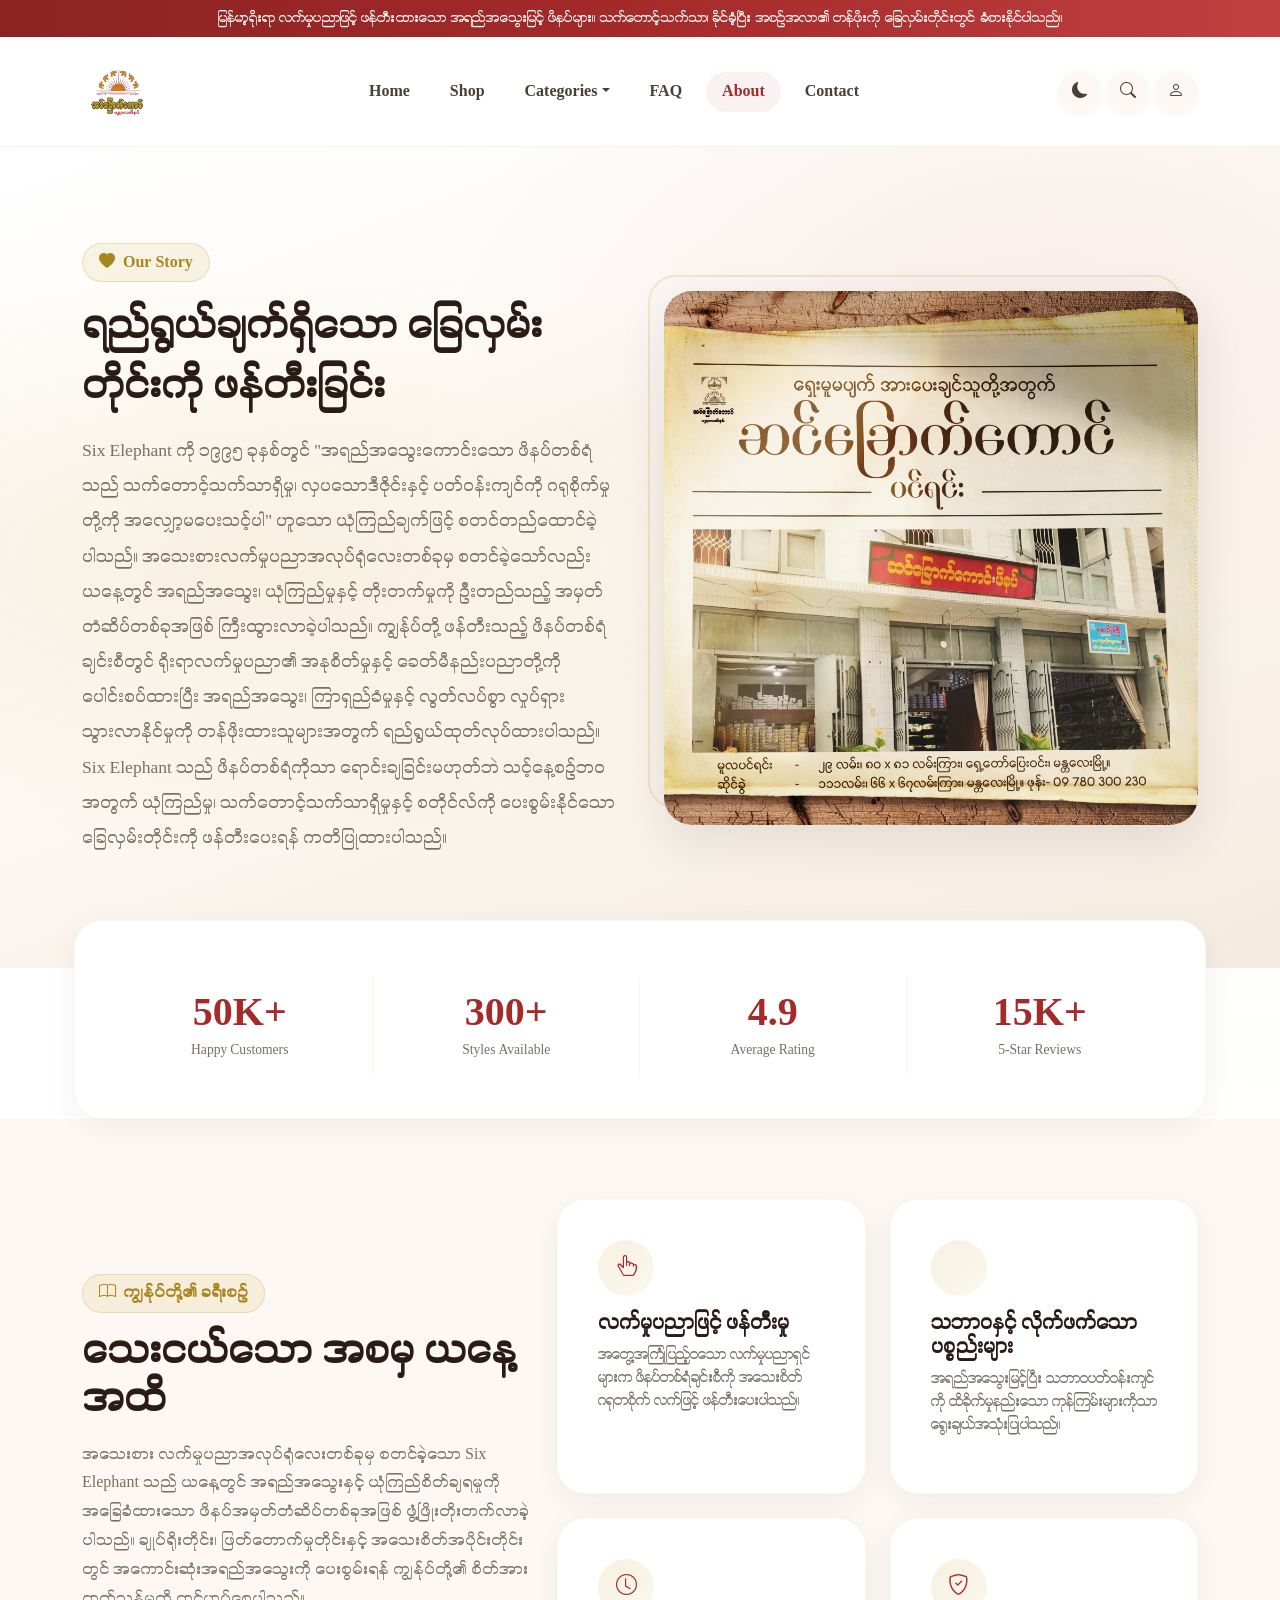
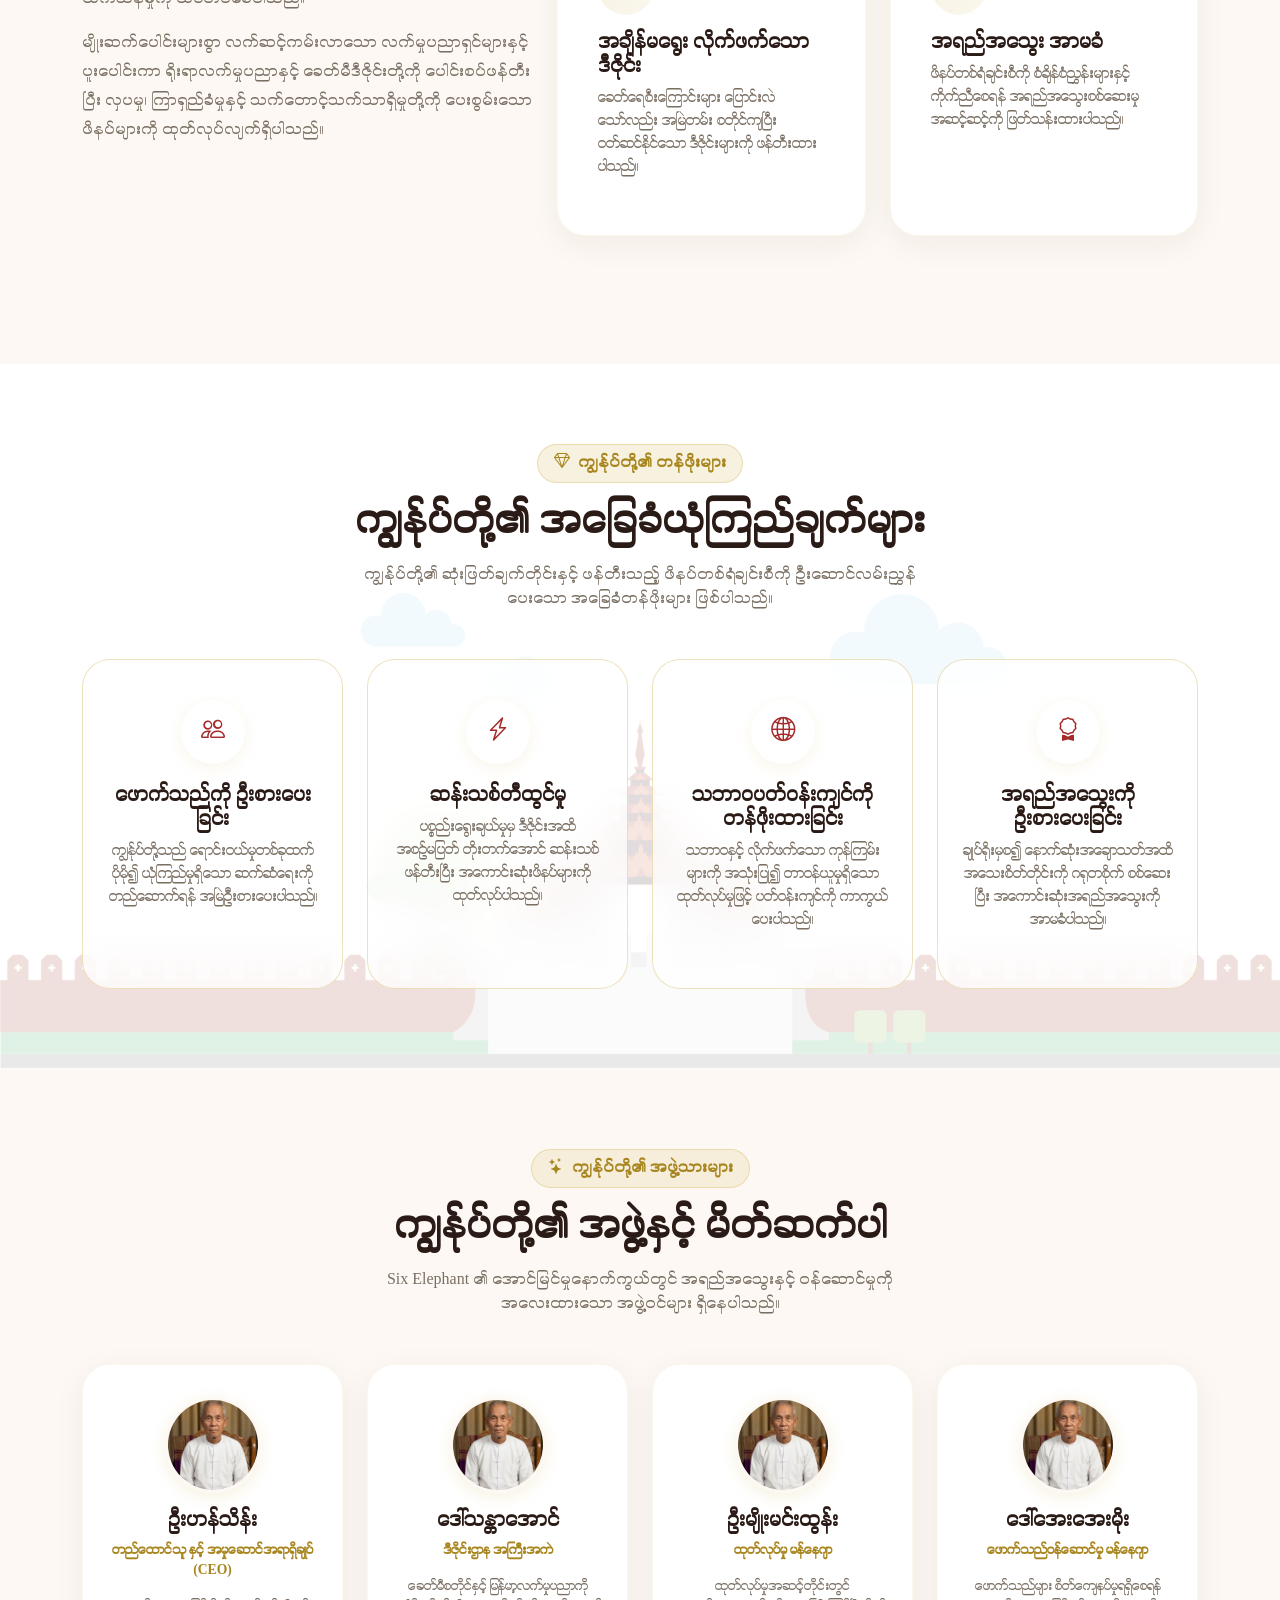
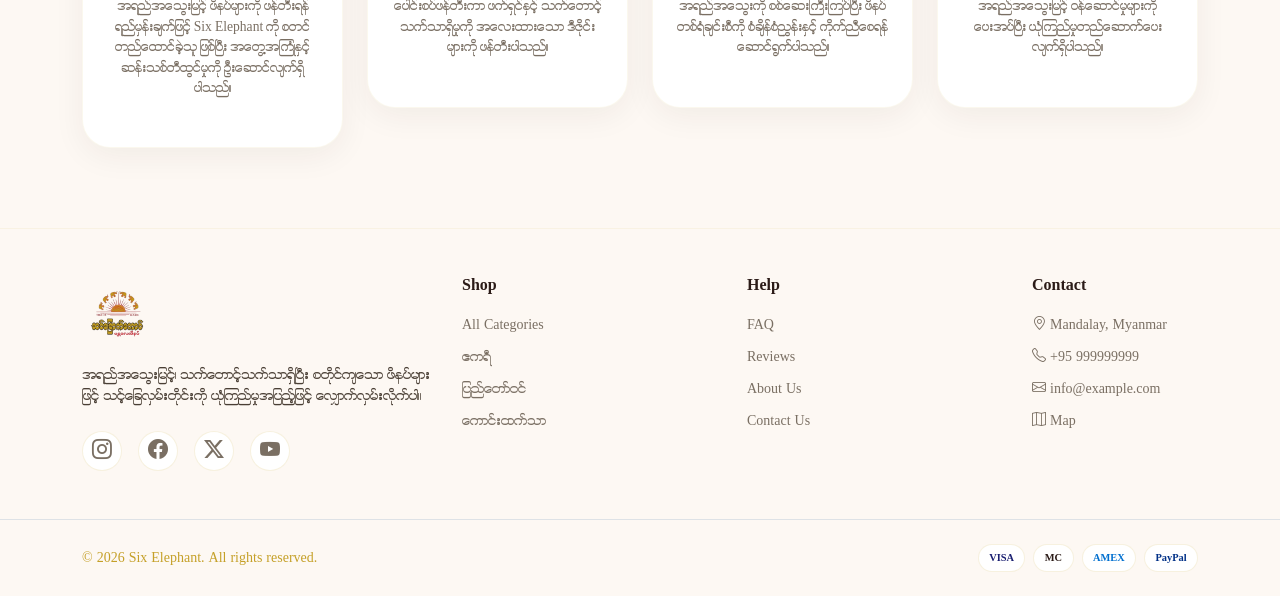
<file: about.html>
<!DOCTYPE html>
<html lang="en">
<head>
    <meta charset="UTF-8">
    <meta name="viewport" content="width=device-width, initial-scale=1.0">
    <meta name="description" content="Learn about Six Elephant - Premium Footwear. Our story, mission, values, and the team behind your favorite shoes.">
    <title>About Us - Six Elephant</title>
    <link rel="icon" href="images/logo.png" type="image/png">

    <link rel="preconnect" href="https://fonts.googleapis.com">
    <link rel="preconnect" href="https://fonts.gstatic.com" crossorigin>
    <link href="https://fonts.googleapis.com/css2?family=Inter:wght@400;500;600;700&family=Outfit:wght@400;500;600;700;800&display=swap" rel="stylesheet">

    <link href="https://cdn.jsdelivr.net/npm/bootstrap@5.3.3/dist/css/bootstrap.min.css" rel="stylesheet">
    <link href="https://cdn.jsdelivr.net/npm/bootstrap-icons@1.11.3/font/bootstrap-icons.min.css" rel="stylesheet">
    <link rel="stylesheet" href="css/style.css">

</head>
<body>

    <!-- Announcement Bar -->
    <div class="announcement-bar text-white py-2 text-center d-none d-md-block">
        မြန်မာ့ရိုးရာ လက်မှုပညာဖြင့် ဖန်တီးထားသော အရည်အသွေးမြင့် ဖိနပ်များ။ သက်တောင့်သက်သာ၊ ခိုင်ခံ့ပြီး အစဉ်အလာ၏ တန်ဖိုးကို ခြေလှမ်းတိုင်းတွင် ခံစားနိုင်ပါသည်။    
    </div>
    <div class="announcement-bar text-white py-2 text-center d-block d-md-none">
        အရည်အသွေးမြင့်၊ သက်တောင့်သက်သာရှိသော မြန်မာ့လက်မှုပညာ ဖိနပ်များ။
    </div>

    <!-- Navbar -->
    <nav class="navbar navbar-expand-lg bg-white sticky-top" id="mainNav">
        <div class="container">
            <a class="navbar-brand" href="index.html">
                <img src="images/logo.png" alt="Brand Logo">
            </a>

            <button class="navbar-toggler border-0" type="button" data-bs-toggle="collapse" data-bs-target="#navbarNav" aria-controls="navbarNav" aria-expanded="false" aria-label="Toggle navigation">
                <div class="hamburger">
                    <span></span>
                    <span></span>
                    <span></span>
                </div>
            </button>

            <div class="collapse navbar-collapse" id="navbarNav">
                <ul class="navbar-nav mx-auto gap-lg-2">
                    <li class="nav-item"><a class="nav-link" href="index.html">Home</a></li>
                    <li class="nav-item"><a class="nav-link" href="shop.html">Shop</a></li>
                    <li class="nav-item dropdown">
                        <a class="nav-link dropdown-toggle" href="#" id="categoriesDropdown" role="button" data-bs-toggle="dropdown" aria-expanded="false">Categories</a>
                        <ul class="dropdown-menu" aria-labelledby="categoriesDropdown">
                            <li><a class="dropdown-item" href="shop.html">All Categories</a></li>
                            <li><a class="dropdown-item" href="shop.html">ကောင်းထက်သာ</a></li>
                            <li><a class="dropdown-item" href="shop.html">ဧကရီ</a></li>
                            <li><a class="dropdown-item" href="shop.html">ပြည်တော်ဝင်</a></li>
                        </ul>
                    </li>
                    <li class="nav-item"><a class="nav-link" href="faq.html">FAQ</a></li>
                    <li class="nav-item"><a class="nav-link active" href="about.html">About</a></li>
                    <li class="nav-item"><a class="nav-link" href="contact.html">Contact</a></li>
                </ul>
                <div class="d-flex align-items-center gap-1">
                    <button class="nav-icon-btn" id="themeToggle" aria-label="Toggle theme"><i class="bi bi-moon-fill" id="themeIcon"></i></button>
                    <button class="nav-icon-btn" id="searchToggle" aria-label="Search"><i class="bi bi-search"></i></button>
                    <button class="nav-icon-btn" aria-label="Account"><i class="bi bi-person"></i></button>
                    
                </div>
            </div>
        </div>
    </nav>

    <!-- Search Overlay -->
    <div class="search-overlay" id="searchOverlay" role="dialog" aria-modal="true" aria-label="Search">
        <button class="search-close" id="searchClose" aria-label="Close search"><i class="bi bi-x-lg"></i></button>
        <div class="search-container">
            <form class="search-form" action="#" method="get" role="search">
                <i class="bi bi-search search-icon" id="searchInputIcon"></i>
                <input type="search" id="searchInput" placeholder="Search shoes, categories, styles..." autocomplete="off" spellcheck="false">
                <span class="search-underline"></span>
            </form>
            <div class="search-hints">
                <span>Press</span>
                <kbd><i class="bi bi-command"></i>K</kbd>
                <span>to search</span>
                <span class="mx-1 opacity-50">·</span>
                <kbd>ESC</kbd>
                <span>to close</span>
            </div>
        </div>
    </div>

    <main>
        <!-- About Hero -->
        <section class="about-hero">
            <div class="container">
                <div class="row align-items-center g-5">
                    <div class="col-lg-6">
                        <span class="about-hero-badge mb-3 d-inline-flex">
                            <i class="bi bi-heart-fill"></i> Our Story
                        </span>
                        <h1 class="display-font lh-base display-6 fw-bold mb-3">
                            ရည်ရွယ်ချက်ရှိသော ခြေလှမ်းတိုင်းကို ဖန်တီးခြင်း
                        </h1>
                        <p class="lh-lg text-justify">
                            Six Elephant ကို ၁၉၉၅ ခုနှစ်တွင် "အရည်အသွေးကောင်းသော ဖိနပ်တစ်ရံသည် သက်တောင့်သက်သာရှိမှု၊ လှပသောဒီဇိုင်းနှင့် ပတ်ဝန်းကျင်ကို ဂရုစိုက်မှုတို့ကို အလျှော့မပေးသင့်ပါ" ဟူသော ယုံကြည်ချက်ဖြင့် စတင်တည်ထောင်ခဲ့ပါသည်။

                            အသေးစားလက်မှုပညာအလုပ်ရုံလေးတစ်ခုမှ စတင်ခဲ့သော်လည်း ယနေ့တွင် အရည်အသွေး၊ ယုံကြည်မှုနှင့် တိုးတက်မှုကို ဦးတည်သည့် အမှတ်တံဆိပ်တစ်ခုအဖြစ် ကြီးထွားလာခဲ့ပါသည်။

                            ကျွန်ုပ်တို့ ဖန်တီးသည့် ဖိနပ်တစ်ရံချင်းစီတွင် ရိုးရာလက်မှုပညာ၏ အနုစိတ်မှုနှင့် ခေတ်မီနည်းပညာတို့ကို ပေါင်းစပ်ထားပြီး အရည်အသွေး၊ ကြာရှည်ခံမှုနှင့် လွတ်လပ်စွာ လှုပ်ရှားသွားလာနိုင်မှုကို တန်ဖိုးထားသူများအတွက် ရည်ရွယ်ထုတ်လုပ်ထားပါသည်။

                            Six Elephant သည် ဖိနပ်တစ်ရံကိုသာ ရောင်းချခြင်းမဟုတ်ဘဲ သင့်နေ့စဉ်ဘဝအတွက် ယုံကြည်မှု၊ သက်တောင့်သက်သာရှိမှုနှင့် စတိုင်လ်ကို ပေးစွမ်းနိုင်သော ခြေလှမ်းတိုင်းကို ဖန်တီးပေးရန် ကတိပြုထားပါသည်။
                        </p>
                    </div>
                    <div class="col-lg-6">
                        <div class="about-hero-image-wrap">
                            <img src="images/about.jpg" alt="Our craftsmanship" class="img-fluid about-hero-image">
                        </div>
                    </div>
                </div>
            </div>
        </section>

        <!-- Stats -->
        <div class="container">
            <div class="about-stats row g-3">
                <div class="col-6 col-md-3 about-stat-item">
                    <div class="about-stat-number">50K+</div>
                    <div class="about-stat-label">Happy Customers</div>
                </div>
                <div class="col-6 col-md-3 about-stat-item">
                    <div class="about-stat-number">300+</div>
                    <div class="about-stat-label">Styles Available</div>
                </div>
                <div class="col-6 col-md-3 about-stat-item">
                    <div class="about-stat-number">4.9</div>
                    <div class="about-stat-label">Average Rating</div>
                </div>
                <div class="col-6 col-md-3 about-stat-item">
                    <div class="about-stat-number">15K+</div>
                    <div class="about-stat-label">5-Star Reviews</div>
                </div>
            </div>
        </div>

        <!-- Story -->
        <!-- <section class="section-padding story-section">
            <div class="container">
                <div class="row align-items-center mb-5">
                    <div class="col-lg-5">
                        <span class="about-hero-badge mb-3 d-inline-flex">
                            <i class="bi bi-book"></i> Our Journey
                        </span>
                        <h2 class="display-font display-4 fw-bold mb-3">From Humble Beginnings</h2>
                        <p style="color:var(--text-muted);line-height:1.7;">
                            What began as a passion project in a small workshop has evolved into a brand trusted by thousands. Every stitch, every cut, every detail reflects our unwavering commitment to excellence.
                        </p>
                        <p style="color:var(--text-muted);line-height:1.7;">
                            We partner with skilled artisans who have perfected their craft over generations, combining time-honored techniques with contemporary design to create footwear that stands the test of time.
                        </p>
                    </div>
                    <div class="col-lg-7">
                        <div class="row g-4">
                            <div class="col-sm-6">
                                <div class="story-card">
                                    <div class="story-icon mb-3"><i class="bi bi-hand-index-thumb"></i></div>
                                    <h5 class="fw-bold mb-2">Artisan Crafted</h5>
                                    <p>Each pair is meticulously handcrafted by master artisans using techniques refined over decades.</p>
                                </div>
                            </div>
                            <div class="col-sm-6">
                                <div class="story-card">
                                    <div class="story-icon mb-3"><i class="bi bi-leaf"></i></div>
                                    <h5 class="fw-bold mb-2">Sustainable Materials</h5>
                                    <p>We source premium, eco-friendly materials that minimize our footprint without compromising quality.</p>
                                </div>
                            </div>
                            <div class="col-sm-6">
                                <div class="story-card">
                                    <div class="story-icon mb-3"><i class="bi bi-clock"></i></div>
                                    <h5 class="fw-bold mb-2">Timeless Design</h5>
                                    <p>Our designs transcend trends, creating footwear that remains stylish season after season.</p>
                                </div>
                            </div>
                            <div class="col-sm-6">
                                <div class="story-card">
                                    <div class="story-icon mb-3"><i class="bi bi-shield-check"></i></div>
                                    <h5 class="fw-bold mb-2">Quality Guaranteed</h5>
                                    <p>Every pair undergoes rigorous quality control to ensure it meets our exacting standards.</p>
                                </div>
                            </div>
                        </div>
                    </div>
                </div>
            </div>
        </section> -->

        <section class="section-padding story-section">
            <div class="container">
                <div class="row align-items-center mb-5">
                    <div class="col-lg-5">
                        <span class="about-hero-badge mb-3 d-inline-flex">
                            <i class="bi bi-book"></i> ကျွန်ုပ်တို့၏ ခရီးစဉ်
                        </span>

                        <h2 class="display-font display-6 fw-bold mb-3">
                            သေးငယ်သော အစမှ ယနေ့အထိ
                        </h2>

                        <p style="color:var(--text-muted);line-height:1.8;">
                            အသေးစား လက်မှုပညာအလုပ်ရုံလေးတစ်ခုမှ စတင်ခဲ့သော Six Elephant သည် ယနေ့တွင် အရည်အသွေးနှင့် ယုံကြည်စိတ်ချရမှုကို အခြေခံထားသော ဖိနပ်အမှတ်တံဆိပ်တစ်ခုအဖြစ် ဖွံ့ဖြိုးတိုးတက်လာခဲ့ပါသည်။ ချုပ်ရိုးတိုင်း၊ ဖြတ်တောက်မှုတိုင်းနှင့် အသေးစိတ်အပိုင်းတိုင်းတွင် အကောင်းဆုံးအရည်အသွေးကို ပေးစွမ်းရန် ကျွန်ုပ်တို့၏ စိတ်အားထက်သန်မှုကို ထင်ဟပ်စေပါသည်။
                        </p>

                        <p style="color:var(--text-muted);line-height:1.8;">
                            မျိုးဆက်ပေါင်းများစွာ လက်ဆင့်ကမ်းလာသော လက်မှုပညာရှင်များနှင့် ပူးပေါင်းကာ ရိုးရာလက်မှုပညာနှင့် ခေတ်မီဒီဇိုင်းတို့ကို ပေါင်းစပ်ဖန်တီးပြီး လှပမှု၊ ကြာရှည်ခံမှုနှင့် သက်တောင့်သက်သာရှိမှုတို့ကို ပေးစွမ်းသော ဖိနပ်များကို ထုတ်လုပ်လျက်ရှိပါသည်။
                        </p>
                    </div>

                    <div class="col-lg-7">
                        <div class="row g-4">

                            <div class="col-sm-6">
                                <div class="story-card">
                                    <div class="story-icon mb-3">
                                        <i class="bi bi-hand-index-thumb"></i>
                                    </div>
                                    <h5 class="fw-bold mb-2">လက်မှုပညာဖြင့် ဖန်တီးမှု</h5>
                                    <p>
                                        အတွေ့အကြုံပြည့်ဝသော လက်မှုပညာရှင်များက ဖိနပ်တစ်ရံချင်းစီကို အသေးစိတ်ဂရုတစိုက် လက်ဖြင့် ဖန်တီးပေးပါသည်။
                                    </p>
                                </div>
                            </div>

                            <div class="col-sm-6">
                                <div class="story-card">
                                    <div class="story-icon mb-3">
                                        <i class="bi bi-leaf"></i>
                                    </div>
                                    <h5 class="fw-bold mb-2">သဘာဝနှင့် လိုက်ဖက်သော ပစ္စည်းများ</h5>
                                    <p>
                                        အရည်အသွေးမြင့်ပြီး သဘာဝပတ်ဝန်းကျင်ကို ထိခိုက်မှုနည်းသော ကုန်ကြမ်းများကိုသာ ရွေးချယ်အသုံးပြုပါသည်။
                                    </p>
                                </div>
                            </div>

                            <div class="col-sm-6">
                                <div class="story-card">
                                    <div class="story-icon mb-3">
                                        <i class="bi bi-clock"></i>
                                    </div>
                                    <h5 class="fw-bold mb-2">အချိန်မရွေး လိုက်ဖက်သော ဒီဇိုင်း</h5>
                                    <p>
                                        ခေတ်ရေစီးကြောင်းများ ပြောင်းလဲသော်လည်း အမြဲတမ်း စတိုင်ကျပြီး ဝတ်ဆင်နိုင်သော ဒီဇိုင်းများကို ဖန်တီးထားပါသည်။
                                    </p>
                                </div>
                            </div>

                            <div class="col-sm-6">
                                <div class="story-card">
                                    <div class="story-icon mb-3">
                                        <i class="bi bi-shield-check"></i>
                                    </div>
                                    <h5 class="fw-bold mb-2">အရည်အသွေး အာမခံ</h5>
                                    <p>
                                        ဖိနပ်တစ်ရံချင်းစီကို စံချိန်စံညွှန်းများနှင့် ကိုက်ညီစေရန် အရည်အသွေးစစ်ဆေးမှု အဆင့်ဆင့်ကို ဖြတ်သန်းထားပါသည်။
                                    </p>
                                </div>
                            </div>

                        </div>
                    </div>
                </div>
            </div>
        </section>

        <!-- Values -->
        <!-- <section class="section-padding values-section">
            <div class="container">
                <div class="text-center mb-5">
                    <span class="about-hero-badge mb-3 d-inline-flex">
                        <i class="bi bi-gem"></i> What We Stand For
                    </span>
                    <h2 class="display-font display-4 fw-bold mb-3">Our Core Values</h2>
                    <p class="mx-auto" style="max-width:560px;color:var(--text-muted);">The principles that guide every decision we make and every shoe we create.</p>
                </div>
                <div class="row g-4">
                    <div class="col-sm-6 col-lg-3">
                        <div class="value-card">
                            <div class="value-icon"><i class="bi bi-people"></i></div>
                            <h5 class="fw-bold mb-2">Community First</h5>
                            <p>We build relationships, not just transactions. Our community is at the heart of everything we do.</p>
                        </div>
                    </div>
                    <div class="col-sm-6 col-lg-3">
                        <div class="value-card">
                            <div class="value-icon"><i class="bi bi-lightning-charge"></i></div>
                            <h5 class="fw-bold mb-2">Constant Innovation</h5>
                            <p>We never stop improving. From materials to design, we push boundaries to deliver the best.</p>
                        </div>
                    </div>
                    <div class="col-sm-6 col-lg-3">
                        <div class="value-card">
                            <div class="value-icon"><i class="bi bi-globe2"></i></div>
                            <h5 class="fw-bold mb-2">Sustainability</h5>
                            <p>Our commitment to the planet is woven into every pair. Eco-conscious choices, responsible production.</p>
                        </div>
                    </div>
                    <div class="col-sm-6 col-lg-3">
                        <div class="value-card">
                            <div class="value-icon"><i class="bi bi-award"></i></div>
                            <h5 class="fw-bold mb-2">Uncompromising Quality</h5>
                            <p>We refuse to cut corners. Every detail matters, from the first stitch to the final polish.</p>
                        </div>
                    </div>
                </div>
            </div>
        </section> -->


        <section class="section-padding values-section">
            <div class="container">
                <div class="text-center mb-5">
                    <span class="about-hero-badge mb-3 d-inline-flex">
                        <i class="bi bi-gem"></i> ကျွန်ုပ်တို့၏ တန်ဖိုးများ
                    </span>

                    <h2 class="display-font display-6 fw-bold mb-3">
                        ကျွန်ုပ်တို့၏ အခြေခံယုံကြည်ချက်များ
                    </h2>

                    <p class="mx-auto" style="max-width:560px;color:var(--text-muted);">
                        ကျွန်ုပ်တို့၏ ဆုံးဖြတ်ချက်တိုင်းနှင့် ဖန်တီးသည့် ဖိနပ်တစ်ရံချင်းစီကို ဦးဆောင်လမ်းညွှန်ပေးသော အခြေခံတန်ဖိုးများ ဖြစ်ပါသည်။
                    </p>
                </div>

                <div class="row g-4">

                    <div class="col-sm-6 col-lg-3">
                        <div class="value-card">
                            <div class="value-icon">
                                <i class="bi bi-people"></i>
                            </div>

                            <h5 class="fw-bold mb-2">
                                ဖောက်သည်ကို ဦးစားပေးခြင်း
                            </h5>

                            <p>
                                ကျွန်ုပ်တို့သည် ရောင်းဝယ်မှုတစ်ခုထက် ပိုမို၍ ယုံကြည်မှုရှိသော ဆက်ဆံရေးကို တည်ဆောက်ရန် အမြဲဦးစားပေးပါသည်။
                            </p>
                        </div>
                    </div>

                    <div class="col-sm-6 col-lg-3">
                        <div class="value-card">
                            <div class="value-icon">
                                <i class="bi bi-lightning-charge"></i>
                            </div>

                            <h5 class="fw-bold mb-2">
                                ဆန်းသစ်တီထွင်မှု
                            </h5>

                            <p>
                                ပစ္စည်းရွေးချယ်မှုမှ ဒီဇိုင်းအထိ အစဉ်မပြတ် တိုးတက်အောင် ဆန်းသစ်ဖန်တီးပြီး အကောင်းဆုံးဖိနပ်များကို ထုတ်လုပ်ပါသည်။
                            </p>
                        </div>
                    </div>

                    <div class="col-sm-6 col-lg-3">
                        <div class="value-card">
                            <div class="value-icon">
                                <i class="bi bi-globe2"></i>
                            </div>

                            <h5 class="fw-bold mb-2">
                                သဘာဝပတ်ဝန်းကျင်ကို တန်ဖိုးထားခြင်း
                            </h5>

                            <p>
                                သဘာဝနှင့် လိုက်ဖက်သော ကုန်ကြမ်းများကို အသုံးပြု၍ တာဝန်ယူမှုရှိသော ထုတ်လုပ်မှုဖြင့် ပတ်ဝန်းကျင်ကို ကာကွယ်ပေးပါသည်။
                            </p>
                        </div>
                    </div>

                    <div class="col-sm-6 col-lg-3">
                        <div class="value-card">
                            <div class="value-icon">
                                <i class="bi bi-award"></i>
                            </div>

                            <h5 class="fw-bold mb-2">
                                အရည်အသွေးကို ဦးစားပေးခြင်း
                            </h5>

                            <p>
                                ချုပ်ရိုးမှစ၍ နောက်ဆုံးအချောသတ်အထိ အသေးစိတ်တိုင်းကို ဂရုတစိုက် စစ်ဆေးပြီး အကောင်းဆုံးအရည်အသွေးကို အာမခံပါသည်။
                            </p>
                        </div>
                    </div>

                </div>
            </div>
        </section>


        <!-- Team -->
        <!-- <section class="section-padding bg-cream">
            <div class="container">
                <div class="text-center mb-5">
                    <span class="about-hero-badge mb-3 d-inline-flex">
                        <i class="bi bi-stars"></i> The People
                    </span>
                    <h2 class="display-font display-4 fw-bold mb-3">Meet Our Team</h2>
                    <p class="mx-auto" style="max-width:560px;color:var(--text-muted);">The passionate individuals who bring Six Elephant to life every day.</p>
                </div>
                <div class="row g-4">
                    <div class="col-sm-6 col-lg-3">
                        <div class="team-card">
                            <img src="images/ceo.png" alt="Marcus Chen">
                            <h5 class="fw-bold">U Han Thein</h5>
                            <p class="team-role">Founder & CEO</p>
                            <p>Visionary leader with 20 years in footwear design and a passion for sustainable innovation.</p>
                        </div>
                    </div>
                    <div class="col-sm-6 col-lg-3">
                        <div class="team-card">
                            <img src="images/ceo.png" alt="Emily Rodriguez">
                            <h5 class="fw-bold">Emily Rodriguez</h5>
                            <p class="team-role">Head of Design</p>
                            <p>Award-winning designer whose work blends contemporary aesthetics with timeless craftsmanship.</p>
                        </div>
                    </div>
                    <div class="col-sm-6 col-lg-3">
                        <div class="team-card">
                            <img src="images/ceo.png" alt="David Kim">
                            <h5 class="fw-bold">David Kim</h5>
                            <p class="team-role">Master Artisan</p>
                            <p>Third-generation shoemaker with an eye for detail and a commitment to traditional techniques.</p>
                        </div>
                    </div>
                    <div class="col-sm-6 col-lg-3">
                        <div class="team-card">
                            <img src="images/ceo.png" alt="Sarah Thompson">
                            <h5 class="fw-bold">Sarah Thompson</h5>
                            <p class="team-role">Sustainability Lead</p>
                            <p>Driving our eco-initiatives and ensuring every step we take is a step toward a greener future.</p>
                        </div>
                    </div>
                </div>
            </div>
        </section> -->

        <section class="section-padding bg-cream">
            <div class="container">

                <div class="text-center mb-5">
                    <span class="about-hero-badge mb-3 d-inline-flex">
                        <i class="bi bi-stars"></i> ကျွန်ုပ်တို့၏ အဖွဲ့သားများ
                    </span>

                    <h2 class="display-font display-6 fw-bold mb-3">
                        ကျွန်ုပ်တို့၏ အဖွဲ့နှင့် မိတ်ဆက်ပါ
                    </h2>

                    <p class="mx-auto" style="max-width:560px;color:var(--text-muted);">
                        Six Elephant ၏ အောင်မြင်မှုနောက်ကွယ်တွင် အရည်အသွေးနှင့် ဝန်ဆောင်မှုကို အလေးထားသော အဖွဲ့ဝင်များ ရှိနေပါသည်။
                    </p>
                </div>

                <div class="row g-4">

                    <div class="col-sm-6 col-lg-3">
                        <div class="team-card">
                            <img src="images/ceo.png" alt="Founder & CEO">

                            <h5 class="fw-bold">ဦးဟန်သိန်း</h5>

                            <p class="team-role">
                                တည်ထောင်သူ နှင့် အမှုဆောင်အရာရှိချုပ် (CEO)
                            </p>

                            <p>
                                အရည်အသွေးမြင့် ဖိနပ်များကို ဖန်တီးရန် ရည်မှန်းချက်ဖြင့် Six Elephant ကို စတင်တည်ထောင်ခဲ့သူ ဖြစ်ပြီး အတွေ့အကြုံနှင့် ဆန်းသစ်တီထွင်မှုကို ဦးဆောင်လျက်ရှိပါသည်။
                            </p>
                        </div>
                    </div>

                    <div class="col-sm-6 col-lg-3">
                        <div class="team-card">
                            <img src="images/ceo.png" alt="Design Director">

                            <h5 class="fw-bold">ဒေါ်သန္တာအောင်</h5>

                            <p class="team-role">
                                ဒီဇိုင်းဌာန အကြီးအကဲ
                            </p>

                            <p>
                                ခေတ်မီစတိုင်နှင့် မြန်မာ့လက်မှုပညာကို ပေါင်းစပ်ဖန်တီးကာ ဖက်ရှင်နှင့် သက်တောင့်သက်သာရှိမှုကို အလေးထားသော ဒီဇိုင်းများကို ဖန်တီးပါသည်။
                            </p>
                        </div>
                    </div>

                    <div class="col-sm-6 col-lg-3">
                        <div class="team-card">
                            <img src="images/ceo.png" alt="Production Manager">

                            <h5 class="fw-bold">ဦးမျိုးမင်းထွန်း</h5>

                            <p class="team-role">
                                ထုတ်လုပ်မှု မန်နေဂျာ
                            </p>

                            <p>
                                ထုတ်လုပ်မှုအဆင့်တိုင်းတွင် အရည်အသွေးကို စစ်ဆေးကြီးကြပ်ပြီး ဖိနပ်တစ်ရံချင်းစီကို စံချိန်စံညွှန်းနှင့် ကိုက်ညီစေရန် ဆောင်ရွက်ပါသည်။
                            </p>
                        </div>
                    </div>

                    <div class="col-sm-6 col-lg-3">
                        <div class="team-card">
                            <img src="images/ceo.png" alt="Customer Service Manager">

                            <h5 class="fw-bold">ဒေါ်အေးအေးမိုး</h5>

                            <p class="team-role">
                                ဖောက်သည်ဝန်ဆောင်မှု မန်နေဂျာ
                            </p>

                            <p>
                                ဖောက်သည်များ စိတ်ကျေနပ်မှုရရှိစေရန် အရည်အသွေးမြင့် ဝန်ဆောင်မှုများကို ပေးအပ်ပြီး ယုံကြည်မှုတည်ဆောက်ပေးလျက်ရှိပါသည်။
                            </p>
                        </div>
                    </div>

                </div>

            </div>
        </section>


        <!-- Newsletter CTA -->
        <!-- <section class="section-padding">
            <div class="container">
                <div class="newsletter-cta text-center position-relative">
                    <div class="position-relative" style="z-index:1;">
                        <span class="badge rounded-pill px-3 py-2 mb-3" style="background:rgba(255,255,255,0.15);color:#fff;border:1px solid rgba(255,255,255,0.2);">Stay Connected</span>
                        <h2 class="display-font display-5 fw-bold mb-3">Join the Six Elephant Family</h2>
                        <p class="mx-auto mb-4" style="max-width:520px;">Be the first to know about new drops, exclusive offers, and behind-the-scenes stories.</p>
                        <form class="newsletter-form" onsubmit="event.preventDefault();alert('Thanks for subscribing!');">
                            <input type="email" placeholder="Enter your email" required>
                            <button type="submit" class="btn btn-gold btn-rounded">Subscribe</button>
                        </form>
                    </div>
                </div>
            </div>
        </section> -->
    </main>

    <!-- Footer -->
    <footer id="footer" class="footer-section">
        <div class="container py-5">
            <div class="row">
                <div class="col-sm-6 col-md-4">
                    <a href="#" class="footer-brand d-inline-block mb-3">
                        <img src="images/logo.png" alt="Brand Logo" class="img-fluid">
                    </a>
                    <p class="small">
                        အရည်အသွေးမြင့်၊ သက်တောင့်သက်သာရှိပြီး စတိုင်ကျသော ဖိနပ်များဖြင့် သင့်ခြေလှမ်းတိုင်းကို ယုံကြည်မှုအပြည့်ဖြင့် လျှောက်လှမ်းလိုက်ပါ။
                    </p>
                    <div class="d-flex gap-3 mt-4">
                        <a href="#" class="social-link" aria-label="Instagram"><i class="bi bi-instagram fs-5"></i></a>
                        <a href="#" class="social-link" aria-label="Facebook"><i class="bi bi-facebook fs-5"></i></a>
                        <a href="#" class="social-link" aria-label="Twitter"><i class="bi bi-twitter-x fs-5"></i></a>
                        <a href="#" class="social-link" aria-label="YouTube"><i class="bi bi-youtube fs-5"></i></a>
                    </div>
                </div>
                <div class="col-6 col-sm-3 col-md-3">
                    <h6 class="fw-semibold mb-3">Shop</h6>
                    <ul class="list-unstyled d-flex flex-column gap-2">
                        <li><a href="#" class="footer-link">All Categories</a></li>
                        <li><a href="#" class="footer-link">ဧကရီ</a></li>
                        <li><a href="#" class="footer-link">ပြည်တော်ဝင်</a></li>
                        <li><a href="#" class="footer-link">ကောင်းထက်သာ</a></li>
                    </ul>
                </div>
                <div class="col-6 col-sm-3 col-md-3">
                    <h6 class="fw-semibold mb-3">Help</h6>
                    <ul class="list-unstyled d-flex flex-column gap-2">
                        <li><a href="#" class="footer-link">FAQ</a></li>
                        <li><a href="#" class="footer-link">Reviews</a></li>
                        <li><a href="#" class="footer-link">About Us</a></li>
                        <li><a href="#" class="footer-link">Contact Us</a></li>
                    </ul>
                </div>
                <div class="col-sm-6 col-md-2">
                    <h6 class="fw-semibold mb-3">Contact</h6>
                    <ul class="list-unstyled d-flex flex-column gap-2">
                        <li><a href="#" class="footer-link"><i class="bi bi-geo-alt"></i> Mandalay, Myanmar</a></li>
                        <li><a href="#" class="footer-link"><i class="bi bi-telephone"></i> +95 999999999</a></li>
                        <li><a href="#" class="footer-link"><i class="bi bi-envelope"></i> info@example.com</a></li>
                        <li><a href="#" class="footer-link"><i class="bi bi-map"></i> Map</a></li>
                        
                    </ul>
                </div>
            </div>
        </div>
        <div class="border-top">
            <div class="container py-4">
                <div class="d-flex flex-column flex-md-row justify-content-between align-items-center gap-3">
                    <p class="text-secondary small mb-0">&copy; 2026 Six Elephant. All rights reserved.</p>
                    <div class="d-flex gap-2">
                        <span class="payment-icon" style="color:#1A1F71;">VISA</span>
                        <span class="payment-icon">MC</span>
                        <span class="payment-icon" style="color:#006FCF;">AMEX</span>
                        <span class="payment-icon" style="color:#003087;">PayPal</span>
                    </div>
                </div>
            </div>
        </div>
    </footer>

    <script src="https://cdn.jsdelivr.net/npm/bootstrap@5.3.3/dist/js/bootstrap.bundle.min.js"></script>
    <script>
        const nav = document.getElementById('mainNav');
        window.addEventListener('scroll', () => {
            nav.classList.toggle('scrolled', window.scrollY > 10);
        });

        const navbarCollapse = document.getElementById('navbarNav');
        const hamburger = document.querySelector('.hamburger');
        if (navbarCollapse && hamburger) {
            navbarCollapse.addEventListener('shown.bs.collapse', () => hamburger.classList.add('active'));
            navbarCollapse.addEventListener('hidden.bs.collapse', () => hamburger.classList.remove('active'));
        }
    </script>
    <script>
        (function() {
            const themeToggle = document.getElementById('themeToggle');
            const themeIcon = document.getElementById('themeIcon');

            function setIcon(theme) {
                if (!themeIcon) return;
                themeIcon.className = theme === 'dark' ? 'bi bi-sun-fill' : 'bi bi-moon-fill';
            }

            function applyTheme(theme) {
                if (theme === 'dark') {
                    document.body.classList.add('dark');
                } else {
                    document.body.classList.remove('dark');
                }
                setIcon(theme);
                try { localStorage.setItem('theme', theme); } catch (e) {}
            }

            const stored = (function() {
                try { return localStorage.getItem('theme'); } catch(e){ return null; }
            })();

            const initial = stored || 'light';
            applyTheme(initial);

            if (themeToggle) {
                themeToggle.addEventListener('click', () => {
                    const newTheme = document.body.classList.contains('dark') ? 'light' : 'dark';
                    applyTheme(newTheme);
                });
            }
        })();
    </script>
    <script>
        (function() {
            const overlay = document.getElementById('searchOverlay');
            const toggle = document.getElementById('searchToggle');
            const close = document.getElementById('searchClose');
            const input = document.getElementById('searchInput');
            const icon = document.getElementById('searchInputIcon');

            function openSearch() {
                overlay.classList.add('active');
                document.body.style.overflow = 'hidden';
                setTimeout(() => input && input.focus(), 100);
                if (icon) icon.classList.add('focused');
            }

            function closeSearch() {
                overlay.classList.remove('active');
                document.body.style.overflow = '';
                if (input) input.value = '';
                if (icon) icon.classList.remove('focused');
            }

            if (toggle) toggle.addEventListener('click', openSearch);
            if (close) close.addEventListener('click', closeSearch);

            overlay.addEventListener('click', function(e) {
                if (e.target === overlay) closeSearch();
            });

            document.addEventListener('keydown', function(e) {
                if ((e.metaKey || e.ctrlKey) && e.key === 'k') {
                    e.preventDefault();
                    overlay.classList.contains('active') ? closeSearch() : openSearch();
                }
                if (e.key === 'Escape' && overlay.classList.contains('active')) {
                    closeSearch();
                }
            });

            if (input) {
                input.addEventListener('focus', function() {
                    if (icon) icon.classList.add('focused');
                });
                input.addEventListener('blur', function() {
                    if (!input.value) icon.classList.remove('focused');
                });
            }
        })();
    </script>
</body>
</html>
</file>
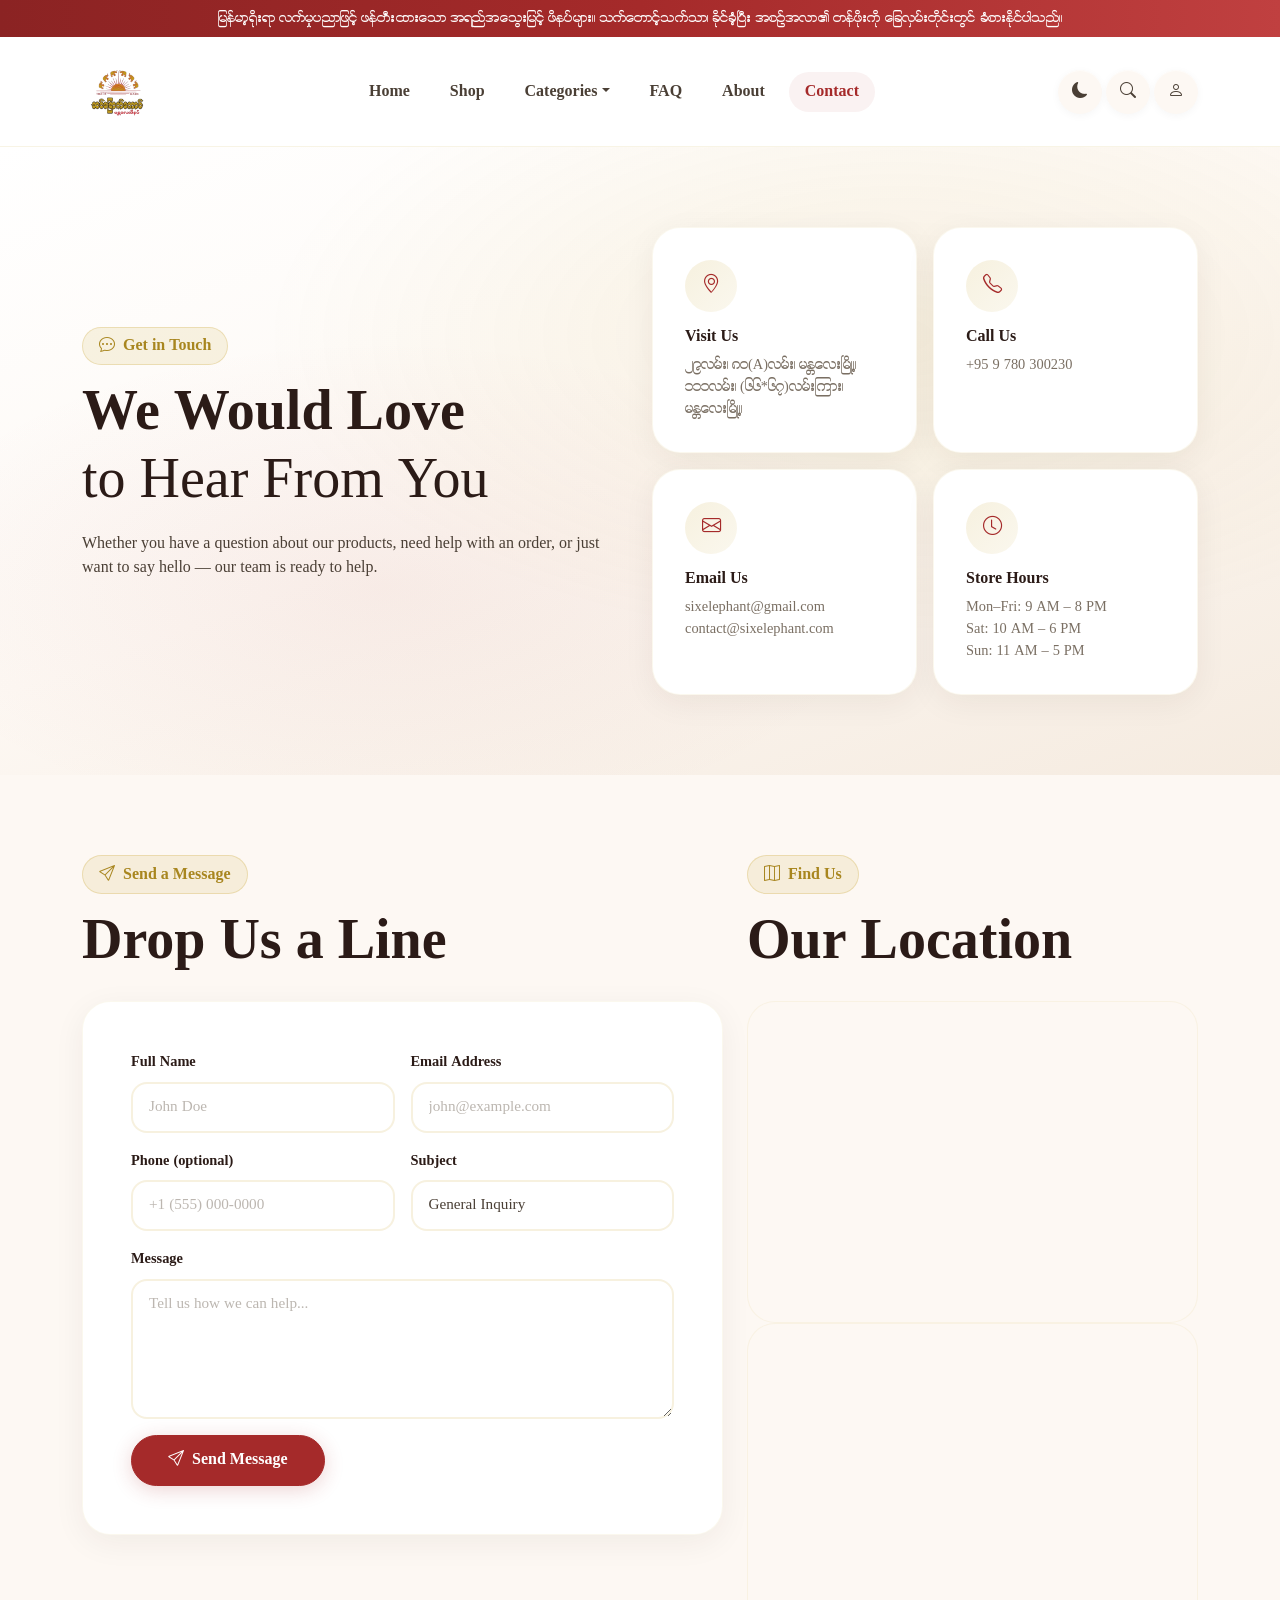
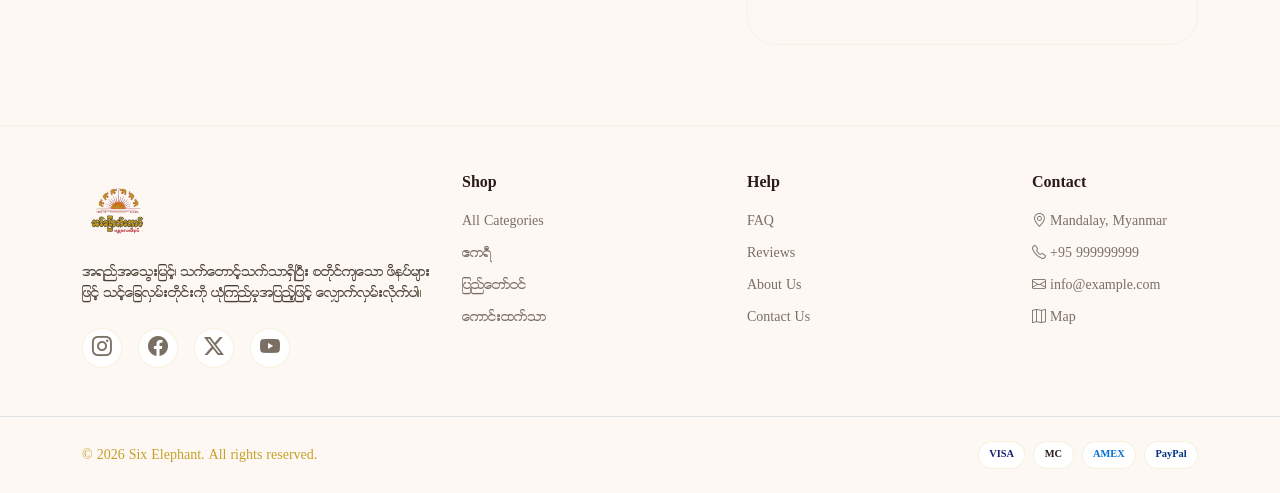
<file: contact.html>
<!DOCTYPE html>
<html lang="en">
<head>
    <meta charset="UTF-8">
    <meta name="viewport" content="width=device-width, initial-scale=1.0">
    <meta name="description" content="Get in touch with Six Elephant. Visit our store, call us, or send a message. We are here to help with any questions or inquiries.">
    <title>Contact Us - Six Elephant</title>
    <link rel="icon" href="images/logo.png" type="image/png">

    <link rel="preconnect" href="https://fonts.googleapis.com">
    <link rel="preconnect" href="https://fonts.gstatic.com" crossorigin>
    <link href="https://fonts.googleapis.com/css2?family=Inter:wght@400;500;600;700&family=Outfit:wght@400;500;600;700;800&display=swap" rel="stylesheet">

    <link href="https://cdn.jsdelivr.net/npm/bootstrap@5.3.3/dist/css/bootstrap.min.css" rel="stylesheet">
    <link href="https://cdn.jsdelivr.net/npm/bootstrap-icons@1.11.3/font/bootstrap-icons.min.css" rel="stylesheet">
    <link rel="stylesheet" href="css/style.css">

</head>
<body>

    <!-- Announcement Bar -->
    <div class="announcement-bar text-white py-2 text-center d-none d-md-block">
        မြန်မာ့ရိုးရာ လက်မှုပညာဖြင့် ဖန်တီးထားသော အရည်အသွေးမြင့် ဖိနပ်များ။ သက်တောင့်သက်သာ၊ ခိုင်ခံ့ပြီး အစဉ်အလာ၏ တန်ဖိုးကို ခြေလှမ်းတိုင်းတွင် ခံစားနိုင်ပါသည်။    
    </div>
    <div class="announcement-bar text-white py-2 text-center d-block d-md-none">
        အရည်အသွေးမြင့်၊ သက်တောင့်သက်သာရှိသော မြန်မာ့လက်မှုပညာ ဖိနပ်များ။
    </div>

    <!-- Navbar -->
    <nav class="navbar navbar-expand-lg bg-white sticky-top" id="mainNav">
        <div class="container">
            <a class="navbar-brand" href="index.html">
                <img src="images/logo.png" alt="Brand Logo">
            </a>

            <button class="navbar-toggler border-0" type="button" data-bs-toggle="collapse" data-bs-target="#navbarNav" aria-controls="navbarNav" aria-expanded="false" aria-label="Toggle navigation">
                <div class="hamburger">
                    <span></span>
                    <span></span>
                    <span></span>
                </div>
            </button>

            <div class="collapse navbar-collapse" id="navbarNav">
                <ul class="navbar-nav mx-auto gap-lg-2">
                    <li class="nav-item"><a class="nav-link" href="index.html">Home</a></li>
                    <li class="nav-item"><a class="nav-link" href="shop.html">Shop</a></li>
                    <li class="nav-item dropdown">
                        <a class="nav-link dropdown-toggle" href="#" id="categoriesDropdown" role="button" data-bs-toggle="dropdown" aria-expanded="false">Categories</a>
                        <ul class="dropdown-menu" aria-labelledby="categoriesDropdown">
                            <li><a class="dropdown-item" href="shop.html">All Categories</a></li>
                            <li><a class="dropdown-item" href="shop.html">ကောင်းထက်သာ</a></li>
                            <li><a class="dropdown-item" href="shop.html">ဧကရီ</a></li>
                            <li><a class="dropdown-item" href="shop.html">ပြည်တော်ဝင်</a></li>
                        </ul>
                    </li>
                    <li class="nav-item"><a class="nav-link" href="faq.html">FAQ</a></li>
                    <li class="nav-item"><a class="nav-link" href="about.html">About</a></li>
                    <li class="nav-item"><a class="nav-link active" href="contact.html">Contact</a></li>
                </ul>
                <div class="d-flex align-items-center gap-1">
                    <button class="nav-icon-btn" id="themeToggle" aria-label="Toggle theme"><i class="bi bi-moon-fill" id="themeIcon"></i></button>
                    <button class="nav-icon-btn" id="searchToggle" aria-label="Search"><i class="bi bi-search"></i></button>
                    <button class="nav-icon-btn" aria-label="Account"><i class="bi bi-person"></i></button>
                    
                </div>
            </div>
        </div>
    </nav>

    <!-- Search Overlay -->
    <div class="search-overlay" id="searchOverlay" role="dialog" aria-modal="true" aria-label="Search">
        <button class="search-close" id="searchClose" aria-label="Close search"><i class="bi bi-x-lg"></i></button>
        <div class="search-container">
            <form class="search-form" action="#" method="get" role="search">
                <i class="bi bi-search search-icon" id="searchInputIcon"></i>
                <input type="search" id="searchInput" placeholder="Search shoes, categories, styles..." autocomplete="off" spellcheck="false">
                <span class="search-underline"></span>
            </form>
            <div class="search-hints">
                <span>Press</span>
                <kbd><i class="bi bi-command"></i>K</kbd>
                <span>to search</span>
                <span class="mx-1 opacity-50">·</span>
                <kbd>ESC</kbd>
                <span>to close</span>
            </div>
        </div>
    </div>

    <main>
        <!-- Contact Hero -->
        <section class="contact-hero">
            <div class="container">
                <div class="row align-items-center g-4">
                    <div class="col-lg-6">
                        <span class="about-hero-badge mb-3 d-inline-flex">
                            <i class="bi bi-chat-dots"></i> Get in Touch
                        </span>
                        <h1 class="display-font display-4 fw-bold mb-3">
                            We Would Love<br>
                            <span class="highlight">to Hear From You</span>
                        </h1>
                        <p>
                            Whether you have a question about our products, need help with an order, or just want to say hello — our team is ready to help.
                        </p>
                    </div>
                    <div class="col-lg-6">
                        <div class="row g-3">
                            <div class="col-sm-6">
                                <div class="contact-info-card d-flex flex-column gap-3">
                                    <div class="contact-icon"><i class="bi bi-geo-alt"></i></div>
                                    <div>
                                        <h6 class="fw-bold">Visit Us</h6>
                                        <p>၂၉လမ်း၊ ၈၀(A)လမ်း၊ မန္တလေးမြို့။ ၁၁၁လမ်း၊ (၆၆*၆၇)လမ်းကြား၊ မန္တလေးမြို့။</p>
                                    </div>
                                </div>
                            </div>
                            <div class="col-sm-6">
                                <div class="contact-info-card d-flex flex-column gap-3">
                                    <div class="contact-icon"><i class="bi bi-telephone"></i></div>
                                    <div>
                                        <h6 class="fw-bold">Call Us</h6>
                                        <p>+95 9 780 300230</p>
                                    </div>
                                </div>
                            </div>
                            <div class="col-sm-6">
                                <div class="contact-info-card d-flex flex-column gap-3">
                                    <div class="contact-icon"><i class="bi bi-envelope"></i></div>
                                    <div>
                                        <h6 class="fw-bold">Email Us</h6>
                                        <p><a href="mailto:sixelephant@gmail.com">sixelephant@gmail.com</a><br><a href="mailto:contact@sixelephant.com">contact@sixelephant.com</a></p>
                                    </div>
                                </div>
                            </div>
                            <div class="col-sm-6">
                                <div class="contact-info-card d-flex flex-column gap-3">
                                    <div class="contact-icon"><i class="bi bi-clock"></i></div>
                                    <div>
                                        <h6 class="fw-bold">Store Hours</h6>
                                        <p>Mon–Fri: 9 AM – 8 PM<br>Sat: 10 AM – 6 PM<br>Sun: 11 AM – 5 PM</p>
                                    </div>
                                </div>
                            </div>
                        </div>
                    </div>
                </div>
            </div>
        </section>

        <!-- Contact Form + Map -->
        <section class="section-padding bg-cream">
            <div class="container">
                <div class="row">
                    <div class="col-lg-7">
                        <span class="about-hero-badge mb-3 d-inline-flex">
                            <i class="bi bi-send"></i> Send a Message
                        </span>
                        <h2 class="display-font display-4 fw-bold mb-4">Drop Us a Line</h2>
                        <div class="contact-form-wrap">
                            <form onsubmit="event.preventDefault();alert('Message sent! We will get back to you soon.');">
                                <div class="row g-3">
                                    <div class="col-sm-6">
                                        <label class="form-label">Full Name</label>
                                        <input type="text" class="form-control" placeholder="John Doe" required>
                                    </div>
                                    <div class="col-sm-6">
                                        <label class="form-label">Email Address</label>
                                        <input type="email" class="form-control" placeholder="john@example.com" required>
                                    </div>
                                    <div class="col-sm-6">
                                        <label class="form-label">Phone (optional)</label>
                                        <input type="tel" class="form-control" placeholder="+1 (555) 000-0000">
                                    </div>
                                    <div class="col-sm-6">
                                        <label class="form-label">Subject</label>
                                        <select class="form-select">
                                            <option>General Inquiry</option>
                                            <option>Order Support</option>
                                            <option>Returns & Exchanges</option>
                                            <option>Wholesale</option>
                                            <option>Partnerships</option>
                                            <option>Other</option>
                                        </select>
                                    </div>
                                    <div class="col-12">
                                        <label class="form-label">Message</label>
                                        <textarea class="form-control" placeholder="Tell us how we can help..." required></textarea>
                                    </div>
                                    <div class="col-12">
                                        <button type="submit" class="btn btn-primary btn-rounded">
                                            <i class="bi bi-send me-2"></i>Send Message
                                        </button>
                                    </div>
                                </div>
                            </form>
                        </div>
                    </div>
                    <div class="col-lg-5">
                        <span class="about-hero-badge mb-3 d-inline-flex">
                            <i class="bi bi-map"></i> Find Us
                        </span>
                        <h2 class="display-font display-4 fw-bold mb-4">Our Location</h2>
                        <div class="map-placeholder">
                            <iframe src="https://www.google.com/maps/embed?pb=!1m18!1m12!1m3!1d3699.955123618037!2d96.08562347553523!3d21.974685354618497!2m3!1f0!2f0!3f0!3m2!1i1024!2i768!4f13.1!3m3!1m2!1s0x30cb6d226ee748cd%3A0xe4ddb471e184c76b!2z4YCG4YCE4YC64oCL4YCB4YC84YCx4YCs4YCA4YC64oCL4YCA4YCx4YCs4YCE4YC6!5e0!3m2!1sen!2ssg!4v1783186895565!5m2!1sen!2ssg" width="600" height="400" style="border:0;" allowfullscreen="" loading="lazy" referrerpolicy="strict-origin-when-cross-origin"></iframe>
                        </div>

                        <div class="map-placeholder">
                            <iframe src="https://www.google.com/maps/embed?pb=!1m18!1m12!1m3!1d3699.8404446206755!2d96.08094507553535!3d21.979085954461123!2m3!1f0!2f0!3f0!3m2!1i1024!2i768!4f13.1!3m3!1m2!1s0x30cb6d26d2071759%3A0xd4bffebfaf783f55!2sSix%20Elephant%20Slipper%20(Established%201955)!5e0!3m2!1sen!2ssg!4v1783186960888!5m2!1sen!2ssg" width="600" height="400" style="border:0;" allowfullscreen="" loading="lazy" referrerpolicy="strict-origin-when-cross-origin"></iframe>
                        </div>
                    </div>
                </div>
            </div>
        </section>

        
    </main>

    <!-- Footer -->
    <footer id="footer" class="footer-section">
        <div class="container py-5">
            <div class="row">
                <div class="col-sm-6 col-md-4">
                    <a href="#" class="footer-brand d-inline-block mb-3">
                        <img src="images/logo.png" alt="Brand Logo" class="img-fluid">
                    </a>
                    <p class="small">
                        အရည်အသွေးမြင့်၊ သက်တောင့်သက်သာရှိပြီး စတိုင်ကျသော ဖိနပ်များဖြင့် သင့်ခြေလှမ်းတိုင်းကို ယုံကြည်မှုအပြည့်ဖြင့် လျှောက်လှမ်းလိုက်ပါ။
                    </p>
                    <div class="d-flex gap-3 mt-4">
                        <a href="#" class="social-link" aria-label="Instagram"><i class="bi bi-instagram fs-5"></i></a>
                        <a href="#" class="social-link" aria-label="Facebook"><i class="bi bi-facebook fs-5"></i></a>
                        <a href="#" class="social-link" aria-label="Twitter"><i class="bi bi-twitter-x fs-5"></i></a>
                        <a href="#" class="social-link" aria-label="YouTube"><i class="bi bi-youtube fs-5"></i></a>
                    </div>
                </div>
                <div class="col-6 col-sm-3 col-md-3">
                    <h6 class="fw-semibold mb-3">Shop</h6>
                    <ul class="list-unstyled d-flex flex-column gap-2">
                        <li><a href="#" class="footer-link">All Categories</a></li>
                        <li><a href="#" class="footer-link">ဧကရီ</a></li>
                        <li><a href="#" class="footer-link">ပြည်တော်ဝင်</a></li>
                        <li><a href="#" class="footer-link">ကောင်းထက်သာ</a></li>
                    </ul>
                </div>
                <div class="col-6 col-sm-3 col-md-3">
                    <h6 class="fw-semibold mb-3">Help</h6>
                    <ul class="list-unstyled d-flex flex-column gap-2">
                        <li><a href="#" class="footer-link">FAQ</a></li>
                        <li><a href="#" class="footer-link">Reviews</a></li>
                        <li><a href="#" class="footer-link">About Us</a></li>
                        <li><a href="#" class="footer-link">Contact Us</a></li>
                    </ul>
                </div>
                <div class="col-sm-6 col-md-2">
                    <h6 class="fw-semibold mb-3">Contact</h6>
                    <ul class="list-unstyled d-flex flex-column gap-2">
                        <li><a href="#" class="footer-link"><i class="bi bi-geo-alt"></i> Mandalay, Myanmar</a></li>
                        <li><a href="#" class="footer-link"><i class="bi bi-telephone"></i> +95 999999999</a></li>
                        <li><a href="#" class="footer-link"><i class="bi bi-envelope"></i> info@example.com</a></li>
                        <li><a href="#" class="footer-link"><i class="bi bi-map"></i> Map</a></li>
                        
                    </ul>
                </div>
            </div>
        </div>
        <div class="border-top">
            <div class="container py-4">
                <div class="d-flex flex-column flex-md-row justify-content-between align-items-center gap-3">
                    <p class="text-secondary small mb-0">&copy; 2026 Six Elephant. All rights reserved.</p>
                    <div class="d-flex gap-2">
                        <span class="payment-icon" style="color:#1A1F71;">VISA</span>
                        <span class="payment-icon">MC</span>
                        <span class="payment-icon" style="color:#006FCF;">AMEX</span>
                        <span class="payment-icon" style="color:#003087;">PayPal</span>
                    </div>
                </div>
            </div>
        </div>
    </footer>

    <script src="https://cdn.jsdelivr.net/npm/bootstrap@5.3.3/dist/js/bootstrap.bundle.min.js"></script>
    <script>
        const nav = document.getElementById('mainNav');
        window.addEventListener('scroll', () => {
            nav.classList.toggle('scrolled', window.scrollY > 10);
        });

        const navbarCollapse = document.getElementById('navbarNav');
        const hamburger = document.querySelector('.hamburger');
        if (navbarCollapse && hamburger) {
            navbarCollapse.addEventListener('shown.bs.collapse', () => hamburger.classList.add('active'));
            navbarCollapse.addEventListener('hidden.bs.collapse', () => hamburger.classList.remove('active'));
        }
    </script>
    <script>
        (function() {
            const themeToggle = document.getElementById('themeToggle');
            const themeIcon = document.getElementById('themeIcon');

            function setIcon(theme) {
                if (!themeIcon) return;
                themeIcon.className = theme === 'dark' ? 'bi bi-sun-fill' : 'bi bi-moon-fill';
            }

            function applyTheme(theme) {
                if (theme === 'dark') {
                    document.body.classList.add('dark');
                } else {
                    document.body.classList.remove('dark');
                }
                setIcon(theme);
                try { localStorage.setItem('theme', theme); } catch (e) {}
            }

            const stored = (function() {
                try { return localStorage.getItem('theme'); } catch(e){ return null; }
            })();

            const initial = stored || 'light';
            applyTheme(initial);

            if (themeToggle) {
                themeToggle.addEventListener('click', () => {
                    const newTheme = document.body.classList.contains('dark') ? 'light' : 'dark';
                    applyTheme(newTheme);
                });
            }
        })();
    </script>
    <script>
        (function() {
            const overlay = document.getElementById('searchOverlay');
            const toggle = document.getElementById('searchToggle');
            const close = document.getElementById('searchClose');
            const input = document.getElementById('searchInput');
            const icon = document.getElementById('searchInputIcon');

            function openSearch() {
                overlay.classList.add('active');
                document.body.style.overflow = 'hidden';
                setTimeout(() => input && input.focus(), 100);
                if (icon) icon.classList.add('focused');
            }

            function closeSearch() {
                overlay.classList.remove('active');
                document.body.style.overflow = '';
                if (input) input.value = '';
                if (icon) icon.classList.remove('focused');
            }

            if (toggle) toggle.addEventListener('click', openSearch);
            if (close) close.addEventListener('click', closeSearch);

            overlay.addEventListener('click', function(e) {
                if (e.target === overlay) closeSearch();
            });

            document.addEventListener('keydown', function(e) {
                if ((e.metaKey || e.ctrlKey) && e.key === 'k') {
                    e.preventDefault();
                    overlay.classList.contains('active') ? closeSearch() : openSearch();
                }
                if (e.key === 'Escape' && overlay.classList.contains('active')) {
                    closeSearch();
                }
            });

            if (input) {
                input.addEventListener('focus', function() {
                    if (icon) icon.classList.add('focused');
                });
                input.addEventListener('blur', function() {
                    if (!input.value) icon.classList.remove('focused');
                });
            }
        })();
    </script>
</body>
</html>
</file>
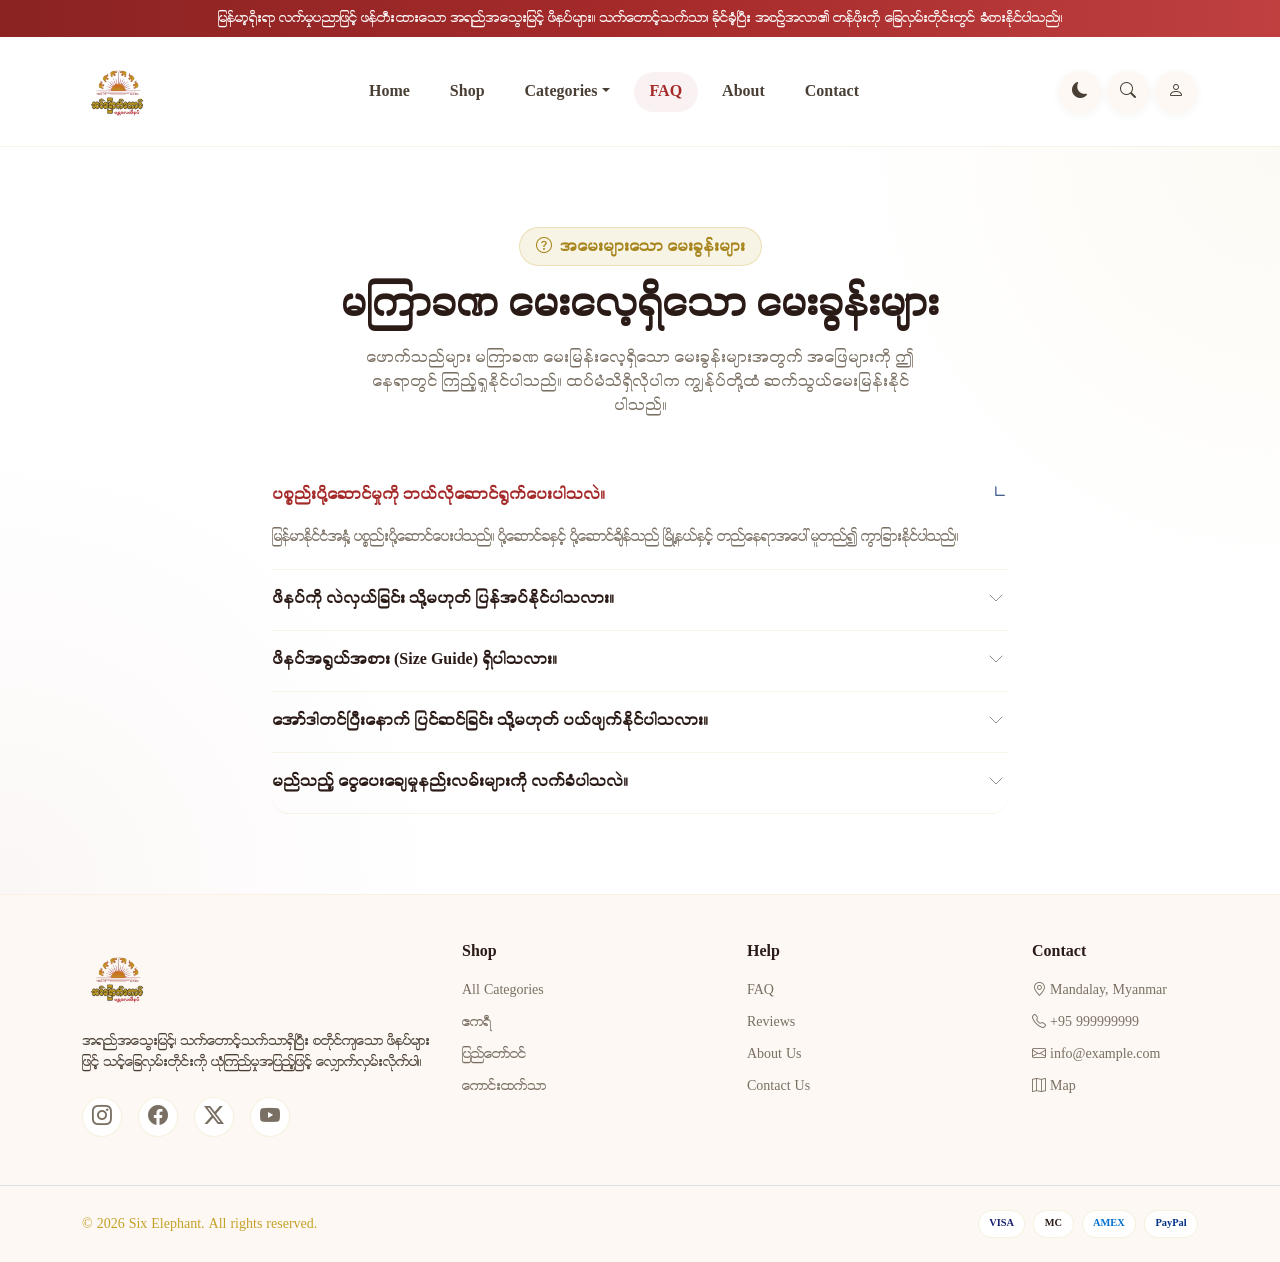
<file: faq.html>
<!DOCTYPE html>
<html lang="en">
<head>
    <meta charset="UTF-8">
    <meta name="viewport" content="width=device-width, initial-scale=1.0">
    <meta name="description" content="Premium footwear for every step of your journey. From athletic performance to everyday comfort.">
    <title>SixElephant - Myanmar Traditional Footwear</title>
    <link rel="icon" href="images/logo.png" type="image/png">

    <!-- Google Fonts -->
    <link rel="preconnect" href="https://fonts.googleapis.com">
    <link rel="preconnect" href="https://fonts.gstatic.com" crossorigin>
    <link href="https://fonts.googleapis.com/css2?family=Inter:wght@400;500;600;700&family=Outfit:wght@400;500;600;700;800&display=swap" rel="stylesheet">

    <!-- Bootstrap 5.3 -->
    <link rel="stylesheet" href="bootstrap/css/bootstrap.min.css">
    <!-- <link rel="stylesheet" href="bootstrap/css/bootstrap-icons.min.css"> -->
    <link href="https://cdn.jsdelivr.net/npm/bootstrap-icons@1.11.3/font/bootstrap-icons.min.css" rel="stylesheet">
    <link rel="stylesheet" href="css/style.css">

    
</head>
<body>

    <!-- Announcement Bar -->
    <div class="announcement-bar text-white py-2 text-center d-none d-md-block">
        မြန်မာ့ရိုးရာ လက်မှုပညာဖြင့် ဖန်တီးထားသော အရည်အသွေးမြင့် ဖိနပ်များ။ သက်တောင့်သက်သာ၊ ခိုင်ခံ့ပြီး အစဉ်အလာ၏ တန်ဖိုးကို ခြေလှမ်းတိုင်းတွင် ခံစားနိုင်ပါသည်။    
    </div>
    <div class="announcement-bar text-white py-2 text-center d-block d-md-none">
        အရည်အသွေးမြင့်၊ သက်တောင့်သက်သာရှိသော မြန်မာ့လက်မှုပညာ ဖိနပ်များ။
    </div>

    <!-- Navbar -->
    <nav class="navbar navbar-expand-lg bg-white sticky-top" id="mainNav">
        <div class="container">
            <a class="navbar-brand" href="index.html">
                <img src="images/logo.png" alt="Brand Logo">
            </a>

            <button class="navbar-toggler border-0" type="button" data-bs-toggle="collapse" data-bs-target="#navbarNav" aria-controls="navbarNav" aria-expanded="false" aria-label="Toggle navigation">
                <div class="hamburger">
                    <span></span>
                    <span></span>
                    <span></span>
                </div>
            </button>

            <div class="collapse navbar-collapse" id="navbarNav">
                <ul class="navbar-nav mx-auto gap-lg-2">
                    <li class="nav-item"><a class="nav-link" href="index.html">Home</a></li>
                    <li class="nav-item"><a class="nav-link" href="shop.html">Shop</a></li>
                    <li class="nav-item dropdown">
                        <a class="nav-link dropdown-toggle" href="#" id="categoriesDropdown" role="button" data-bs-toggle="dropdown" aria-expanded="false">Categories</a>
                        <ul class="dropdown-menu" aria-labelledby="categoriesDropdown">
                            <li><a class="dropdown-item" href="shop.html">All Categories</a></li>
                            <li><a class="dropdown-item" href="shop.html">ကောင်းထက်သာ</a></li>
                            <li><a class="dropdown-item" href="shop.html">ဧကရီ</a></li>
                            <li><a class="dropdown-item" href="shop.html">ပြည်တော်ဝင်</a></li>
                        </ul>
                    </li>
                    <li class="nav-item"><a class="nav-link active" href="faq.html">FAQ</a></li>
                    <li class="nav-item"><a class="nav-link" href="about.html">About</a></li>
                    <li class="nav-item"><a class="nav-link" href="contact.html">Contact</a></li>
                </ul>
                <div class="d-flex align-items-center gap-1">
                    <button class="nav-icon-btn" id="themeToggle" aria-label="Toggle theme"><i class="bi bi-moon-fill" id="themeIcon"></i></button>
                    <button class="nav-icon-btn" id="searchToggle" aria-label="Search"><i class="bi bi-search"></i></button>
                    <button class="nav-icon-btn" aria-label="Account"><i class="bi bi-person"></i></button>
                    
                </div>
            </div>
        </div>
    </nav>

    <!-- Search Overlay -->
    <div class="search-overlay" id="searchOverlay" role="dialog" aria-modal="true" aria-label="Search">
        <button class="search-close" id="searchClose" aria-label="Close search"><i class="bi bi-x-lg"></i></button>
        <div class="search-container">
            <form class="search-form" action="#" method="get" role="search">
                <i class="bi bi-search search-icon" id="searchInputIcon"></i>
                <input type="search" id="searchInput" placeholder="Search shoes, categories, styles..." autocomplete="off" spellcheck="false">
                <span class="search-underline"></span>
            </form>
            <div class="search-hints">
                <span>Press</span>
                <kbd><i class="bi bi-command"></i>K</kbd>
                <span>to search</span>
                <span class="mx-1 opacity-50">·</span>
                <kbd>ESC</kbd>
                <span>to close</span>
            </div>
        </div>
    </div>

    <main>
        
        <!-- FAQ -->
        <section class="section-padding">
            <div class="container">

                <div class="text-center mb-5">
                    <span class="about-hero-badge mb-3 d-inline-flex">
                        <i class="bi bi-question-circle"></i> အမေးများသော မေးခွန်းများ
                    </span>

                    <h2 class="display-font display-6 fw-bold mb-3">
                        မကြာခဏ မေးလေ့ရှိသော မေးခွန်းများ
                    </h2>

                    <p class="mx-auto" style="max-width:560px;color:var(--text-muted);">
                        ဖောက်သည်များ မကြာခဏ မေးမြန်းလေ့ရှိသော မေးခွန်းများအတွက် အဖြေများကို ဤနေရာတွင် ကြည့်ရှုနိုင်ပါသည်။ ထပ်မံသိရှိလိုပါက ကျွန်ုပ်တို့ထံ ဆက်သွယ်မေးမြန်းနိုင်ပါသည်။
                    </p>
                </div>

                <div class="row justify-content-center">
                    <div class="col-lg-8">

                        <div class="accordion faq-accordion" id="faqAccordion">

                            <div class="accordion-item">
                                <h3 class="accordion-header">
                                    <button class="accordion-button" type="button"
                                        data-bs-toggle="collapse"
                                        data-bs-target="#faq1">
                                        ပစ္စည်းပို့ဆောင်မှုကို ဘယ်လိုဆောင်ရွက်ပေးပါသလဲ။
                                    </button>
                                </h3>

                                <div id="faq1" class="accordion-collapse collapse show"
                                    data-bs-parent="#faqAccordion">
                                    <div class="accordion-body">
                                        မြန်မာနိုင်ငံအနှံ့ ပစ္စည်းပို့ဆောင်ပေးပါသည်။ ပို့ဆောင်ခနှင့် ပို့ဆောင်ချိန်သည် မြို့နယ်နှင့် တည်နေရာအပေါ် မူတည်၍ ကွာခြားနိုင်ပါသည်။
                                    </div>
                                </div>
                            </div>

                            <div class="accordion-item">
                                <h3 class="accordion-header">
                                    <button class="accordion-button collapsed"
                                        type="button"
                                        data-bs-toggle="collapse"
                                        data-bs-target="#faq2">
                                        ဖိနပ်ကို လဲလှယ်ခြင်း သို့မဟုတ် ပြန်အပ်နိုင်ပါသလား။
                                    </button>
                                </h3>

                                <div id="faq2" class="accordion-collapse collapse"
                                    data-bs-parent="#faqAccordion">
                                    <div class="accordion-body">
                                        ဝယ်ယူပြီး သတ်မှတ်ထားသော ရက်အတွင်း မအသုံးပြုရသေးသော ဖိနပ်များကို အရွယ်အစား လဲလှယ်နိုင်ပါသည်။ အသေးစိတ်အချက်အလက်များအတွက် ကျွန်ုပ်တို့၏ ဖောက်သည်ဝန်ဆောင်မှုကို ဆက်သွယ်နိုင်ပါသည်။
                                    </div>
                                </div>
                            </div>

                            <div class="accordion-item">
                                <h3 class="accordion-header">
                                    <button class="accordion-button collapsed"
                                        type="button"
                                        data-bs-toggle="collapse"
                                        data-bs-target="#faq3">
                                        ဖိနပ်အရွယ်အစား (Size Guide) ရှိပါသလား။
                                    </button>
                                </h3>

                                <div id="faq3" class="accordion-collapse collapse"
                                    data-bs-parent="#faqAccordion">
                                    <div class="accordion-body">
                                        ရှိပါသည်။ ထုတ်ကုန်စာမျက်နှာတိုင်းတွင် Size Guide ကို ဖော်ပြထားပြီး မိမိခြေထောက်အရှည်ကို တိုင်းတာ၍ သင့်တော်သော အရွယ်အစားကို ရွေးချယ်နိုင်ပါသည်။
                                    </div>
                                </div>
                            </div>

                            <div class="accordion-item">
                                <h3 class="accordion-header">
                                    <button class="accordion-button collapsed"
                                        type="button"
                                        data-bs-toggle="collapse"
                                        data-bs-target="#faq4">
                                        အော်ဒါတင်ပြီးနောက် ပြင်ဆင်ခြင်း သို့မဟုတ် ပယ်ဖျက်နိုင်ပါသလား။
                                    </button>
                                </h3>

                                <div id="faq4" class="accordion-collapse collapse"
                                    data-bs-parent="#faqAccordion">
                                    <div class="accordion-body">
                                        အော်ဒါတင်ပြီး မကြာမီအချိန်အတွင်း ပြင်ဆင်ခြင်း သို့မဟုတ် ပယ်ဖျက်နိုင်ပါသည်။ ပစ္စည်းပို့ဆောင်ရန် စတင်ဆောင်ရွက်ပြီးနောက် ပြင်ဆင်ရန် မဖြစ်နိုင်တော့ပါ။
                                    </div>
                                </div>
                            </div>

                            <div class="accordion-item">
                                <h3 class="accordion-header">
                                    <button class="accordion-button collapsed"
                                        type="button"
                                        data-bs-toggle="collapse"
                                        data-bs-target="#faq5">
                                        မည်သည့် ငွေပေးချေမှုနည်းလမ်းများကို လက်ခံပါသလဲ။
                                    </button>
                                </h3>

                                <div id="faq5" class="accordion-collapse collapse"
                                    data-bs-parent="#faqAccordion">
                                    <div class="accordion-body">
                                        KBZPay၊ Wave Pay၊ AYA Pay၊ CB Pay၊ ဘဏ်ငွေလွှဲနှင့် ငွေသားဖြင့် ပေးချေမှု (Cash on Delivery) တို့ကို လက်ခံပေးပါသည်။
                                    </div>
                                </div>
                            </div>

                        </div>

                    </div>
                </div>

            </div>
        </section>

    </main>

    <!-- Footer -->
    <footer id="footer" class="footer-section">
        <div class="container py-5">
            <div class="row">
                <div class="col-sm-6 col-md-4">
                    <a href="#" class="footer-brand d-inline-block mb-3">
                        <img src="images/logo.png" alt="Brand Logo" class="img-fluid">
                    </a>
                    <p class="small">
                        အရည်အသွေးမြင့်၊ သက်တောင့်သက်သာရှိပြီး စတိုင်ကျသော ဖိနပ်များဖြင့် သင့်ခြေလှမ်းတိုင်းကို ယုံကြည်မှုအပြည့်ဖြင့် လျှောက်လှမ်းလိုက်ပါ။
                    </p>
                    <div class="d-flex gap-3 mt-4">
                        <a href="#" class="social-link" aria-label="Instagram"><i class="bi bi-instagram fs-5"></i></a>
                        <a href="#" class="social-link" aria-label="Facebook"><i class="bi bi-facebook fs-5"></i></a>
                        <a href="#" class="social-link" aria-label="Twitter"><i class="bi bi-twitter-x fs-5"></i></a>
                        <a href="#" class="social-link" aria-label="YouTube"><i class="bi bi-youtube fs-5"></i></a>
                    </div>
                </div>
                <div class="col-6 col-sm-3 col-md-3">
                    <h6 class="fw-semibold mb-3">Shop</h6>
                    <ul class="list-unstyled d-flex flex-column gap-2">
                        <li><a href="#" class="footer-link">All Categories</a></li>
                        <li><a href="#" class="footer-link">ဧကရီ</a></li>
                        <li><a href="#" class="footer-link">ပြည်တော်ဝင်</a></li>
                        <li><a href="#" class="footer-link">ကောင်းထက်သာ</a></li>
                    </ul>
                </div>
                <div class="col-6 col-sm-3 col-md-3">
                    <h6 class="fw-semibold mb-3">Help</h6>
                    <ul class="list-unstyled d-flex flex-column gap-2">
                        <li><a href="#" class="footer-link">FAQ</a></li>
                        <li><a href="#" class="footer-link">Reviews</a></li>
                        <li><a href="#" class="footer-link">About Us</a></li>
                        <li><a href="#" class="footer-link">Contact Us</a></li>
                    </ul>
                </div>
                <div class="col-sm-6 col-md-2">
                    <h6 class="fw-semibold mb-3">Contact</h6>
                    <ul class="list-unstyled d-flex flex-column gap-2">
                        <li><a href="#" class="footer-link"><i class="bi bi-geo-alt"></i> Mandalay, Myanmar</a></li>
                        <li><a href="#" class="footer-link"><i class="bi bi-telephone"></i> +95 999999999</a></li>
                        <li><a href="#" class="footer-link"><i class="bi bi-envelope"></i> info@example.com</a></li>
                        <li><a href="#" class="footer-link"><i class="bi bi-map"></i> Map</a></li>
                        
                    </ul>
                </div>
            </div>
        </div>
        <div class="border-top">
            <div class="container py-4">
                <div class="d-flex flex-column flex-md-row justify-content-between align-items-center gap-3">
                    <p class="text-secondary small mb-0">&copy; 2026 Six Elephant. All rights reserved.</p>
                    <div class="d-flex gap-2">
                        <span class="payment-icon" style="color:#1A1F71;">VISA</span>
                        <span class="payment-icon">MC</span>
                        <span class="payment-icon" style="color:#006FCF;">AMEX</span>
                        <span class="payment-icon" style="color:#003087;">PayPal</span>
                    </div>
                </div>
            </div>
        </div>
    </footer>

    <script src="https://cdn.jsdelivr.net/npm/bootstrap@5.3.3/dist/js/bootstrap.bundle.min.js"></script>
    <script>
        const nav = document.getElementById('mainNav');
        window.addEventListener('scroll', () => {
            nav.classList.toggle('scrolled', window.scrollY > 10);
        });

        const navbarCollapse = document.getElementById('navbarNav');
        const hamburger = document.querySelector('.hamburger');
        if (navbarCollapse && hamburger) {
            navbarCollapse.addEventListener('shown.bs.collapse', () => hamburger.classList.add('active'));
            navbarCollapse.addEventListener('hidden.bs.collapse', () => hamburger.classList.remove('active'));
        }
    </script>
    <script>
        // Testimonials Auto Slider - Responsive: 3 cards on desktop, 1 card on mobile
        (function() {
            const slider = document.querySelector('.testimonials-slider');
            const slides = document.querySelectorAll('.testimonial-slide');
            const dots = document.querySelectorAll('.slider-dot');
            const prevBtn = document.querySelector('.slider-prev');
            const nextBtn = document.querySelector('.slider-next');
            const sliderContainer = document.querySelector('.testimonials-slider-container');
            
            if (!slider || slides.length === 0) return;
            
            let currentSlide = 0;
            let slideInterval;
            const slideDuration = 4000; // 4 seconds
            
            // Drag/swipe variables
            let isDragging = false;
            let startPos = 0;
            let currentTranslate = 0;
            let prevTranslate = 0;
            let animationID = null;
            
            function getVisibleCards() {
                const width = window.innerWidth;
                if (width >= 992) return 3; // Desktop: 3 cards
                if (width >= 768) return 2; // Tablet: 2 cards
                return 1; // Mobile: 1 card
            }
            
            function updateSlider() {
                const visibleCards = getVisibleCards();
                const totalSlides = slides.length;
                
                // Update active classes for dots
                dots.forEach((dot, index) => {
                    dot.classList.toggle('active', index === currentSlide);
                });
                
                // Calculate transform based on visible cards
                const slideWidth = 100 / visibleCards;
                const transformValue = -currentSlide * slideWidth;
                
                // Apply smooth transition for normal updates
                slider.style.transition = 'transform 0.6s var(--ease-smooth)';
                slider.style.transform = `translateX(${transformValue}%)`;
                
                // Adjust current slide if it goes beyond available slides for current view
                const maxSlide = Math.max(0, totalSlides - visibleCards);
                if (currentSlide > maxSlide) {
                    currentSlide = maxSlide;
                }
            }
            
            function goToSlide(index) {
                const visibleCards = getVisibleCards();
                const totalSlides = slides.length;
                const maxSlide = Math.max(0, totalSlides - visibleCards);
                
                currentSlide = Math.min(index, maxSlide);
                updateSlider();
                resetInterval();
            }
            
            function nextSlide() {
                const visibleCards = getVisibleCards();
                const totalSlides = slides.length;
                const maxSlide = Math.max(0, totalSlides - visibleCards);
                
                if (currentSlide >= maxSlide) {
                    currentSlide = 0; // Loop back to start
                } else {
                    currentSlide++;
                }
                updateSlider();
            }
            
            function prevSlide() {
                const visibleCards = getVisibleCards();
                const totalSlides = slides.length;
                const maxSlide = Math.max(0, totalSlides - visibleCards);
                
                if (currentSlide <= 0) {
                    currentSlide = maxSlide; // Go to last possible slide
                } else {
                    currentSlide--;
                }
                updateSlider();
            }
            
            function startInterval() {
                slideInterval = setInterval(nextSlide, slideDuration);
            }
            
            function resetInterval() {
                clearInterval(slideInterval);
                startInterval();
            }
            
            function stopInterval() {
                clearInterval(slideInterval);
            }
            
            // Drag/Swipe functionality
            function getPositionX(event) {
                return event.type.includes('mouse') ? event.pageX : event.touches[0].clientX;
            }
            
            function setSliderPosition() {
                const visibleCards = getVisibleCards();
                const slideWidth = 100 / visibleCards;
                const dragTranslate = (currentTranslate / slider.offsetWidth) * 100;
                
                // Remove transition during drag
                slider.style.transition = 'none';
                slider.style.transform = `translateX(${dragTranslate}%)`;
            }
            
            function animation() {
                setSliderPosition();
                if (isDragging) {
                    requestAnimationFrame(animation);
                }
            }
            
            function startDrag(event) {
                isDragging = true;
                startPos = getPositionX(event);
                animationID = requestAnimationFrame(animation);
                
                // Stop auto-sliding during drag
                stopInterval();
                
                // Prevent default behavior
                event.preventDefault();
            }
            
            function drag(event) {
                if (isDragging) {
                    const currentPosition = getPositionX(event);
                    currentTranslate = prevTranslate + currentPosition - startPos;
                }
            }
            
            function endDrag() {
                if (!isDragging) return;
                
                isDragging = false;
                cancelAnimationFrame(animationID);
                
                const visibleCards = getVisibleCards();
                const slideWidth = 100 / visibleCards;
                const movedBy = currentTranslate - prevTranslate;
                
                // Determine if drag was significant enough to change slide
                if (Math.abs(movedBy) > slider.offsetWidth * 0.1) { // 10% threshold
                    if (movedBy < 0) {
                        nextSlide();
                    } else {
                        prevSlide();
                    }
                } else {
                    // Return to original position
                    updateSlider();
                }
                
                // Reset drag variables
                currentTranslate = 0;
                prevTranslate = 0;
                
                // Restart auto-sliding after a delay
                setTimeout(() => {
                    if (!isDragging) {
                        resetInterval();
                    }
                }, 1000);
            }
            
            // Event listeners for buttons and dots
            if (prevBtn) {
                prevBtn.addEventListener('click', () => {
                    prevSlide();
                    resetInterval();
                });
            }
            
            if (nextBtn) {
                nextBtn.addEventListener('click', () => {
                    nextSlide();
                    resetInterval();
                });
            }
            
            dots.forEach((dot, index) => {
                dot.addEventListener('click', () => {
                    goToSlide(index);
                });
            });
            
            // Hover auto-stop
            if (sliderContainer) {
                sliderContainer.addEventListener('mouseenter', () => {
                    stopInterval();
                });
                
                sliderContainer.addEventListener('mouseleave', () => {
                    if (!isDragging) {
                        resetInterval();
                    }
                });
            }
            
            // Touch events for mobile drag/swipe
            slider.addEventListener('touchstart', startDrag);
            slider.addEventListener('touchmove', drag);
            slider.addEventListener('touchend', endDrag);
            
            // Mouse events for desktop drag
            slider.addEventListener('mousedown', startDrag);
            slider.addEventListener('mousemove', drag);
            slider.addEventListener('mouseup', endDrag);
            slider.addEventListener('mouseleave', endDrag);
            
            // Prevent image drag
            slider.querySelectorAll('img').forEach(img => {
                img.addEventListener('dragstart', (e) => e.preventDefault());
            });
            
            // Handle window resize
            window.addEventListener('resize', updateSlider);
            
            // Initialize
            updateSlider();
            startInterval();
        })();
    </script>
    <script>
        (function() {
            const themeToggle = document.getElementById('themeToggle');
            const themeIcon = document.getElementById('themeIcon');

            function setIcon(theme) {
                if (!themeIcon) return;
                themeIcon.className = theme === 'dark' ? 'bi bi-sun-fill' : 'bi bi-moon-fill';
            }

            function applyTheme(theme) {
                if (theme === 'dark') {
                    document.body.classList.add('dark');
                } else {
                    document.body.classList.remove('dark');
                }
                setIcon(theme);
                try { localStorage.setItem('theme', theme); } catch (e) {}
            }

            const stored = (function() {
                try { return localStorage.getItem('theme'); } catch(e){ return null; }
            })();

            const initial = stored || 'light';
            applyTheme(initial);

            if (themeToggle) {
                themeToggle.addEventListener('click', () => {
                    const newTheme = document.body.classList.contains('dark') ? 'light' : 'dark';
                    applyTheme(newTheme);
                });
            }
        })();
    </script>
    <script>
        (function() {
            const overlay = document.getElementById('searchOverlay');
            const toggle = document.getElementById('searchToggle');
            const close = document.getElementById('searchClose');
            const input = document.getElementById('searchInput');
            const icon = document.getElementById('searchInputIcon');

            function openSearch() {
                overlay.classList.add('active');
                document.body.style.overflow = 'hidden';
                setTimeout(() => input && input.focus(), 100);
                if (icon) icon.classList.add('focused');
            }

            function closeSearch() {
                overlay.classList.remove('active');
                document.body.style.overflow = '';
                if (input) input.value = '';
                if (icon) icon.classList.remove('focused');
            }

            if (toggle) toggle.addEventListener('click', openSearch);
            if (close) close.addEventListener('click', closeSearch);

            overlay.addEventListener('click', function(e) {
                if (e.target === overlay) closeSearch();
            });

            document.addEventListener('keydown', function(e) {
                if ((e.metaKey || e.ctrlKey) && e.key === 'k') {
                    e.preventDefault();
                    overlay.classList.contains('active') ? closeSearch() : openSearch();
                }
                if (e.key === 'Escape' && overlay.classList.contains('active')) {
                    closeSearch();
                }
            });

            if (input) {
                input.addEventListener('focus', function() {
                    if (icon) icon.classList.add('focused');
                });
                input.addEventListener('blur', function() {
                    if (!input.value) icon.classList.remove('focused');
                });
            }
        })();
    </script>
</body>
</html>
</file>
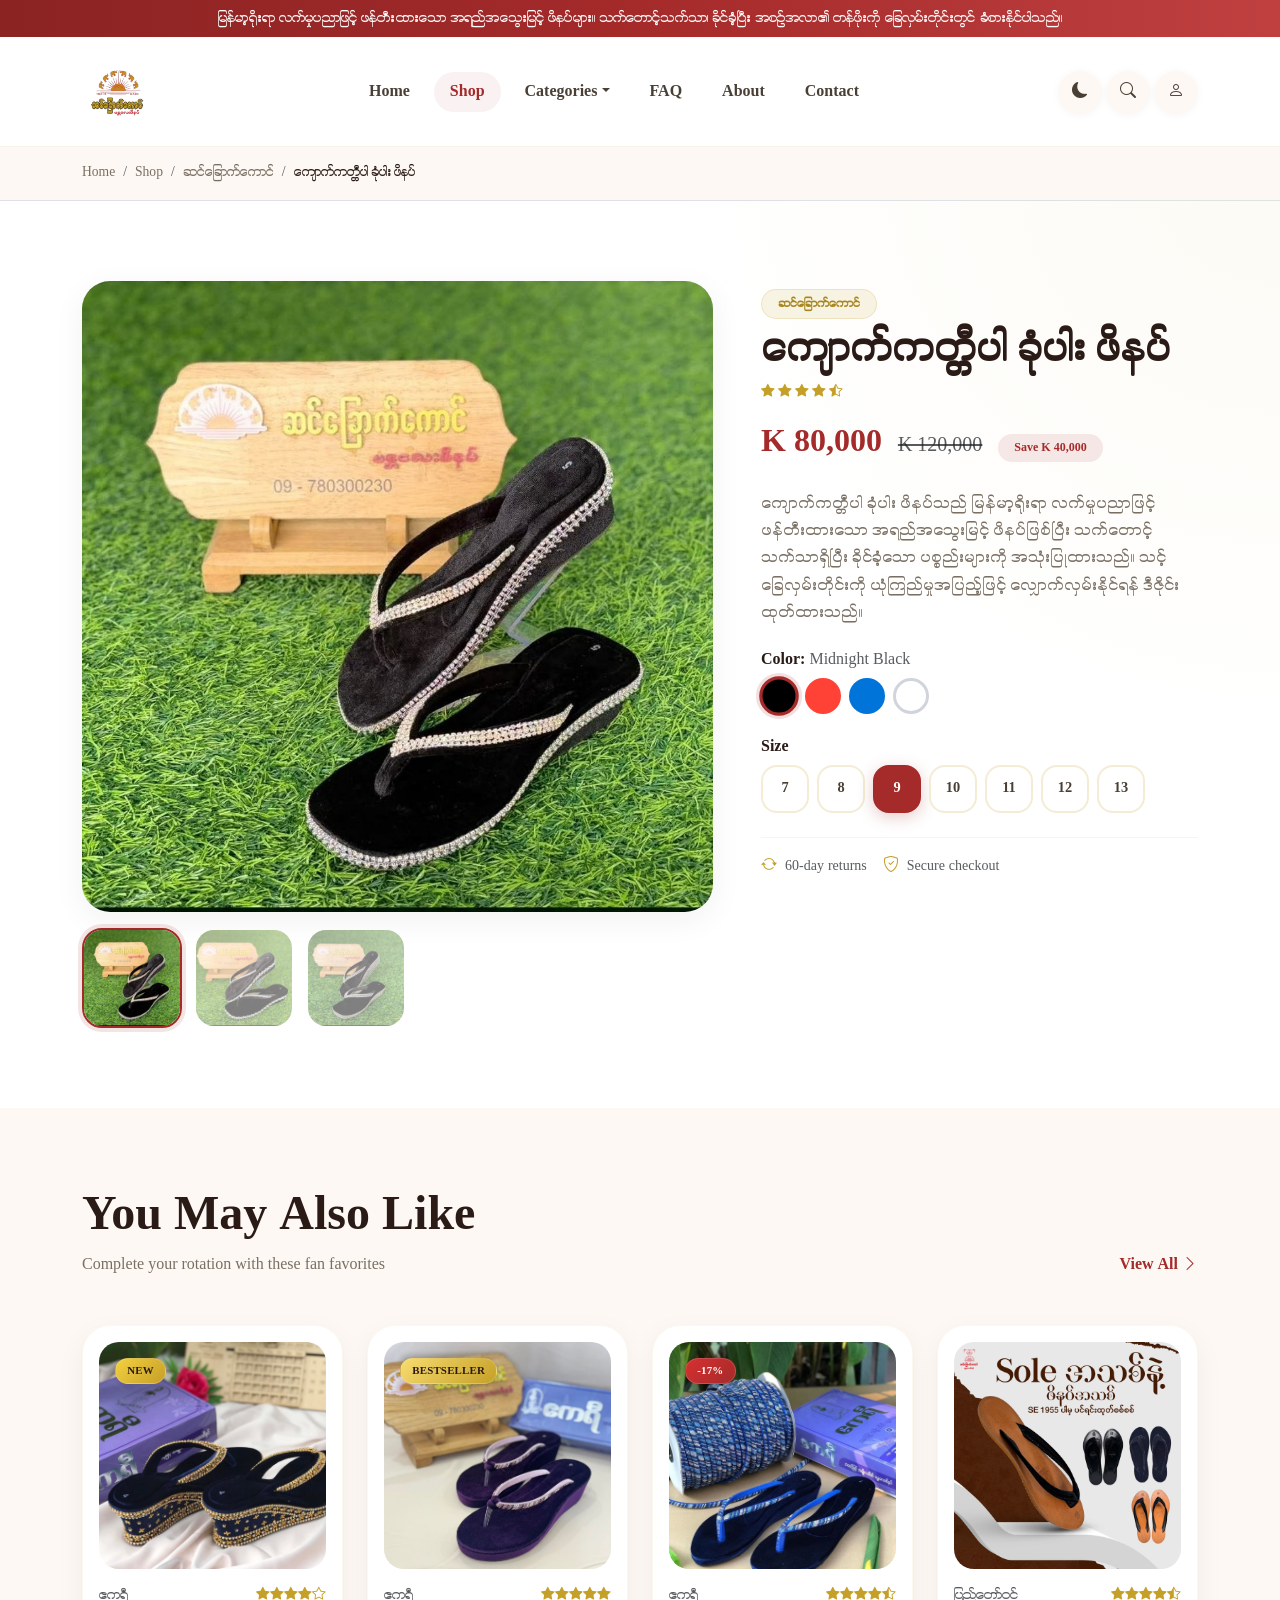
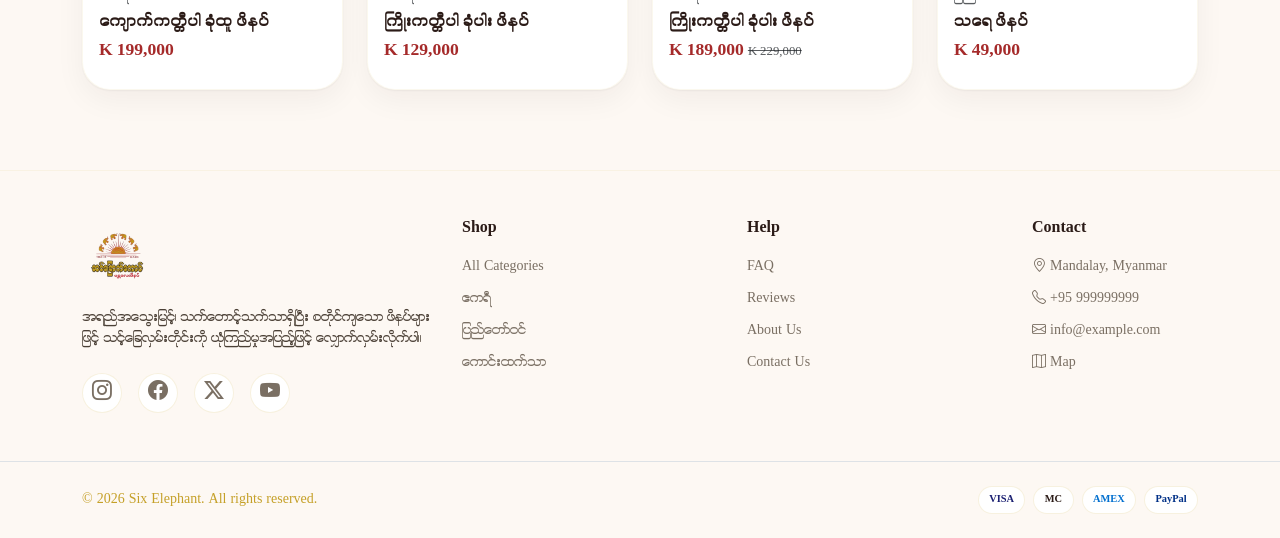
<file: shop-detail.html>
<!DOCTYPE html>
<html lang="en">
<head>
    <meta charset="UTF-8">
    <meta name="viewport" content="width=device-width, initial-scale=1.0">
    <meta name="description" content="Premium footwear for every step of your journey. From athletic performance to everyday comfort.">
    <title>SixElephant - Myanmar Traditional Footwear</title>
    <link rel="icon" href="images/logo.png" type="image/png">

    <!-- Google Fonts -->
    <link rel="preconnect" href="https://fonts.googleapis.com">
    <link rel="preconnect" href="https://fonts.gstatic.com" crossorigin>
    <link href="https://fonts.googleapis.com/css2?family=Inter:wght@400;500;600;700&family=Outfit:wght@400;500;600;700;800&display=swap" rel="stylesheet">

    <!-- Bootstrap 5.3 -->
    <link href="https://cdn.jsdelivr.net/npm/bootstrap@5.3.3/dist/css/bootstrap.min.css" rel="stylesheet">
    <link href="https://cdn.jsdelivr.net/npm/bootstrap-icons@1.11.3/font/bootstrap-icons.min.css" rel="stylesheet">
    <link rel="stylesheet" href="css/style.css">

</head>
<body>

    <!-- Announcement Bar -->
    <div class="announcement-bar text-white py-2 text-center d-none d-md-block">
        မြန်မာ့ရိုးရာ လက်မှုပညာဖြင့် ဖန်တီးထားသော အရည်အသွေးမြင့် ဖိနပ်များ။ သက်တောင့်သက်သာ၊ ခိုင်ခံ့ပြီး အစဉ်အလာ၏ တန်ဖိုးကို ခြေလှမ်းတိုင်းတွင် ခံစားနိုင်ပါသည်။    
    </div>
    <div class="announcement-bar text-white py-2 text-center d-block d-md-none">
        အရည်အသွေးမြင့်၊ သက်တောင့်သက်သာရှိသော မြန်မာ့လက်မှုပညာ ဖိနပ်များ။
    </div>

    <!-- Navbar -->
    <nav class="navbar navbar-expand-lg bg-white sticky-top" id="mainNav">
        <div class="container">
            <a class="navbar-brand" href="index.html">
                <img src="images/logo.png" alt="Brand Logo">
            </a>

            <button class="navbar-toggler border-0" type="button" data-bs-toggle="collapse" data-bs-target="#navbarNav" aria-controls="navbarNav" aria-expanded="false" aria-label="Toggle navigation">
                <div class="hamburger">
                    <span></span>
                    <span></span>
                    <span></span>
                </div>
            </button>

            <div class="collapse navbar-collapse" id="navbarNav">
                <ul class="navbar-nav mx-auto gap-lg-2">
                    <li class="nav-item"><a class="nav-link" href="index.html">Home</a></li>
                    <li class="nav-item"><a class="nav-link active" href="shop.html">Shop</a></li>
                    <li class="nav-item dropdown">
                        <a class="nav-link dropdown-toggle" href="#" id="categoriesDropdown" role="button" data-bs-toggle="dropdown" aria-expanded="false">Categories</a>
                        <ul class="dropdown-menu" aria-labelledby="categoriesDropdown">
                            <li><a class="dropdown-item" href="shop.html">All Categories</a></li>
                            <li><a class="dropdown-item" href="shop.html">ကောင်းထက်သာ</a></li>
                            <li><a class="dropdown-item" href="shop.html">ဧကရီ</a></li>
                            <li><a class="dropdown-item" href="shop.html">ပြည်တော်ဝင်</a></li>
                        </ul>
                    </li>
                    <li class="nav-item"><a class="nav-link" href="faq.html">FAQ</a></li>
                    <li class="nav-item"><a class="nav-link" href="about.html">About</a></li>
                    <li class="nav-item"><a class="nav-link" href="contact.html">Contact</a></li>
                </ul>
                <div class="d-flex align-items-center gap-1">
                    <button class="nav-icon-btn" id="themeToggle" aria-label="Toggle theme"><i class="bi bi-moon-fill" id="themeIcon"></i></button>
                    <button class="nav-icon-btn" id="searchToggle" aria-label="Search"><i class="bi bi-search"></i></button>
                    <button class="nav-icon-btn" aria-label="Account"><i class="bi bi-person"></i></button>
                    
                </div>
            </div>
        </div>
    </nav>

    <!-- Search Overlay -->
    <div class="search-overlay" id="searchOverlay" role="dialog" aria-modal="true" aria-label="Search">
        <button class="search-close" id="searchClose" aria-label="Close search"><i class="bi bi-x-lg"></i></button>
        <div class="search-container">
            <form class="search-form" action="#" method="get" role="search">
                <i class="bi bi-search search-icon" id="searchInputIcon"></i>
                <input type="search" id="searchInput" placeholder="Search shoes, categories, styles..." autocomplete="off" spellcheck="false">
                <span class="search-underline"></span>
            </form>
            <div class="search-hints">
                <span>Press</span>
                <kbd><i class="bi bi-command"></i>K</kbd>
                <span>to search</span>
                <span class="mx-1 opacity-50">·</span>
                <kbd>ESC</kbd>
                <span>to close</span>
            </div>
        </div>
    </div>

    <main>
        <!-- Breadcrumb -->
        <div class="bg-cream border-bottom">
            <div class="container py-3">
                <nav aria-label="breadcrumb">
                    <ol class="breadcrumb mb-0">
                        <li class="breadcrumb-item"><a href="index.html" class="text-decoration-none">Home</a></li>
                        <li class="breadcrumb-item"><a href="shop.html" class="text-decoration-none">Shop</a></li>
                        <li class="breadcrumb-item"><a href="#" class="text-decoration-none">ဆင်ခြောက်ကောင်</a></li>
                        <li class="breadcrumb-item active" aria-current="page">ကျောက်ကတ္တီပါ ခုံပါး ဖိနပ်</li>
                    </ol>
                </nav>
            </div>
        </div>

        <!-- Product Detail -->
        <section class="section-padding">
            <div class="container">
                <div class="row g-5">
                    <!-- Left: Gallery -->
                    <div class="col-lg-7">
                        <div class="product-gallery">
                            <div class="main-image-wrap">
                                <img src="images/p1-1.jpeg" alt="ကျောက်ကတ္တီပါ ခုံပါး ဖိနပ်" id="mainImage" class="img-fluid">
                                <!-- <div class="position-absolute top-0 start-0 m-3 d-flex flex-column gap-1">
                                    <span class="product-badge badge-sale">-18%</span>
                                    <span class="product-badge badge-bestseller">BESTSELLER</span>
                                </div> -->
                            </div>
                            <div class="thumbnails-row" id="thumbnails">
                                <div class="thumb-item active" data-img="images/p1-1.jpeg">
                                    <img src="images/p1-1.jpeg" alt="ကျောက်ကတ္တီပါ ခုံပါး ဖိနပ် - Front">
                                </div>
                                <div class="thumb-item" data-img="images/p1-2.jpeg">
                                    <img src="images/p1-2.jpeg" alt="ကျောက်ကတ္တီပါ ခုံပါး ဖိနပ် - Side">
                                </div>
                                <div class="thumb-item" data-img="images/p1-3.jpeg">
                                    <img src="images/p1-3.jpeg" alt="ကျောက်ကတ္တီပါ ခုံပါး ဖိနပ် - Back">
                                </div>
                            </div>
                        </div>
                    </div>

                    <!-- Right: Product Info -->
                    <div class="col-lg-5">
                        <div class="product-info">
                            <div class="d-flex align-items-center gap-2 mb-2">
                                <span class="badge rounded-pill px-3 py-2" style="background:rgba(197,160,40,0.12);color:var(--brand-gold-dark);border:1px solid rgba(197,160,40,0.2);font-weight:600;">ဆင်ခြောက်ကောင်</span>
                                <!-- <span class="badge rounded-pill px-3 py-2" style="background:rgba(165,42,42,0.08);color:var(--brand-red);font-weight:600;">Free Shipping</span> -->
                            </div>

                            <h1 class="display-font display-6 fw-bold mb-2">ကျောက်ကတ္တီပါ ခုံပါး ဖိနပ်</h1>

                            <div class="d-flex align-items-center gap-3 mb-3">
                                <div class="star-rating">
                                    <i class="bi bi-star-fill"></i>
                                    <i class="bi bi-star-fill"></i>
                                    <i class="bi bi-star-fill"></i>
                                    <i class="bi bi-star-fill"></i>
                                    <i class="bi bi-star-half"></i>
                                </div>
                            </div>

                            <div class="d-flex align-items-baseline gap-3 mb-4">
                                <span class="display-font fs-2 fw-bold" style="color:var(--brand-red);">K 80,000</span>
                                <span class="text-decoration-line-through fs-5 text-muted">K 120,000</span>
                                <span class="badge rounded-pill px-3 py-2" style="background:rgba(165,42,42,0.1);color:var(--brand-red);font-weight:600;">Save K 40,000</span>
                            </div>

                            <p class="mb-4" style="color:var(--text-muted);line-height:1.7;">
                                ကျောက်ကတ္တီပါ ခုံပါး ဖိနပ်သည် မြန်မာ့ရိုးရာ လက်မှုပညာဖြင့် ဖန်တီးထားသော အရည်အသွေးမြင့် ဖိနပ်ဖြစ်ပြီး သက်တောင့်သက်သာရှိပြီး ခိုင်ခံ့သော ပစ္စည်းများကို အသုံးပြုထားသည်။ သင့်ခြေလှမ်းတိုင်းကို ယုံကြည်မှုအပြည့်ဖြင့် လျှောက်လှမ်းနိုင်ရန် ဒီဇိုင်းထုတ်ထားသည်။
                            </p>

                            <!-- Color -->
                            <div class="mb-4">
                                <h6 class="fw-semibold mb-2">Color: <span class="fw-normal text-muted" id="colorLabel">Midnight Black</span></h6>
                                <div class="d-flex gap-2">
                                    <button class="color-swatch-btn active" data-color="Midnight Black" style="background:#000;" aria-label="Midnight Black"></button>
                                    <button class="color-swatch-btn" data-color="Crimson Red" style="background:#ff4136;" aria-label="Crimson Red"></button>
                                    <button class="color-swatch-btn" data-color="Ocean Blue" style="background:#0074d9;" aria-label="Ocean Blue"></button>
                                    <button class="color-swatch-btn" data-color="Cloud White" style="background:#fff;border-color:#d1d5db;" aria-label="Cloud White"></button>
                                </div>
                            </div>

                            <!-- Size -->
                            <div class="mb-4">
                                <div class="d-flex align-items-center justify-content-between mb-2">
                                    <h6 class="fw-semibold mb-0">Size</h6>
                                </div>
                                <div class="d-flex flex-wrap gap-2" id="sizeOptions">
                                    <button class="size-btn" data-size="7">7</button>
                                    <button class="size-btn" data-size="8">8</button>
                                    <button class="size-btn active" data-size="9">9</button>
                                    <button class="size-btn" data-size="10">10</button>
                                    <button class="size-btn" data-size="11">11</button>
                                    <button class="size-btn" data-size="12">12</button>
                                    <button class="size-btn" data-size="13">13</button>
                                </div>
                            </div>

                            <!-- Quantity + CTA -->
                            <!-- <div class="d-flex flex-column flex-sm-row gap-3 mb-4">
                                <div class="qty-selector d-flex align-items-center">
                                    <button class="qty-btn" id="qtyMinus" aria-label="Decrease quantity"><i class="bi bi-dash"></i></button>
                                    <span class="qty-value" id="qtyValue">1</span>
                                    <button class="qty-btn" id="qtyPlus" aria-label="Increase quantity"><i class="bi bi-plus"></i></button>
                                </div>
                                <button class="btn btn-primary btn-rounded flex-grow-1">
                                    <i class="bi bi-bag me-2"></i>Add to Cart
                                </button>
                                <button class="btn btn-outline-gold btn-rounded px-3" aria-label="Add to wishlist">
                                    <i class="bi bi-heart"></i>
                                </button>
                            </div> -->

                            <!-- Features -->
                            <div class="d-flex flex-wrap gap-3 pt-3 border-top" style="border-color:rgba(197,160,40,0.1)!important;">
                                <!-- <div class="d-flex align-items-center gap-2">
                                    <i class="bi bi-truck" style="color:var(--brand-gold);"></i>
                                    <span class="small text-muted">Free shipping over $75</span>
                                </div> -->
                                <div class="d-flex align-items-center gap-2">
                                    <i class="bi bi-arrow-repeat" style="color:var(--brand-gold);"></i>
                                    <span class="small text-muted">60-day returns</span>
                                </div>
                                <div class="d-flex align-items-center gap-2">
                                    <i class="bi bi-shield-check" style="color:var(--brand-gold);"></i>
                                    <span class="small text-muted">Secure checkout</span>
                                </div>
                            </div>
                        </div>
                    </div>
                </div>
            </div>
        </section>

        <!-- Related Products -->
        <section class="section-padding bg-cream">
            <div class="container">
                <div class="section-header d-flex flex-column flex-sm-row justify-content-between align-items-sm-end gap-3 mb-5">
                    <div>
                        <h2 class="display-font display-5 fw-bold mb-2">You May Also Like</h2>
                        <p class="mb-0">Complete your rotation with these fan favorites</p>
                    </div>
                    <a href="shop.html" class="section-link">View All <i class="bi bi-chevron-right"></i></a>
                </div>
                <div class="row g-4">
                    <div class="col-sm-6 col-lg-3">
                        <div class="product-card p-3">
                            <a href="#" class="text-decoration-none">
                                <div class="product-image-wrap mb-3 position-relative">
                                    <img src="images/p2-2.jpeg" alt="ကျောက်ကတ္တီပါ ခုံထူ ဖိနပ်" class="img-fluid">
                                    <div class="position-absolute top-0 start-0 m-3">
                                        <span class="product-badge badge-new">NEW</span>
                                    </div>
                                </div>
                                <div class="product-meta d-flex align-items-center mb-1">
                                    <small class="text-muted">ဧကရီ</small>
                                    <div class="ms-auto d-flex align-items-center gap-1">
                                        <div class="star-rating text-brand-gold"><i class="bi bi-star-fill"></i><i class="bi bi-star-fill"></i><i class="bi bi-star-fill"></i><i class="bi bi-star-fill"></i><i class="bi bi-star"></i></div>
                                    </div>
                                </div>
                                <h6 class="product-title fw-semibold mb-1">ကျောက်ကတ္တီပါ ခုံထူ ဖိနပ်</h6>
                                <div class="d-flex align-items-center justify-content-between mb-2">
                                    <div class="product-price fw-semibold">K 199,000</div>
                                </div>
                            </a>
                        </div>
                    </div>
                    <div class="col-sm-6 col-lg-3">
                        <div class="product-card p-3">
                            <a href="#" class="text-decoration-none">
                                <div class="product-image-wrap mb-3 position-relative">
                                    <img src="images/p3-2.jpeg" alt="Streetwise Classic" class="img-fluid">
                                    <div class="position-absolute top-0 start-0 m-3">
                                        <span class="product-badge badge-bestseller">BESTSELLER</span>
                                    </div>
                                </div>
                                <div class="product-meta d-flex align-items-center mb-1">
                                    <small class="text-muted">ဧကရီ</small>
                                    <div class="ms-auto d-flex align-items-center gap-1">
                                        <div class="star-rating text-brand-gold"><i class="bi bi-star-fill"></i><i class="bi bi-star-fill"></i><i class="bi bi-star-fill"></i><i class="bi bi-star-fill"></i><i class="bi bi-star-fill"></i></div>
                                    </div>
                                </div>
                                <h6 class="product-title fw-semibold mb-1">ကြိုးကတ္တီပါ ခုံပါး ဖိနပ်</h6>
                                <div class="d-flex align-items-center justify-content-between mb-2">
                                    <div class="product-price fw-semibold">K 129,000</div>
                                </div>
                            </a>
                        </div>
                    </div>
                    <div class="col-sm-6 col-lg-3">
                        <div class="product-card p-3">
                            <a href="#" class="text-decoration-none">
                                <div class="product-image-wrap mb-3 position-relative">
                                    <img src="images/p4-2.jpeg" alt="Trail Blazer GTX" class="img-fluid">
                                    <div class="position-absolute top-0 start-0 m-3">
                                        <span class="product-badge badge-sale">-17%</span>
                                    </div>
                                </div>
                                <div class="product-meta d-flex align-items-center mb-1">
                                    <small class="text-muted">ဧကရီ</small>
                                    <div class="ms-auto d-flex align-items-center gap-1">
                                        <div class="star-rating text-brand-gold"><i class="bi bi-star-fill"></i><i class="bi bi-star-fill"></i><i class="bi bi-star-fill"></i><i class="bi bi-star-fill"></i><i class="bi bi-star-half"></i></div>
                                    </div>
                                </div>
                                <h6 class="product-title fw-semibold mb-1">ကြိုးကတ္တီပါ ခုံပါး ဖိနပ်</h6>
                                <div class="d-flex align-items-center justify-content-between mb-2">
                                    <div class="product-price fw-semibold">K 189,000 <small class="text-decoration-line-through text-muted">K 229,000</small></div>
                                </div>
                            </a>
                        </div>
                    </div>
                    <div class="col-sm-6 col-lg-3">
                        <div class="product-card p-3">
                            <a href="#" class="text-decoration-none">
                                <div class="product-image-wrap mb-3 position-relative">
                                    <img src="images/p5-2.jpeg" alt="" class="img-fluid">
                                </div>
                                <div class="product-meta d-flex align-items-center mb-1">
                                    <small class="text-muted">ပြည်တော်ဝင်</small>
                                    <div class="ms-auto d-flex align-items-center gap-1">
                                        <div class="star-rating text-brand-gold"><i class="bi bi-star-fill"></i><i class="bi bi-star-fill"></i><i class="bi bi-star-fill"></i><i class="bi bi-star-fill"></i><i class="bi bi-star-half"></i></div>
                                    </div>
                                </div>
                                <h6 class="product-title fw-semibold mb-1">သရေ ဖိနပ်</h6>
                                <div class="d-flex align-items-center justify-content-between mb-2">
                                    <div class="product-price fw-semibold">K 49,000</div>
                                </div>
                            </a>
                        </div>
                    </div>
                </div>
            </div>
        </section>
    </main>

   <!-- Footer -->
    <footer id="footer" class="footer-section">
        <div class="container py-5">
            <div class="row">
                <div class="col-sm-6 col-md-4">
                    <a href="#" class="footer-brand d-inline-block mb-3">
                        <img src="images/logo.png" alt="Brand Logo" class="img-fluid">
                    </a>
                    <p class="small">
                        အရည်အသွေးမြင့်၊ သက်တောင့်သက်သာရှိပြီး စတိုင်ကျသော ဖိနပ်များဖြင့် သင့်ခြေလှမ်းတိုင်းကို ယုံကြည်မှုအပြည့်ဖြင့် လျှောက်လှမ်းလိုက်ပါ။
                    </p>
                    <div class="d-flex gap-3 mt-4">
                        <a href="#" class="social-link" aria-label="Instagram"><i class="bi bi-instagram fs-5"></i></a>
                        <a href="#" class="social-link" aria-label="Facebook"><i class="bi bi-facebook fs-5"></i></a>
                        <a href="#" class="social-link" aria-label="Twitter"><i class="bi bi-twitter-x fs-5"></i></a>
                        <a href="#" class="social-link" aria-label="YouTube"><i class="bi bi-youtube fs-5"></i></a>
                    </div>
                </div>
                <div class="col-6 col-sm-3 col-md-3">
                    <h6 class="fw-semibold mb-3">Shop</h6>
                    <ul class="list-unstyled d-flex flex-column gap-2">
                        <li><a href="#" class="footer-link">All Categories</a></li>
                        <li><a href="#" class="footer-link">ဧကရီ</a></li>
                        <li><a href="#" class="footer-link">ပြည်တော်ဝင်</a></li>
                        <li><a href="#" class="footer-link">ကောင်းထက်သာ</a></li>
                    </ul>
                </div>
                <div class="col-6 col-sm-3 col-md-3">
                    <h6 class="fw-semibold mb-3">Help</h6>
                    <ul class="list-unstyled d-flex flex-column gap-2">
                        <li><a href="#" class="footer-link">FAQ</a></li>
                        <li><a href="#" class="footer-link">Reviews</a></li>
                        <li><a href="#" class="footer-link">About Us</a></li>
                        <li><a href="#" class="footer-link">Contact Us</a></li>
                    </ul>
                </div>
                <div class="col-sm-6 col-md-2">
                    <h6 class="fw-semibold mb-3">Contact</h6>
                    <ul class="list-unstyled d-flex flex-column gap-2">
                        <li><a href="#" class="footer-link"><i class="bi bi-geo-alt"></i> Mandalay, Myanmar</a></li>
                        <li><a href="#" class="footer-link"><i class="bi bi-telephone"></i> +95 999999999</a></li>
                        <li><a href="#" class="footer-link"><i class="bi bi-envelope"></i> info@example.com</a></li>
                        <li><a href="#" class="footer-link"><i class="bi bi-map"></i> Map</a></li>
                        
                    </ul>
                </div>
            </div>
        </div>
        <div class="border-top">
            <div class="container py-4">
                <div class="d-flex flex-column flex-md-row justify-content-between align-items-center gap-3">
                    <p class="text-secondary small mb-0">&copy; 2026 Six Elephant. All rights reserved.</p>
                    <div class="d-flex gap-2">
                        <span class="payment-icon" style="color:#1A1F71;">VISA</span>
                        <span class="payment-icon">MC</span>
                        <span class="payment-icon" style="color:#006FCF;">AMEX</span>
                        <span class="payment-icon" style="color:#003087;">PayPal</span>
                    </div>
                </div>
            </div>
        </div>
    </footer>

    <script src="https://cdn.jsdelivr.net/npm/bootstrap@5.3.3/dist/js/bootstrap.bundle.min.js"></script>
    <script>
        const nav = document.getElementById('mainNav');
        window.addEventListener('scroll', () => {
            nav.classList.toggle('scrolled', window.scrollY > 10);
        });

        const navbarCollapse = document.getElementById('navbarNav');
        const hamburger = document.querySelector('.hamburger');
        if (navbarCollapse && hamburger) {
            navbarCollapse.addEventListener('shown.bs.collapse', () => hamburger.classList.add('active'));
            navbarCollapse.addEventListener('hidden.bs.collapse', () => hamburger.classList.remove('active'));
        }
    </script>
    <script>
        (function() {
            const themeToggle = document.getElementById('themeToggle');
            const themeIcon = document.getElementById('themeIcon');

            function setIcon(theme) {
                if (!themeIcon) return;
                themeIcon.className = theme === 'dark' ? 'bi bi-sun-fill' : 'bi bi-moon-fill';
            }

            function applyTheme(theme) {
                if (theme === 'dark') {
                    document.body.classList.add('dark');
                } else {
                    document.body.classList.remove('dark');
                }
                setIcon(theme);
                try { localStorage.setItem('theme', theme); } catch (e) {}
            }

            const stored = (function() {
                try { return localStorage.getItem('theme'); } catch(e){ return null; }
            })();

            const initial = stored || 'light';
            applyTheme(initial);

            if (themeToggle) {
                themeToggle.addEventListener('click', () => {
                    const newTheme = document.body.classList.contains('dark') ? 'light' : 'dark';
                    applyTheme(newTheme);
                });
            }
        })();
    </script>
    <script>
        (function() {
            const overlay = document.getElementById('searchOverlay');
            const toggle = document.getElementById('searchToggle');
            const close = document.getElementById('searchClose');
            const input = document.getElementById('searchInput');
            const icon = document.getElementById('searchInputIcon');

            function openSearch() {
                overlay.classList.add('active');
                document.body.style.overflow = 'hidden';
                setTimeout(() => input && input.focus(), 100);
                if (icon) icon.classList.add('focused');
            }

            function closeSearch() {
                overlay.classList.remove('active');
                document.body.style.overflow = '';
                if (input) input.value = '';
                if (icon) icon.classList.remove('focused');
            }

            if (toggle) toggle.addEventListener('click', openSearch);
            if (close) close.addEventListener('click', closeSearch);

            overlay.addEventListener('click', function(e) {
                if (e.target === overlay) closeSearch();
            });

            document.addEventListener('keydown', function(e) {
                if ((e.metaKey || e.ctrlKey) && e.key === 'k') {
                    e.preventDefault();
                    overlay.classList.contains('active') ? closeSearch() : openSearch();
                }
                if (e.key === 'Escape' && overlay.classList.contains('active')) {
                    closeSearch();
                }
            });

            if (input) {
                input.addEventListener('focus', function() {
                    if (icon) icon.classList.add('focused');
                });
                input.addEventListener('blur', function() {
                    if (!input.value) icon.classList.remove('focused');
                });
            }
        })();
    </script>
    <script>
        // Thumbnail hover - change main image
        (function() {
            const mainImage = document.getElementById('mainImage');
            const thumbItems = document.querySelectorAll('.thumb-item');

            thumbItems.forEach(function(item) {
                item.addEventListener('mouseenter', function() {
                    thumbItems.forEach(function(t) { t.classList.remove('active'); });
                    this.classList.add('active');
                    mainImage.style.opacity = '0';
                    setTimeout(function() {
                        mainImage.src = this.getAttribute('data-img');
                        mainImage.style.opacity = '1';
                    }.bind(this), 120);
                });
            });
        })();

        // Quantity selector
        (function() {
            const minus = document.getElementById('qtyMinus');
            const plus = document.getElementById('qtyPlus');
            const value = document.getElementById('qtyValue');
            let qty = 1;

            if (minus) {
                minus.addEventListener('click', function() {
                    if (qty > 1) { qty--; value.textContent = qty; }
                });
            }
            if (plus) {
                plus.addEventListener('click', function() {
                    if (qty < 99) { qty++; value.textContent = qty; }
                });
            }
        })();

        // Size selection
        (function() {
            const sizeBtns = document.querySelectorAll('.size-btn');
            sizeBtns.forEach(function(btn) {
                btn.addEventListener('click', function() {
                    sizeBtns.forEach(function(b) { b.classList.remove('active'); });
                    this.classList.add('active');
                });
            });
        })();

        // Color swatch selection
        (function() {
            const swatches = document.querySelectorAll('.color-swatch-btn');
            const label = document.getElementById('colorLabel');
            swatches.forEach(function(swatch) {
                swatch.addEventListener('click', function() {
                    swatches.forEach(function(s) { s.classList.remove('active'); });
                    this.classList.add('active');
                    if (label) label.textContent = this.getAttribute('data-color');
                });
            });
        })();
    </script>
</body>
</html>
</file>
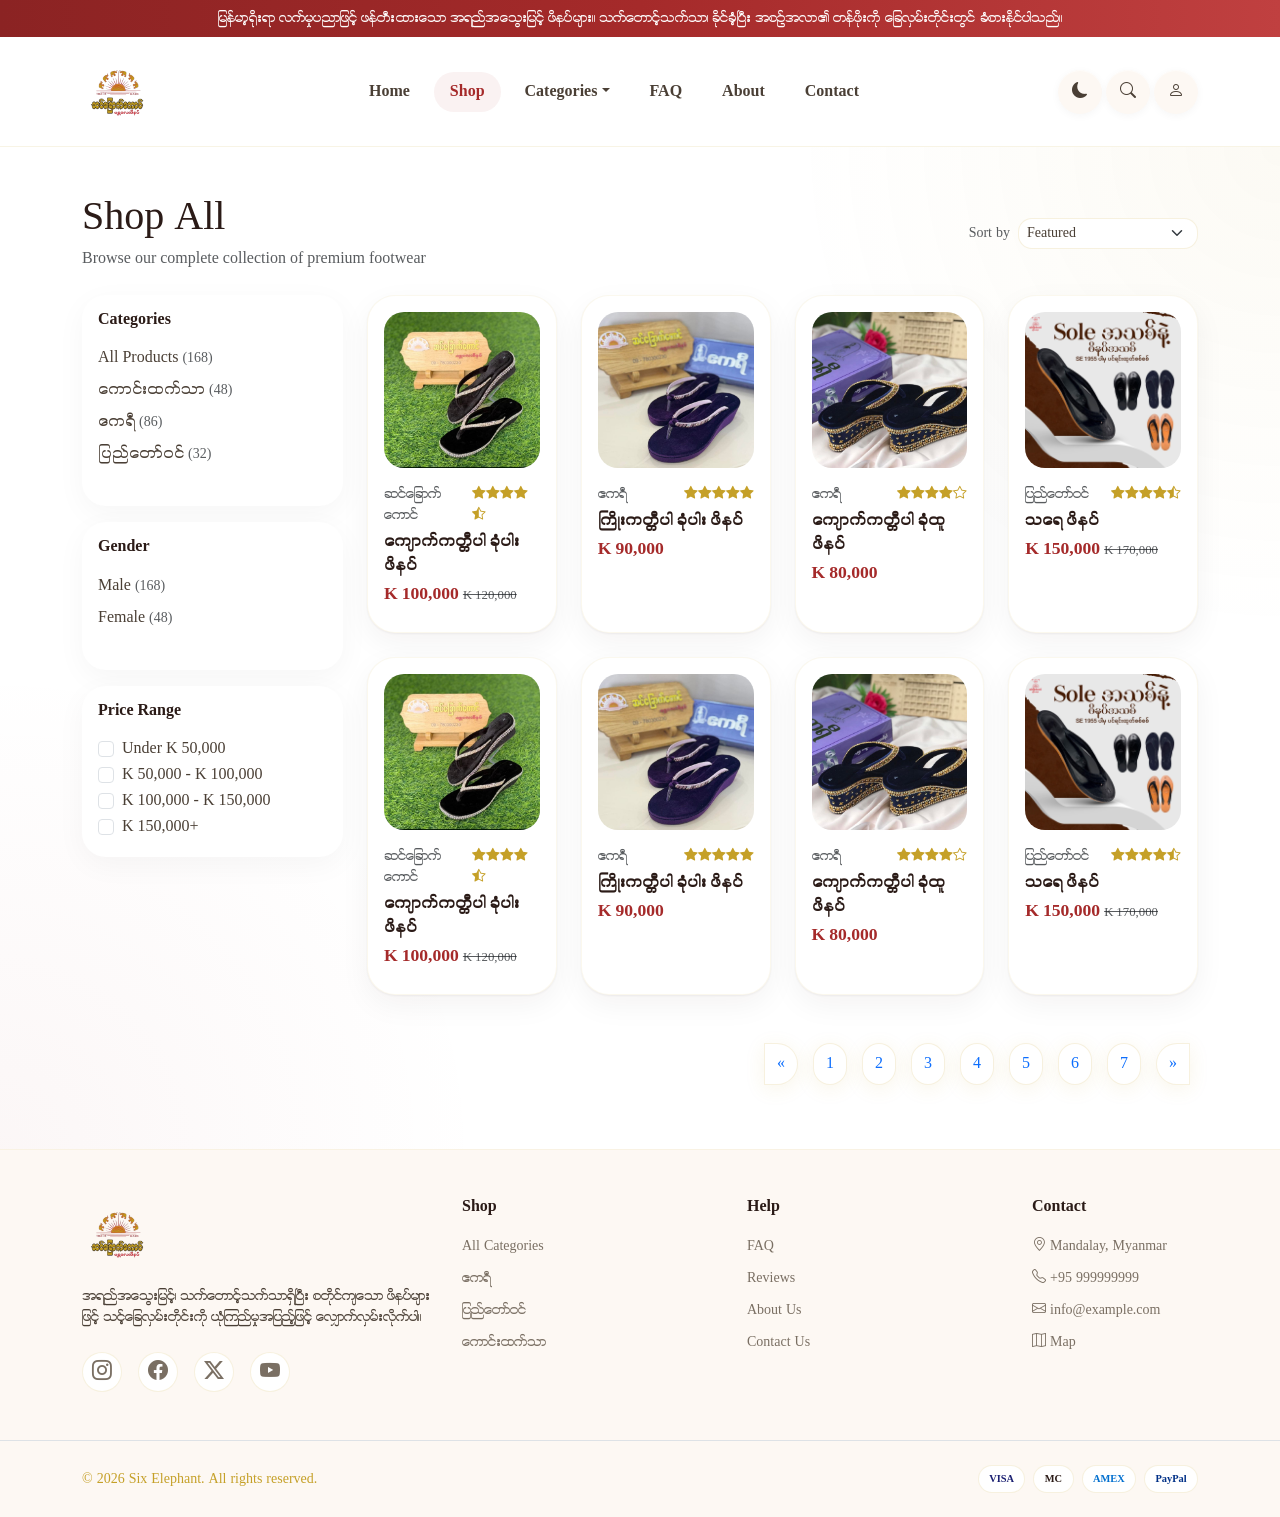
<file: shop.html>
<!DOCTYPE html>
<html lang="en">
<head>
    <meta charset="UTF-8">
    <meta name="viewport" content="width=device-width, initial-scale=1.0">
    <meta name="description" content="Premium footwear for every step of your journey. From athletic performance to everyday comfort.">
    <title>SixElephant - Myanmar Traditional Footwear</title>
    <link rel="icon" href="images/logo.png" type="image/png">

    <!-- Google Fonts -->
    <link rel="preconnect" href="https://fonts.googleapis.com">
    <link rel="preconnect" href="https://fonts.gstatic.com" crossorigin>
    <link href="https://fonts.googleapis.com/css2?family=Inter:wght@400;500;600;700&family=Outfit:wght@400;500;600;700;800&display=swap" rel="stylesheet">

    <!-- Bootstrap 5.3 -->
    <link href="https://cdn.jsdelivr.net/npm/bootstrap@5.3.3/dist/css/bootstrap.min.css" rel="stylesheet">
    <link href="https://cdn.jsdelivr.net/npm/bootstrap-icons@1.11.3/font/bootstrap-icons.min.css" rel="stylesheet">
    <link rel="stylesheet" href="css/style.css">

    
</head>
<body>

    <!-- Announcement Bar -->
    <div class="announcement-bar text-white py-2 text-center d-none d-md-block">
        မြန်မာ့ရိုးရာ လက်မှုပညာဖြင့် ဖန်တီးထားသော အရည်အသွေးမြင့် ဖိနပ်များ။ သက်တောင့်သက်သာ၊ ခိုင်ခံ့ပြီး အစဉ်အလာ၏ တန်ဖိုးကို ခြေလှမ်းတိုင်းတွင် ခံစားနိုင်ပါသည်။    
    </div>
    <div class="announcement-bar text-white py-2 text-center d-block d-md-none">
        အရည်အသွေးမြင့်၊ သက်တောင့်သက်သာရှိသော မြန်မာ့လက်မှုပညာ ဖိနပ်များ။
    </div>

    <!-- Navbar -->
    <nav class="navbar navbar-expand-lg bg-white sticky-top" id="mainNav">
        <div class="container">
            <a class="navbar-brand" href="index.html">
                <img src="images/logo.png" alt="Brand Logo">
            </a>

            <button class="navbar-toggler border-0" type="button" data-bs-toggle="collapse" data-bs-target="#navbarNav" aria-controls="navbarNav" aria-expanded="false" aria-label="Toggle navigation">
                <div class="hamburger">
                    <span></span>
                    <span></span>
                    <span></span>
                </div>
            </button>

            <div class="collapse navbar-collapse" id="navbarNav">
                <ul class="navbar-nav mx-auto gap-lg-2">
                    <li class="nav-item"><a class="nav-link" href="index.html">Home</a></li>
                    <li class="nav-item"><a class="nav-link active" href="shop.html">Shop</a></li>
                    <li class="nav-item dropdown">
                        <a class="nav-link dropdown-toggle" href="#" id="categoriesDropdown" role="button" data-bs-toggle="dropdown" aria-expanded="false">Categories</a>
                        <ul class="dropdown-menu" aria-labelledby="categoriesDropdown">
                            <li><a class="dropdown-item" href="shop.html">All Categories</a></li>
                            <li><a class="dropdown-item" href="shop.html">ကောင်းထက်သာ</a></li>
                            <li><a class="dropdown-item" href="shop.html">ဧကရီ</a></li>
                            <li><a class="dropdown-item" href="shop.html">ပြည်တော်ဝင်</a></li>
                        </ul>
                    </li>
                    <li class="nav-item"><a class="nav-link" href="faq.html">FAQ</a></li>
                    <li class="nav-item"><a class="nav-link" href="about.html">About</a></li>
                    <li class="nav-item"><a class="nav-link" href="contact.html">Contact</a></li>
                </ul>
                <div class="d-flex align-items-center gap-1">
                    <button class="nav-icon-btn" id="themeToggle" aria-label="Toggle theme"><i class="bi bi-moon-fill" id="themeIcon"></i></button>
                    <button class="nav-icon-btn" id="searchToggle" aria-label="Search"><i class="bi bi-search"></i></button>
                    <button class="nav-icon-btn" aria-label="Account"><i class="bi bi-person"></i></button>
                    
                </div>
            </div>
        </div>
    </nav>

    <!-- Search Overlay -->
    <div class="search-overlay" id="searchOverlay" role="dialog" aria-modal="true" aria-label="Search">
        <button class="search-close" id="searchClose" aria-label="Close search"><i class="bi bi-x-lg"></i></button>
        <div class="search-container">
            <form class="search-form" action="#" method="get" role="search">
                <i class="bi bi-search search-icon" id="searchInputIcon"></i>
                <input type="search" id="searchInput" placeholder="Search shoes, categories, styles..." autocomplete="off" spellcheck="false">
                <span class="search-underline"></span>
            </form>
            <div class="search-hints">
                <span>Press</span>
                <kbd><i class="bi bi-command"></i>K</kbd>
                <span>to search</span>
                <span class="mx-1 opacity-50">·</span>
                <kbd>ESC</kbd>
                <span>to close</span>
            </div>
        </div>
    </div>

    <main class="py-5">
        <div class="container">

            <div class="d-flex justify-content-between align-items-center flex-wrap mb-4">
                <div>
                    <h1 class="display-font mb-1">Shop All</h1>
                    <p class="mb-0 text-muted">
                        Browse our complete collection of premium footwear
                    </p>
                </div>

                <div class="d-flex align-items-center gap-2">
                    <label class="small text-muted mb-0">Sort by</label>
                    <select class="form-select form-select-sm" style="width: 180px;">
                        <option>Featured</option>
                        <option>Price: Low to High</option>
                        <option>Price: High to Low</option>
                        <option>Newest</option>
                    </select>
                </div>
            </div>

            <div class="row">
                <aside class="col-lg-3 mb-4 sidebar">
                    <div class="card p-3 mb-3">
                        <h6 class="fw-semibold mb-3">Categories</h6>
                        <ul class="list-unstyled">
                            <li class="mb-2"><a href="#" class="text-decoration-none">All Products <small class="text-muted">(168)</small></a></li>
                            <li class="mb-2"><a href="#" class="text-decoration-none">ကောင်းထက်သာ <small class="text-muted">(48)</small></a></li>
                            <li class="mb-2"><a href="#" class="text-decoration-none">ဧကရီ <small class="text-muted">(86)</small></a></li>
                            <li class="mb-2"><a href="#" class="text-decoration-none">ပြည်တော်ဝင် <small class="text-muted">(32)</small></a></li>
                        </ul>
                    </div>

                    <div class="card p-3 mb-3">
                        <h6 class="fw-semibold mb-3">Gender</h6>
                        <ul class="list-unstyled">
                            <li class="mb-2"><a href="#" class="text-decoration-none">Male <small class="text-muted">(168)</small></a></li>
                            <li class="mb-2"><a href="#" class="text-decoration-none">Female <small class="text-muted">(48)</small></a></li>
                        </ul>
                    </div>

                    <div class="card p-3">
                        <h6 class="fw-semibold mb-3">Price Range</h6>
                        <div class="form-check">
                            <input class="form-check-input" type="checkbox" id="price1">
                            <label class="form-check-label" for="price1">Under K 50,000</label>
                        </div>
                        <div class="form-check">
                            <input class="form-check-input" type="checkbox" id="price2">
                            <label class="form-check-label" for="price2">K 50,000 - K 100,000</label>
                        </div>
                        <div class="form-check">
                            <input class="form-check-input" type="checkbox" id="price3">
                            <label class="form-check-label" for="price3">K 100,000 - K 150,000</label>
                        </div>
                        <div class="form-check">
                            <input class="form-check-input" type="checkbox" id="price4">
                            <label class="form-check-label" for="price4">K 150,000+</label>
                        </div>
                    </div>
                </aside>

                <section class="col-lg-9">
                    <div class="row g-4 product-grid">

                        <!-- Card 1 -->
                        <div class="col-sm-6 col-md-4 col-lg-3">
                            <div class="product-card p-3">
                                <a href="shop-detail.html" class="text-decoration-none">
                                    <div class="product-image-wrap mb-3 position-relative">
                                        <img src="images/p1-1.jpeg" alt="Velocity Runner Pro" class="img-fluid">
                                        <!-- <div class="position-absolute top-0 start-0 m-3">
                                            <span class="product-badge badge-sale">-18%</span>
                                        </div> -->
                                    </div>

                                    <div class="product-meta d-flex align-items-center mb-1">
                                        <small class="text-muted">ဆင်ခြောက်ကောင်</small>
                                        <div class="ms-auto d-flex align-items-center gap-1">
                                            <div class="star-rating text-brand-gold">
                                                <i class="bi bi-star-fill"></i><i class="bi bi-star-fill"></i><i class="bi bi-star-fill"></i><i class="bi bi-star-fill"></i><i class="bi bi-star-half"></i>
                                            </div>
                                        </div>
                                    </div>

                                    <h6 class="product-title fw-semibold mb-1">ကျောက်ကတ္တီပါ ခုံပါး ဖိနပ်</h6>

                                    <div class="d-flex align-items-center justify-content-between mb-2">
                                        <div class="product-price fw-semibold">K 100,000 <small class="text-decoration-line-through text-muted">K 120,000</small></div>
                                    </div>

                                </a>
                            </div>
                        </div>

                        <!-- Card 2 -->
                        <div class="col-sm-6 col-md-4 col-lg-3">
                            <div class="product-card p-3">
                                <a href="shop-detail.html" class="text-decoration-none">
                                    <div class="product-image-wrap mb-3 position-relative">
                                        <img src="images/p3-2.jpeg" alt="Streetwise Classic" class="img-fluid">
                                        <!-- <div class="position-absolute top-0 start-0 m-3">
                                            <span class="product-badge badge-bestseller">BESTSELLER</span>
                                        </div> -->
                                    </div>

                                    <div class="product-meta d-flex align-items-center mb-1">
                                        <small class="text-muted">ဧကရီ</small>
                                        <div class="ms-auto d-flex align-items-center gap-1">
                                            <div class="star-rating text-brand-gold">
                                                <i class="bi bi-star-fill"></i><i class="bi bi-star-fill"></i><i class="bi bi-star-fill"></i><i class="bi bi-star-fill"></i><i class="bi bi-star-fill"></i>
                                            </div>
                                        </div>
                                    </div>

                                    <h6 class="product-title fw-semibold mb-1">ကြိုးကတ္တီပါ ခုံပါး ဖိနပ်</h6>

                                    <div class="d-flex align-items-center justify-content-between mb-2">
                                        <div class="product-price fw-semibold">K 90,000</div>
                                    </div>
                                </a>
                            </div>
                        </div>

                        <!-- Card 3 -->
                        <div class="col-sm-6 col-md-4 col-lg-3">
                            <div class="product-card p-3">
                                <a href="shop-detail.html" class="text-decoration-none">
                                    <div class="product-image-wrap mb-3 position-relative">
                                        <img src="images/p2-2.jpeg" alt="Court Dominator X" class="img-fluid">
                                        <!-- <div class="position-absolute top-0 start-0 m-3">
                                            <span class="product-badge badge-new">NEW</span>
                                        </div> -->
                                    </div>

                                    <div class="product-meta d-flex align-items-center mb-1">
                                        <small class="text-muted">ဧကရီ</small>
                                        <div class="ms-auto d-flex align-items-center gap-1">
                                            <div class="star-rating text-brand-gold">
                                                <i class="bi bi-star-fill"></i><i class="bi bi-star-fill"></i><i class="bi bi-star-fill"></i><i class="bi bi-star-fill"></i><i class="bi bi-star"></i>
                                            </div>
                                        </div>
                                    </div>

                                    <h6 class="product-title fw-semibold mb-1">ကျောက်ကတ္တီပါ ခုံထူ ဖိနပ်</h6>

                                    <div class="d-flex align-items-center justify-content-between mb-2">
                                        <div class="product-price fw-semibold">K 80,000</div>
                                    </div>
                                </a>
                            </div>
                        </div>

                        <!-- Card 4 -->
                        <div class="col-sm-6 col-md-4 col-lg-3">
                            <div class="product-card p-3">
                                <a href="shop-detail.html" class="text-decoration-none">
                                    <div class="product-image-wrap mb-3 position-relative">
                                        <img src="images/p5-3.jpeg" alt="Trail Blazer GTX" class="img-fluid">
                                        <!-- <div class="position-absolute top-0 start-0 m-3">
                                            <span class="product-badge badge-sale">-17%</span>
                                        </div> -->
                                    </div>

                                    <div class="product-meta d-flex align-items-center mb-1">
                                        <small class="text-muted">ပြည်တော်ဝင်</small>
                                        <div class="ms-auto d-flex align-items-center gap-1">
                                            <div class="star-rating text-brand-gold">
                                                <i class="bi bi-star-fill"></i><i class="bi bi-star-fill"></i><i class="bi bi-star-fill"></i><i class="bi bi-star-fill"></i><i class="bi bi-star-half"></i>
                                            </div>
                                        </div>
                                    </div>

                                    <h6 class="product-title fw-semibold mb-1">သရေ ဖိနပ်</h6>

                                    <div class="d-flex align-items-center justify-content-between mb-2">
                                        <div class="product-price fw-semibold">K 150,000 <small class="text-decoration-line-through text-muted">K 170,000</small></div>
                                    </div>
                                </a>
                            </div>
                        </div>

                        <!-- Card 1 -->
                        <div class="col-sm-6 col-md-4 col-lg-3">
                            <div class="product-card p-3">
                                <a href="shop-detail.html" class="text-decoration-none">
                                    <div class="product-image-wrap mb-3 position-relative">
                                        <img src="images/p1-1.jpeg" alt="Velocity Runner Pro" class="img-fluid">
                                        <!-- <div class="position-absolute top-0 start-0 m-3">
                                            <span class="product-badge badge-sale">-18%</span>
                                        </div> -->
                                    </div>

                                    <div class="product-meta d-flex align-items-center mb-1">
                                        <small class="text-muted">ဆင်ခြောက်ကောင်</small>
                                        <div class="ms-auto d-flex align-items-center gap-1">
                                            <div class="star-rating text-brand-gold">
                                                <i class="bi bi-star-fill"></i><i class="bi bi-star-fill"></i><i class="bi bi-star-fill"></i><i class="bi bi-star-fill"></i><i class="bi bi-star-half"></i>
                                            </div>
                                        </div>
                                    </div>

                                    <h6 class="product-title fw-semibold mb-1">ကျောက်ကတ္တီပါ ခုံပါး ဖိနပ်</h6>

                                    <div class="d-flex align-items-center justify-content-between mb-2">
                                        <div class="product-price fw-semibold">K 100,000 <small class="text-decoration-line-through text-muted">K 120,000</small></div>
                                    </div>

                                </a>
                            </div>
                        </div>

                        <!-- Card 2 -->
                        <div class="col-sm-6 col-md-4 col-lg-3">
                            <div class="product-card p-3">
                                <a href="shop-detail.html" class="text-decoration-none">
                                    <div class="product-image-wrap mb-3 position-relative">
                                        <img src="images/p3-2.jpeg" alt="Streetwise Classic" class="img-fluid">
                                        <!-- <div class="position-absolute top-0 start-0 m-3">
                                            <span class="product-badge badge-bestseller">BESTSELLER</span>
                                        </div> -->
                                    </div>

                                    <div class="product-meta d-flex align-items-center mb-1">
                                        <small class="text-muted">ဧကရီ</small>
                                        <div class="ms-auto d-flex align-items-center gap-1">
                                            <div class="star-rating text-brand-gold">
                                                <i class="bi bi-star-fill"></i><i class="bi bi-star-fill"></i><i class="bi bi-star-fill"></i><i class="bi bi-star-fill"></i><i class="bi bi-star-fill"></i>
                                            </div>
                                        </div>
                                    </div>

                                    <h6 class="product-title fw-semibold mb-1">ကြိုးကတ္တီပါ ခုံပါး ဖိနပ်</h6>

                                    <div class="d-flex align-items-center justify-content-between mb-2">
                                        <div class="product-price fw-semibold">K 90,000</div>
                                    </div>
                                </a>
                            </div>
                        </div>

                        <!-- Card 3 -->
                        <div class="col-sm-6 col-md-4 col-lg-3">
                            <div class="product-card p-3">
                                <a href="shop-detail.html" class="text-decoration-none">
                                    <div class="product-image-wrap mb-3 position-relative">
                                        <img src="images/p2-2.jpeg" alt="Court Dominator X" class="img-fluid">
                                        <!-- <div class="position-absolute top-0 start-0 m-3">
                                            <span class="product-badge badge-new">NEW</span>
                                        </div> -->
                                    </div>

                                    <div class="product-meta d-flex align-items-center mb-1">
                                        <small class="text-muted">ဧကရီ</small>
                                        <div class="ms-auto d-flex align-items-center gap-1">
                                            <div class="star-rating text-brand-gold">
                                                <i class="bi bi-star-fill"></i><i class="bi bi-star-fill"></i><i class="bi bi-star-fill"></i><i class="bi bi-star-fill"></i><i class="bi bi-star"></i>
                                            </div>
                                        </div>
                                    </div>

                                    <h6 class="product-title fw-semibold mb-1">ကျောက်ကတ္တီပါ ခုံထူ ဖိနပ်</h6>

                                    <div class="d-flex align-items-center justify-content-between mb-2">
                                        <div class="product-price fw-semibold">K 80,000</div>
                                    </div>
                                </a>
                            </div>
                        </div>

                        <!-- Card 4 -->
                        <div class="col-sm-6 col-md-4 col-lg-3">
                            <div class="product-card p-3">
                                <a href="shop-detail.html" class="text-decoration-none">
                                    <div class="product-image-wrap mb-3 position-relative">
                                        <img src="images/p5-3.jpeg" alt="Trail Blazer GTX" class="img-fluid">
                                        <!-- <div class="position-absolute top-0 start-0 m-3">
                                            <span class="product-badge badge-sale">-17%</span>
                                        </div> -->
                                    </div>

                                    <div class="product-meta d-flex align-items-center mb-1">
                                        <small class="text-muted">ပြည်တော်ဝင်</small>
                                        <div class="ms-auto d-flex align-items-center gap-1">
                                            <div class="star-rating text-brand-gold">
                                                <i class="bi bi-star-fill"></i><i class="bi bi-star-fill"></i><i class="bi bi-star-fill"></i><i class="bi bi-star-fill"></i><i class="bi bi-star-half"></i>
                                            </div>
                                        </div>
                                    </div>

                                    <h6 class="product-title fw-semibold mb-1">သရေ ဖိနပ်</h6>

                                    <div class="d-flex align-items-center justify-content-between mb-2">
                                        <div class="product-price fw-semibold">K 150,000 <small class="text-decoration-line-through text-muted">K 170,000</small></div>
                                    </div>
                                </a>
                            </div>
                        </div>


                    </div>

                    <!-- Pagination -->
                    <div class="d-flex justify-content-end mt-5">
                        <ul class="pagination">
                            <li class="page-item"><a class="page-link" href="#" aria-label="Previous"><span aria-hidden="true">&laquo;</span></a></li>
                            <li class="page-item"><a class="page-link" href="#">1</a></li>
                            <li class="page-item"><a class="page-link" href="#">2</a></li>
                            <li class="page-item"><a class="page-link" href="#">3</a></li>
                            <li class="page-item"><a class="page-link" href="#">4</a></li>
                            <li class="page-item"><a class="page-link" href="#">5</a></li>
                            <li class="page-item"><a class="page-link" href="#">6</a></li>
                            <li class="page-item"><a class="page-link" href="#">7</a></li>
                            <li class="page-item"><a class="page-link" href="#" aria-label="Next"><span aria-hidden="true">&raquo;</span></a></li>
                        </ul>
                    </div>

                </section>
            </div>
        </div>
    </main>

    <!-- Footer -->
    <footer id="footer" class="footer-section">
        <div class="container py-5">
            <div class="row">
                <div class="col-sm-6 col-md-4">
                    <a href="#" class="footer-brand d-inline-block mb-3">
                        <img src="images/logo.png" alt="Brand Logo" class="img-fluid">
                    </a>
                    <p class="small">
                        အရည်အသွေးမြင့်၊ သက်တောင့်သက်သာရှိပြီး စတိုင်ကျသော ဖိနပ်များဖြင့် သင့်ခြေလှမ်းတိုင်းကို ယုံကြည်မှုအပြည့်ဖြင့် လျှောက်လှမ်းလိုက်ပါ။
                    </p>
                    <div class="d-flex gap-3 mt-4">
                        <a href="#" class="social-link" aria-label="Instagram"><i class="bi bi-instagram fs-5"></i></a>
                        <a href="#" class="social-link" aria-label="Facebook"><i class="bi bi-facebook fs-5"></i></a>
                        <a href="#" class="social-link" aria-label="Twitter"><i class="bi bi-twitter-x fs-5"></i></a>
                        <a href="#" class="social-link" aria-label="YouTube"><i class="bi bi-youtube fs-5"></i></a>
                    </div>
                </div>
                <div class="col-6 col-sm-3 col-md-3">
                    <h6 class="fw-semibold mb-3">Shop</h6>
                    <ul class="list-unstyled d-flex flex-column gap-2">
                        <li><a href="#" class="footer-link">All Categories</a></li>
                        <li><a href="#" class="footer-link">ဧကရီ</a></li>
                        <li><a href="#" class="footer-link">ပြည်တော်ဝင်</a></li>
                        <li><a href="#" class="footer-link">ကောင်းထက်သာ</a></li>
                    </ul>
                </div>
                <div class="col-6 col-sm-3 col-md-3">
                    <h6 class="fw-semibold mb-3">Help</h6>
                    <ul class="list-unstyled d-flex flex-column gap-2">
                        <li><a href="#" class="footer-link">FAQ</a></li>
                        <li><a href="#" class="footer-link">Reviews</a></li>
                        <li><a href="#" class="footer-link">About Us</a></li>
                        <li><a href="#" class="footer-link">Contact Us</a></li>
                    </ul>
                </div>
                <div class="col-sm-6 col-md-2">
                    <h6 class="fw-semibold mb-3">Contact</h6>
                    <ul class="list-unstyled d-flex flex-column gap-2">
                        <li><a href="#" class="footer-link"><i class="bi bi-geo-alt"></i> Mandalay, Myanmar</a></li>
                        <li><a href="#" class="footer-link"><i class="bi bi-telephone"></i> +95 999999999</a></li>
                        <li><a href="#" class="footer-link"><i class="bi bi-envelope"></i> info@example.com</a></li>
                        <li><a href="#" class="footer-link"><i class="bi bi-map"></i> Map</a></li>
                        
                    </ul>
                </div>
            </div>
        </div>
        <div class="border-top">
            <div class="container py-4">
                <div class="d-flex flex-column flex-md-row justify-content-between align-items-center gap-3">
                    <p class="text-secondary small mb-0">&copy; 2026 Six Elephant. All rights reserved.</p>
                    <div class="d-flex gap-2">
                        <span class="payment-icon" style="color:#1A1F71;">VISA</span>
                        <span class="payment-icon">MC</span>
                        <span class="payment-icon" style="color:#006FCF;">AMEX</span>
                        <span class="payment-icon" style="color:#003087;">PayPal</span>
                    </div>
                </div>
            </div>
        </div>
    </footer>

    <script src="https://cdn.jsdelivr.net/npm/bootstrap@5.3.3/dist/js/bootstrap.bundle.min.js"></script>
    <script>
        const nav = document.getElementById('mainNav');
        window.addEventListener('scroll', () => {
            nav.classList.toggle('scrolled', window.scrollY > 10);
        });

        const navbarCollapse = document.getElementById('navbarNav');
        const hamburger = document.querySelector('.hamburger');
        if (navbarCollapse && hamburger) {
            navbarCollapse.addEventListener('shown.bs.collapse', () => hamburger.classList.add('active'));
            navbarCollapse.addEventListener('hidden.bs.collapse', () => hamburger.classList.remove('active'));
        }
    </script>
    <script>
        (function() {
            const themeToggle = document.getElementById('themeToggle');
            const themeIcon = document.getElementById('themeIcon');

            function setIcon(theme) {
                if (!themeIcon) return;
                themeIcon.className = theme === 'dark' ? 'bi bi-sun-fill' : 'bi bi-moon-fill';
            }

            function applyTheme(theme) {
                if (theme === 'dark') {
                    document.body.classList.add('dark');
                } else {
                    document.body.classList.remove('dark');
                }
                setIcon(theme);
                try { localStorage.setItem('theme', theme); } catch (e) {}
            }

            const stored = (function() {
                try { return localStorage.getItem('theme'); } catch(e){ return null; }
            })();

            const initial = stored || 'light';
            applyTheme(initial);

            if (themeToggle) {
                themeToggle.addEventListener('click', () => {
                    const newTheme = document.body.classList.contains('dark') ? 'light' : 'dark';
                    applyTheme(newTheme);
                });
            }
        })();
    </script>
    <script>
        (function() {
            const overlay = document.getElementById('searchOverlay');
            const toggle = document.getElementById('searchToggle');
            const close = document.getElementById('searchClose');
            const input = document.getElementById('searchInput');
            const icon = document.getElementById('searchInputIcon');

            function openSearch() {
                overlay.classList.add('active');
                document.body.style.overflow = 'hidden';
                setTimeout(() => input && input.focus(), 100);
                if (icon) icon.classList.add('focused');
            }

            function closeSearch() {
                overlay.classList.remove('active');
                document.body.style.overflow = '';
                if (input) input.value = '';
                if (icon) icon.classList.remove('focused');
            }

            if (toggle) toggle.addEventListener('click', openSearch);
            if (close) close.addEventListener('click', closeSearch);

            overlay.addEventListener('click', function(e) {
                if (e.target === overlay) closeSearch();
            });

            document.addEventListener('keydown', function(e) {
                if ((e.metaKey || e.ctrlKey) && e.key === 'k') {
                    e.preventDefault();
                    overlay.classList.contains('active') ? closeSearch() : openSearch();
                }
                if (e.key === 'Escape' && overlay.classList.contains('active')) {
                    closeSearch();
                }
            });

            if (input) {
                input.addEventListener('focus', function() {
                    if (icon) icon.classList.add('focused');
                });
                input.addEventListener('blur', function() {
                    if (!input.value) icon.classList.remove('focused');
                });
            }
        })();
    </script>
</body>
</html>
</file>
<file: css/style.css>
:root {
    --brand-red: #a52a2a;
    --brand-red-dark: #8b2323;
    --brand-red-light: #c04040;
    --brand-gold: #c5a028;
    --brand-gold-dark: #a8861f;
    --brand-gold-light: #dbb84a;
    --brand-brown: #2b1b17;
    --cream: #fdf8f3;
    --cream-dark: #f5ebe0;
    --white: #ffffff;
    --text-body: #4a3f35;
    --text-muted: #7a6f63;
    --shadow-soft: 0 8px 32px rgba(43, 27, 23, 0.06);
    --shadow-hover: 0 16px 48px rgba(43, 27, 23, 0.1);
    --radius-sm: 1rem;
    --radius-md: 1.25rem;
    --radius-lg: 1.75rem;
    --radius-pill: 50rem;
    --ease-smooth: cubic-bezier(0.4, 0, 0.2, 1);

    --bs-primary: var(--brand-red);
    --bs-primary-rgb: 165, 42, 42;
    --bs-secondary: var(--brand-gold);
    --bs-secondary-rgb: 197, 160, 40;
    --bs-body-font-family: "Inter", system-ui, sans-serif;
    --bs-body-color: var(--text-body);
    --bs-body-bg: var(--white);
    --bs-border-radius: var(--radius-sm);
    --bs-border-radius-lg: var(--radius-md);
    --bs-border-radius-xl: var(--radius-lg);
    --theme-transition-duration: 0.35s;
}
/* 
myanmargantgaw
myanmarangoun
MyanmarChatu
MyanmarNjaun
Myanmar\ Latpan.ttf
Myanmar\ MUA\ font.ttf

 */
@font-face {
    font-family: "Padauk";
    src: url("../pyidaungsu1/myanmargantgaw.ttf") format("truetype");
}


/* Smooth theme transitions */
*, *::before, *::after {
  font-family: "Padauk" !important;
  font-weight: 400;
  font-style: normal;
    transition: background-color var(--theme-transition-duration) var(--ease-smooth),
                color var(--theme-transition-duration) var(--ease-smooth),
                border-color var(--theme-transition-duration) var(--ease-smooth),
                box-shadow var(--theme-transition-duration) var(--ease-smooth),
                fill var(--theme-transition-duration) var(--ease-smooth);
}

@media (prefers-reduced-motion: reduce) {
    *, *::before, *::after { transition: none !important; }
}


/* Dark theme overrides */
body.dark {
    --white: #0b0b0d;
    --cream: #0f1112;
    --cream-dark: #0b0b0b;
    --text-body: #e6e6e6;
    --text-muted: #bdbdbd;
    --brand-brown: #f5efe9;
    --bs-body-bg: var(--white);
    --shadow-soft: 0 8px 32px rgba(0,0,0,0.5);
    --shadow-hover: 0 16px 48px rgba(0,0,0,0.6);
}

.brand_color {
    color: var(--brand-gold) !important;
}

* {
    scroll-behavior: smooth;
}

body {
    font-family: var(--bs-body-font-family);
    color: var(--text-body);
    background: var(--bs-body-bg);
    -webkit-font-smoothing: antialiased;
}

h1, h2, h3, h4, h5, h6,
.display-font {
    font-family: "Outfit", system-ui, sans-serif;
    color: var(--brand-brown);
}

/* Announcement Bar */
.announcement-bar {
    background: linear-gradient(90deg, var(--brand-red-dark), var(--brand-red), var(--brand-red-light));
    font-size: 0.875rem;
    letter-spacing: 0.01em;
}

/* Navbar */
.navbar {
    padding: 0.85rem 0;
    background: rgba(255, 255, 255, 0.92) !important;
    backdrop-filter: blur(16px);
    border-bottom: 1px solid rgba(197, 160, 40, 0.12);
    transition: box-shadow 0.35s var(--ease-smooth), padding 0.35s var(--ease-smooth), background-color var(--theme-transition-duration) var(--ease-smooth);
}

.navbar.scrolled {
    box-shadow: var(--shadow-soft);
    padding: 0.6rem 0;
}

/* Dark mode navbar overrides */
body.dark .navbar {
    background: rgba(11, 11, 13, 0.92) !important; /* darker navbar in dark mode */
    border-bottom-color: rgba(255, 255, 255, 0.06);
    box-shadow: var(--shadow-soft);
}

/* Ensure nav links are readable in dark mode */
body.dark .nav-link {
    color: var(--text-body) !important;
}

body.dark .nav-link:hover,
body.dark .nav-link.active {
    color: var(--brand-gold-light) !important;
    background: rgba(197, 160, 40, 0.04) !important;
}

/* If Bootstrap utility bg-white is present, neutralize it in dark mode */
body.dark .bg-white {
    background-color: transparent !important;
}


.navbar-brand img {
    height: 72px;
    width: auto;
    object-fit: contain;
    transition: transform 0.35s var(--ease-smooth);
}

.navbar-brand:hover img {
    transform: scale(1.02);
}

.nav-link {
    font-weight: bold;
    font-size: 16px;
    color: var(--text-body) !important;
    padding: 0.5rem 1rem !important;
    border-radius: var(--radius-pill);
    transition: color 0.3s var(--ease-smooth), background 0.3s var(--ease-smooth);
}

.nav-link:hover,
.nav-link.active {
    color: var(--brand-red) !important;
    background: rgba(165, 42, 42, 0.06);
}

.nav-icon-btn {
    width: 44px;
    height: 44px;
    border: none;
    background: var(--cream);
    border-radius: var(--radius-pill);
    color: var(--text-body);
    display: inline-flex;
    align-items: center;
    justify-content: center;
    transition: background 0.3s var(--ease-smooth), color 0.3s var(--ease-smooth), transform 0.3s var(--ease-smooth);
}

.nav-icon-btn:hover {
    background: rgba(197, 160, 40, 0.15);
    color: var(--brand-red);
    transform: translateY(-1px);
}

.cart-badge {
    top: 4px;
    right: 4px;
    width: 18px;
    height: 18px;
    font-size: 0.65rem;
    background: var(--brand-red);
}

/* Hamburger menu */
.navbar-toggler {
    padding: 0.5rem;
    border: none !important;
    outline: none !important;
    box-shadow: none !important;
}

.navbar-toggler:focus,
.navbar-toggler:active {
    outline: none !important;
    box-shadow: none !important;
    border: none !important;
}

.hamburger {
    width: 24px;
    height: 20px;
    position: relative;
    display: flex;
    flex-direction: column;
    justify-content: space-between;
}

.hamburger span {
    display: block;
    width: 100%;
    height: 2.5px;
    background: var(--text-body);
    border-radius: 4px;
    transform-origin: center;
    transition: all 0.35s var(--ease-smooth);
}

.hamburger.active span:nth-child(1) {
    transform: translateY(8.75px) rotate(45deg);
}

.hamburger.active span:nth-child(2) {
    opacity: 0;
    transform: scaleX(0);
}

.hamburger.active span:nth-child(3) {
    transform: translateY(-8.75px) rotate(-45deg);
}

body.dark .hamburger span {
    background: var(--text-body);
}

/* Buttons */
.btn {
    transition: all 0.35s var(--ease-smooth);
}

.btn-primary {
    --bs-btn-bg: var(--brand-red);
    --bs-btn-border-color: var(--brand-red);
    --bs-btn-hover-bg: var(--brand-red-dark);
    --bs-btn-hover-border-color: var(--brand-red-dark);
    --bs-btn-active-bg: var(--brand-red-dark);
    --bs-btn-active-border-color: var(--brand-red-dark);
    --bs-btn-focus-shadow-rgb: 165, 42, 42;
    box-shadow: 0 4px 20px rgba(165, 42, 42, 0.2);
}

.btn-primary:hover {
    transform: translateY(-2px);
    box-shadow: 0 8px 28px rgba(165, 42, 42, 0.28);
}

.btn-outline-gold {
    color: var(--brand-brown);
    border: 2px solid rgba(197, 160, 40, 0.45);
    background: transparent;
}

.btn-outline-gold:hover {
    background: rgba(197, 160, 40, 0.1);
    border-color: var(--brand-gold);
    color: var(--brand-brown);
    transform: translateY(-2px);
}

.btn-gold {
    background: linear-gradient(135deg, var(--brand-gold-light), var(--brand-gold));
    border: none;
    color: var(--brand-brown);
    font-weight: 600;
    box-shadow: 0 4px 20px rgba(197, 160, 40, 0.25);
}

.btn-gold:hover {
    background: linear-gradient(135deg, var(--brand-gold), var(--brand-gold-dark));
    color: var(--brand-brown);
    transform: translateY(-2px);
    box-shadow: 0 8px 28px rgba(197, 160, 40, 0.35);
}

.btn-rounded {
    border-radius: var(--radius-pill);
    padding: 0.8rem 2.25rem;
    font-weight: 600;
}

/* Hero */
/* Hero - Flexible Dark Mode Design */
.hero-section {
    position: relative;
    min-height: 88vh;
    overflow: hidden;
}

.hero-section::before {
    content: "";
    position: absolute;
    inset: 0;
    background:
        radial-gradient(ellipse at 85% 15%, rgba(197, 160, 40, 0.14), transparent 50%),
        radial-gradient(ellipse at 10% 85%, rgba(165, 42, 42, 0.06), transparent 45%);
    pointer-events: none;
    transition: background var(--theme-transition-duration) var(--ease-smooth);
}

/* Dark mode background */
body.dark .hero-section {
    background: linear-gradient(160deg, var(--white) 0%, #1a1c1e 45%, #0f1112 100%);
}

body.dark .hero-section::before {
    background:
        radial-gradient(ellipse at 85% 15%, rgba(197, 160, 40, 0.08), transparent 50%),
        radial-gradient(ellipse at 10% 85%, rgba(165, 42, 42, 0.04), transparent 45%);
}

/* Background image for desktop */
/* @media (min-width: 992px) {
    .hero-section {
        background: rgb(22, 18, 18);
        background-image: url("../images/background.png");
        background-size: cover;
        background-position: center;
    }
} */

/* Background image for mobile hero image wrap - Flexible Dark Mode */
/* @media (max-width: 767.98px) {
    body.dark .hero-image-wrap {
        background: linear-gradient(160deg, var(--white) 0%, #1a1c1e 45%, #0f1112 100%);
    }

    body.dark .hero-image-wrap::before {
        background:
            radial-gradient(ellipse at 85% 15%, rgba(197, 160, 40, 0.08), transparent 50%),
            radial-gradient(ellipse at 10% 85%, rgba(165, 42, 42, 0.04), transparent 45%);
    }
    .hero-image-wrap {
        position: relative;
        background: rgb(22, 18, 18);
        background-image: url("../images/background.png");
        background-size: cover;
        background-position: center;
        border-radius: var(--radius-lg);
        overflow: hidden;
        transition: background var(--theme-transition-duration) var(--ease-smooth);
    }
    
} */

.hero-grid-pattern {
    display: none;
}

.hero-badge {
    background: rgba(197, 160, 40, 0.12);
    color: var(--brand-gold-dark);
    border: 1px solid rgba(197, 160, 40, 0.25);
    font-weight: 600;
    transition: background var(--theme-transition-duration) var(--ease-smooth),
                color var(--theme-transition-duration) var(--ease-smooth),
                border-color var(--theme-transition-duration) var(--ease-smooth);
}

body.dark .hero-badge {
    color: var(--brand-gold);
    border-color: rgba(197, 160, 40, 0.35);
}

.hero-title {
    color: var(--brand-brown);
    transition: color var(--theme-transition-duration) var(--ease-smooth);
}

body.dark .hero-title {
    color: var(--text-body);
}

.hero-title .highlight {
    background: linear-gradient(135deg, var(--brand-gold), var(--brand-gold-light));
    -webkit-background-clip: text;
    -webkit-text-fill-color: transparent;
    background-clip: text;
}

.hero-lead {
    color: var(--text-muted);
}

.hero-stat-box {
    background: var(--white);
    border-radius: var(--radius-md);
    padding: 1rem 1.25rem;
    box-shadow: var(--shadow-soft);
    border: 1px solid rgba(197, 160, 40, 0.1);
    transition: transform 0.35s var(--ease-smooth), box-shadow 0.35s var(--ease-smooth);
}

.hero-stat-box:hover {
    transform: translateY(-3px);
    box-shadow: var(--shadow-hover);
}

.hero-stat-value {
    color: var(--brand-brown);
}

.hero-stat-label {
    color: var(--text-muted);
    font-size: 0.8rem;
}

.hero-image-wrap {
    position: relative;
}

.hero-image-wrap > img {
    border-radius: var(--radius-lg);
    box-shadow: var(--shadow-hover);
    transition: transform 0.6s var(--ease-smooth);
}

.hero-image-wrap:hover > img {
    transform: scale(1.01);
}

.floating-badge {
    background: rgba(255, 255, 255, 0.92);
    backdrop-filter: blur(12px);
    border: 1px solid rgba(197, 160, 40, 0.15);
    border-radius: var(--radius-md);
    box-shadow: var(--shadow-soft);
}

.sale-badge-circle {
    width: 84px;
    height: 84px;
    background: linear-gradient(135deg, var(--brand-red), var(--brand-red-dark));
    box-shadow: 0 8px 28px rgba(165, 42, 42, 0.3);
}

.scroll-indicator {
    color: var(--text-muted);
    text-decoration: none;
    transition: color 0.3s var(--ease-smooth);
}

.scroll-indicator:hover {
    color: var(--brand-red);
}

/* Sections */
.section-padding {
    padding: 5rem 0;
}

.section-header p {
    color: var(--text-muted);
}

.section-link {
    color: var(--brand-red);
    font-weight: 600;
    text-decoration: none;
    transition: color 0.3s var(--ease-smooth), gap 0.3s var(--ease-smooth);
}

.section-link:hover {
    color: var(--brand-gold-dark);
}

/* Category Cards */
.category-card {
    display: block;
    position: relative;
    border-radius: var(--radius-lg);
    overflow: hidden;
    text-decoration: none;
    color: #fff;
    aspect-ratio: 4 / 3;
    box-shadow: var(--shadow-soft);
    transition: transform 0.45s var(--ease-smooth), box-shadow 0.45s var(--ease-smooth);
}

.category-card:hover {
    transform: translateY(-6px);
    box-shadow: var(--shadow-hover);
}

.category-card img {
    width: 100%;
    height: 100%;
    object-fit: cover;
    transition: transform 0.6s var(--ease-smooth);
}

.category-card:hover img {
    transform: scale(1.06);
}

.category-overlay {
    position: absolute;
    inset: 0;
    background: linear-gradient(to top, rgba(43, 27, 23, 0.82) 0%, rgba(43, 27, 23, 0.25) 55%, transparent 100%);
}

.category-content {
    position: absolute;
    bottom: 0;
    left: 0;
    right: 0;
    padding: 1.75rem;
}

.category-pill {
    background: rgba(197, 160, 40, 0.25);
    backdrop-filter: blur(6px);
    font-size: 0.75rem;
    padding: 0.3rem 0.85rem;
    border-radius: var(--radius-pill);
    border: 1px solid rgba(197, 160, 40, 0.3);
}

/* Product Cards */
.product-card {
    background: var(--white);
    border-radius: var(--radius-lg);
    padding: 1rem;
    border: 1px solid rgba(197, 160, 40, 0.08);
    box-shadow: var(--shadow-soft);
    height: 100%;
    transition: transform 0.4s var(--ease-smooth), box-shadow 0.4s var(--ease-smooth);
}

.product-card:hover {
    transform: translateY(-6px);
    box-shadow: var(--shadow-hover);
}

.product-card a {
    color: var(--brand-brown);
}

.product-image-wrap {
    position: relative;
    border-radius: var(--radius-md);
    overflow: hidden;
    background: var(--cream);
    aspect-ratio: 1;
}

.product-image-wrap img {
    width: 100%;
    height: 100%;
    object-fit: cover;
    transition: transform 0.6s var(--ease-smooth);
}

.product-card:hover .product-image-wrap img {
    transform: scale(1.05);
}

.product-badge {
    font-size: 0.68rem;
    font-weight: 700;
    padding: 0.3rem 0.7rem;
    border-radius: var(--radius-pill);
    letter-spacing: 0.02em;
}

.badge-sale {
    background: var(--brand-red);
    color: #fff;
}

.badge-new {
    background: var(--brand-gold);
    color: var(--brand-brown);
}

.badge-bestseller {
    background: linear-gradient(135deg, var(--brand-gold-light), var(--brand-gold));
    color: var(--brand-brown);
}

.color-swatch {
    width: 18px;
    height: 18px;
    border-radius: 50%;
    border: 2px solid var(--cream-dark);
    display: inline-block;
    transition: transform 0.25s var(--ease-smooth);
}

.color-swatch:hover {
    transform: scale(1.15);
}

.star-rating {
    color: var(--brand-gold);
    font-size: 0.85rem;
}

/* Features */
.features-section {
    background: var(--cream);
    border-radius: var(--radius-lg);
    margin: 0 1rem;
}

.feature-card {
    background: var(--white);
    border-radius: var(--radius-md);
    padding: 1.5rem;
    height: 100%;
    border: 1px solid rgba(197, 160, 40, 0.1);
    box-shadow: var(--shadow-soft);
    transition: transform 0.35s var(--ease-smooth);
}

.feature-card:hover {
    transform: translateY(-4px);
}

.feature-icon {
    width: 52px;
    height: 52px;
    border-radius: var(--radius-pill);
    background: linear-gradient(135deg, rgba(197, 160, 40, 0.15), rgba(197, 160, 40, 0.08));
    color: var(--brand-red);
    display: flex;
    align-items: center;
    justify-content: center;
    flex-shrink: 0;
}

/* Testimonials */
.testimonials-section {
    position: relative;
    background: rgb(22, 18, 18);
    background-image: url("../images/background.png");
    background-size: cover;
    background-position: center;
    transition: background-color var(--theme-transition-duration) var(--ease-smooth);
}

/* Dark mode background overlay */
.testimonials-section::before {
    content: '';
    position: absolute;
    top: 0;
    left: 0;
    right: 0;
    bottom: 0;
    background: rgba(22, 18, 18, 0.50);
    transition: background-color var(--theme-transition-duration) var(--ease-smooth);
}

body.dark .testimonials-section::before {
    background: rgba(11, 11, 13, 0.85);
}

/* Optional: Add a subtle filter to background image in dark mode */
body.dark .testimonials-section {
    filter: brightness(0.8) contrast(1.1);
}

.testimonials-section .container {
    position: relative;
    z-index: 1;
}

.testimonial-card {
    background: rgba(255, 255, 255, 0.06);
    backdrop-filter: blur(8px);
    border: 1px solid rgba(197, 160, 40, 0.15);
    border-radius: var(--radius-lg);
    padding: 2rem;
    height: 100%;
    transition: transform 0.4s var(--ease-smooth), 
                background 0.4s var(--ease-smooth),
                border-color var(--theme-transition-duration) var(--ease-smooth);
}

.testimonial-card:hover {
    transform: translateY(-4px);
    background: rgba(255, 255, 255, 0.09);
}

body.dark .testimonial-card {
    background: rgba(255, 255, 255, 0.08);
    border-color: rgba(197, 160, 40, 0.25);
}

body.dark .testimonial-card:hover {
    background: rgba(255, 255, 255, 0.12);
}

.testimonial-stars {
    color: var(--brand-gold-light);
}

.testimonial-card blockquote {
    color: rgba(255, 255, 255, 0.9);
    transition: color var(--theme-transition-duration) var(--ease-smooth);
}

body.dark .testimonial-card blockquote {
    color: rgba(255, 255, 255, 0.85);
}

.testimonial-card .text-secondary {
    color: rgba(255, 255, 255, 0.6) !important;
    transition: color var(--theme-transition-duration) var(--ease-smooth);
}

body.dark .testimonial-card .text-secondary {
    color: rgba(255, 255, 255, 0.5) !important;
}

.testimonial-card .fw-semibold {
    color: rgba(255, 255, 255, 0.95);
    transition: color var(--theme-transition-duration) var(--ease-smooth);
}

body.dark .testimonial-card .fw-semibold {
    color: rgba(255, 255, 255, 0.9);
}

/* Testimonials header elements */
.testimonial-badge {
    background: rgba(197, 160, 40, 0.15);
    color: var(--brand-gold-light);
    border: 1px solid rgba(197, 160, 40, 0.25);
    transition: background var(--theme-transition-duration) var(--ease-smooth),
                color var(--theme-transition-duration) var(--ease-smooth),
                border-color var(--theme-transition-duration) var(--ease-smooth);
}

body.dark .testimonial-badge {
    background: rgba(197, 160, 40, 0.2);
    color: var(--brand-gold);
    border-color: rgba(197, 160, 40, 0.35);
}

.testimonial-title {
    color: rgba(255, 255, 255, 0.95);
    transition: color var(--theme-transition-duration) var(--ease-smooth);
}

body.dark .testimonial-title {
    color: rgba(255, 255, 255, 0.9);
}

.testimonial-subtitle {
    color: rgba(255, 255, 255, 0.7);
    transition: color var(--theme-transition-duration) var(--ease-smooth);
}

body.dark .testimonial-subtitle {
    color: rgba(255, 255, 255, 0.6);
}

.stats-bar .stat-value {
    font-family: "Outfit", sans-serif;
    font-size: 2.25rem;
    font-weight: 700;
    color: var(--brand-gold-light);
}

.stats-bar .stat-divider {
    width: 1px;
    height: 48px;
    background: rgba(197, 160, 40, 0.25);
}

/* Footer */
.footer-section {
    background: var(--cream);
}

.footer-brand img {
    height: 72px;
    width: auto;
}

.footer-link {
    color: var(--text-muted);
    text-decoration: none;
    font-size: 0.875rem;
    transition: color 0.3s var(--ease-smooth), padding-left 0.3s var(--ease-smooth);
}

.footer-link:hover {
    color: var(--brand-red);
    padding-left: 4px;
}

.social-link {
    width: 40px;
    height: 40px;
    border-radius: var(--radius-pill);
    background: var(--white);
    color: var(--text-muted);
    display: inline-flex;
    align-items: center;
    justify-content: center;
    border: 1px solid rgba(197, 160, 40, 0.15);
    transition: all 0.3s var(--ease-smooth);
}

.social-link:hover {
    background: var(--brand-red);
    color: #fff;
    border-color: var(--brand-red);
    transform: translateY(-2px);
}

.payment-icon {
    height: 28px;
    padding: 0 0.65rem;
    border-radius: var(--radius-sm);
    background: var(--white);
    border: 1px solid rgba(197, 160, 40, 0.15);
    display: inline-flex;
    align-items: center;
    justify-content: center;
    font-size: 0.65rem;
    font-weight: 700;
    color: var(--brand-brown);
}

/* Utilities */
.text-brand-red { color: var(--brand-red); }
.text-brand-gold { color: var(--brand-gold); }
.text-brand-brown { color: var(--brand-brown); }
.bg-cream { background-color: var(--cream); }
.bg-light-section { background-color: var(--cream); }

.badge-just-dropped {
    background: rgba(197, 160, 40, 0.12);
    color: var(--brand-gold-dark);
    border: 1px solid rgba(197, 160, 40, 0.2);
    font-weight: 600;
}

@media (min-width: 992px) {
    /* Desktop: show dropdown on hover */
    .navbar .dropdown .dropdown-menu { display: block; visibility: hidden; opacity: 0; transform: translateY(6px); transition: opacity 0.15s ease, transform 0.15s ease; }
    .navbar .dropdown:hover > .dropdown-menu { visibility: visible; opacity: 1; transform: translateY(0); }
}

@media (max-width: 991.98px) {
    .hero-section {
        min-height: auto;
        padding-top: 2.5rem;
        padding-bottom: 2.5rem;
    }

    .navbar-brand img,
    .footer-brand img {
        height: 56px;
    }

    .section-padding {
        padding: 3.5rem 0;
    }

    .stats-bar .stat-divider {
        display: none;
    }

    .features-section {
        margin: 0;
        border-radius: 0;
    }
}

@media (max-width: 575.98px) {
    .sale-badge-circle {
        width: 68px;
        height: 68px;
        font-size: 0.75rem;
    }

    .btn-rounded {
        width: 100%;
    }
}


/* ==========================================
   MODERN 2026 UI UPGRADE
   Add at bottom of existing CSS
========================================== */

/* Smooth page animation */
body {
    animation: pageFade .5s ease;
}

@keyframes pageFade {
    from {
        opacity: 0;
        transform: translateY(8px);
    }
    to {
        opacity: 1;
        transform: translateY(0);
    }
}

/* Better container spacing */
.container {
    position: relative;
    z-index: 2;
}

/* Modern shop page */
main {
    background:
        radial-gradient(circle at top right,
            rgba(197,160,40,.05),
            transparent 30%),
        radial-gradient(circle at bottom left,
            rgba(165,42,42,.04),
            transparent 30%);
}

/* ==========================================
   SIDEBAR
========================================== */

.sidebar .card {
    background: var(--white);
    border: none;
    border-radius: 24px;
    box-shadow: 0 8px 30px rgba(0,0,0,.04);
    overflow: hidden;
}

.sidebar .card h6 {
    font-weight: 700;
    margin-bottom: 1rem;
}

.sidebar .card a {
    color: var(--text-body);
    transition: .3s;
}

.sidebar .card a:hover {
    color: var(--brand-red);
    padding-left: 4px;
}

/* ==========================================
   PRODUCT GRID
========================================== */

.product-grid {
    position: relative;
}

/* ==========================================
   PRODUCT CARD
========================================== */

.product-card {
    position: relative;
    overflow: hidden;
    border-radius: 28px;
    background: var(--white);
    border: 1px solid rgba(197,160,40,.08);
    box-shadow:
        0 10px 30px rgba(43,27,23,.05),
        0 1px 2px rgba(43,27,23,.05);
}

.product-card:hover {
    transform: translateY(-10px);
    box-shadow:
        0 25px 60px rgba(43,27,23,.12),
        0 10px 20px rgba(43,27,23,.08);
}

/* Shimmer hover */
.product-card::before {
    content: "";
    position: absolute;
    top: 0;
    left: -120%;
    width: 80%;
    height: 100%;
    background:
        linear-gradient(
            90deg,
            transparent,
            rgba(255,255,255,.3),
            transparent
        );
    transition: .8s;
    z-index: 1;
}

.product-card:hover::before {
    left: 140%;
}

/* ==========================================
   PRODUCT IMAGE
========================================== */

.product-image-wrap {
    background:
        linear-gradient(
            135deg,
            #fdf8f3,
            #f8f5ef
        );
    border-radius: 20px;
    overflow: hidden;
}

.product-image-wrap img {
    transition:
        transform .8s cubic-bezier(.22,1,.36,1),
        filter .4s ease;
}

.product-card:hover .product-image-wrap img {
    transform: scale(1.08);
    filter: saturate(1.05);
}

/* ==========================================
   PRODUCT TITLE
========================================== */

.product-title {
    font-size: 1rem;
    line-height: 1.5;
    color: var(--brand-brown);
    transition: color .3s ease;
}

.product-card:hover .product-title {
    color: var(--brand-red);
}

/* ==========================================
   PRICE
========================================== */

.product-price {
    font-size: 1.1rem;
    color: var(--brand-red);
}

.product-price small {
    font-size: .8rem;
}

/* ==========================================
   COLOR DOTS
========================================== */

.color-dot,
.color-swatch {
    width: 18px;
    height: 18px;
    border-radius: 50%;
    transition: all .25s ease;
    cursor: pointer;
}

.color-dot:hover,
.color-swatch:hover {
    transform: scale(1.3);
    box-shadow: 0 0 0 4px rgba(197,160,40,.15);
}

/* ==========================================
   BADGES
========================================== */

.product-badge {
    backdrop-filter: blur(12px);
    border: 1px solid rgba(255,255,255,.15);
    box-shadow: 0 6px 20px rgba(0,0,0,.12);
}

.badge-sale {
    background:
        linear-gradient(
            135deg,
            #d63031,
            #a52a2a
        );
}

.badge-new {
    background:
        linear-gradient(
            135deg,
            #f4d03f,
            #c5a028
        );
}

.badge-bestseller {
    background:
        linear-gradient(
            135deg,
            #f7dc6f,
            #c5a028
        );
}

/* ==========================================
   SORT SELECT
========================================== */

.form-select {
    border-radius: 14px;
    border: 1px solid rgba(197,160,40,.15);
    box-shadow: none;
}

.form-select:focus {
    border-color: var(--brand-gold);
    box-shadow:
        0 0 0 4px rgba(197,160,40,.12);
}

/* ==========================================
   FOOTER
========================================== */

.footer-section {
    border-top: 1px solid rgba(197,160,40,.08);
}

.footer-link:hover {
    transform: translateX(3px);
}

/* ==========================================
   NAVBAR IMPROVEMENTS
========================================== */

.navbar {
    backdrop-filter: blur(24px);
    -webkit-backdrop-filter: blur(24px);
}

.nav-icon-btn {
    box-shadow:
        inset 0 1px 0 rgba(255,255,255,.5),
        0 2px 8px rgba(0,0,0,.04);
}

.nav-icon-btn:hover {
    transform: translateY(-2px);
}

/* ==========================================
   DARK MODE IMPROVEMENTS
========================================== */

body.dark .sidebar .card,
body.dark .product-card {
    background: #131517;
    border-color: rgba(255,255,255,.06);
}

body.dark .product-image-wrap {
    background:
        linear-gradient(
            135deg,
            #181a1d,
            #0f1112
        );
}

body.dark .footer-section {
    background: #101214;
}

body.dark .social-link {
    background: #181a1d;
}

body.dark .product-card::before {
    background:
        linear-gradient(
            90deg,
            transparent,
            rgba(255,255,255,.05),
            transparent
        );
}

/* ==========================================
   SEARCH OVERLAY
========================================== */

.search-overlay {
    position: fixed;
    inset: 0;
    z-index: 9999;
    background: rgba(255, 255, 255, 0.95);
    backdrop-filter: blur(32px);
    -webkit-backdrop-filter: blur(32px);
    display: flex;
    align-items: center;
    justify-content: center;
    opacity: 0;
    visibility: hidden;
    transition: opacity 0.4s var(--ease-smooth), visibility 0.4s var(--ease-smooth);
}

.search-overlay.active {
    opacity: 1;
    visibility: visible;
}

.search-overlay .search-container {
    width: 100%;
    max-width: 640px;
    padding: 0 2rem;
    transform: translateY(20px) scale(0.96);
    transition: transform 0.5s var(--ease-smooth);
}

.search-overlay.active .search-container {
    transform: translateY(0) scale(1);
}

.search-overlay .search-close {
    position: absolute;
    top: 2rem;
    right: 2rem;
    width: 48px;
    height: 48px;
    border: none;
    border-radius: var(--radius-pill);
    background: var(--cream);
    color: var(--text-body);
    display: flex;
    align-items: center;
    justify-content: center;
    font-size: 1.3rem;
    cursor: pointer;
    transition: background 0.3s var(--ease-smooth), transform 0.3s var(--ease-smooth);
}

.search-overlay .search-close:hover {
    background: var(--brand-red);
    color: #fff;
    transform: rotate(90deg);
}

.search-overlay .search-form {
    position: relative;
    width: 100%;
}

.search-overlay .search-form .search-icon {
    position: absolute;
    left: 1.25rem;
    top: 50%;
    transform: translateY(-50%);
    font-size: 1.4rem;
    color: var(--text-muted);
    pointer-events: none;
    transition: color 0.3s var(--ease-smooth);
}

.search-overlay .search-form .search-icon.focused {
    color: var(--brand-red);
}

.search-overlay .search-form input {
    width: 100%;
    padding: 1.25rem 1.25rem 1.25rem 3.5rem;
    font-size: 1.25rem;
    font-family: var(--bs-body-font-family);
    font-weight: 500;
    color: var(--text-body);
    background: transparent;
    border: none;
    border-bottom: 2px solid rgba(197, 160, 40, 0.2);
    outline: none;
    transition: border-color 0.3s var(--ease-smooth);
}

.search-overlay .search-form input::placeholder {
    color: var(--text-muted);
    font-weight: 400;
    opacity: 0.6;
}

.search-overlay .search-form input:focus {
    border-color: var(--brand-red);
}

.search-overlay .search-form .search-underline {
    position: absolute;
    bottom: 0;
    left: 0;
    width: 0;
    height: 2px;
    background: linear-gradient(90deg, var(--brand-red), var(--brand-gold));
    transition: width 0.5s var(--ease-smooth);
}

.search-overlay .search-form input:focus ~ .search-underline {
    width: 100%;
}

.search-overlay .search-hints {
    display: flex;
    align-items: center;
    gap: 0.75rem;
    margin-top: 1.25rem;
    color: var(--text-muted);
    font-size: 0.85rem;
}

.search-overlay .search-hints kbd {
    display: inline-flex;
    align-items: center;
    justify-content: center;
    min-width: 28px;
    height: 28px;
    padding: 0 0.5rem;
    font-size: 0.7rem;
    font-family: inherit;
    font-weight: 600;
    background: var(--cream);
    border-radius: 6px;
    border: 1px solid rgba(197, 160, 40, 0.15);
    box-shadow: inset 0 1px 0 rgba(255,255,255,0.5);
    color: var(--text-muted);
}

body.dark .search-overlay {
    background: rgba(11, 11, 13, 0.95);
}

body.dark .search-overlay .search-close {
    background: #1a1c1e;
    color: var(--text-body);
}

body.dark .search-overlay .search-close:hover {
    background: var(--brand-red);
    color: #fff;
}

body.dark .search-overlay .search-form input {
    color: var(--text-body);
    border-bottom-color: rgba(255, 255, 255, 0.1);
}

body.dark .search-overlay .search-form input:focus {
    border-bottom-color: var(--brand-gold-light);
}

body.dark .search-overlay .search-form .search-underline {
    background: linear-gradient(90deg, var(--brand-gold-light), var(--brand-gold));
}

body.dark .search-overlay .search-hints kbd {
    background: #1a1c1e;
    border-color: rgba(255, 255, 255, 0.06);
    color: var(--text-muted);
}

/* ==========================================
   PRODUCT DETAIL / GALLERY
========================================== */

.product-gallery {
    position: sticky;
    top: 100px;
}

.main-image-wrap {
    position: relative;
    border-radius: var(--radius-lg);
    overflow: hidden;
    background: var(--cream);
    aspect-ratio: 1;
    box-shadow: var(--shadow-soft);
}

.main-image-wrap img {
    width: 100%;
    height: 100%;
    object-fit: cover;
    transition: opacity 0.3s var(--ease-smooth);
}

.thumbnails-row {
    display: flex;
    gap: 0.75rem;
    margin-top: 1rem;
}

.thumb-item {
    flex: 1;
    max-width: 100px;
    aspect-ratio: 1;
    border-radius: var(--radius-md);
    overflow: hidden;
    cursor: pointer;
    border: 2px solid transparent;
    opacity: 0.5;
    transition: opacity 0.3s var(--ease-smooth), border-color 0.3s var(--ease-smooth), transform 0.3s var(--ease-smooth);
}

.thumb-item:hover {
    opacity: 0.8;
    transform: translateY(-2px);
}

.thumb-item.active {
    opacity: 1;
    border-color: var(--brand-red);
    box-shadow: 0 0 0 4px rgba(165, 42, 42, 0.12);
}

.thumb-item img {
    width: 100%;
    height: 100%;
    object-fit: cover;
}

/* Product info spacing */
.product-info {
    padding-top: 0.5rem;
}

/* Breadcrumb */
.breadcrumb {
    font-size: 0.85rem;
}

.breadcrumb a {
    color: var(--text-muted);
    transition: color 0.3s var(--ease-smooth);
}

.breadcrumb a:hover {
    color: var(--brand-red);
}

.breadcrumb .active {
    color: var(--brand-brown);
    font-weight: 500;
}

/* Size buttons */
.size-btn {
    min-width: 48px;
    height: 48px;
    border: 2px solid rgba(197, 160, 40, 0.2);
    border-radius: var(--radius-sm);
    background: var(--white);
    color: var(--text-body);
    font-weight: 600;
    font-size: 0.9rem;
    transition: all 0.25s var(--ease-smooth);
}

.size-btn:hover:not(.disabled) {
    border-color: var(--brand-gold);
    background: rgba(197, 160, 40, 0.06);
}

.size-btn.active {
    border-color: var(--brand-red);
    background: var(--brand-red);
    color: #fff;
    box-shadow: 0 4px 16px rgba(165, 42, 42, 0.25);
}

.size-btn.disabled {
    opacity: 0.3;
    cursor: not-allowed;
    text-decoration: line-through;
}

/* Color swatch buttons for detail page */
.color-swatch-btn {
    width: 36px;
    height: 36px;
    border-radius: 50%;
    border: 3px solid transparent;
    cursor: pointer;
    transition: all 0.25s var(--ease-smooth);
    padding: 0;
    outline: none;
    position: relative;
}

.color-swatch-btn:hover {
    transform: scale(1.1);
}

.color-swatch-btn.active {
    border-color: var(--brand-red);
    box-shadow: 0 0 0 3px rgba(165, 42, 42, 0.15);
    transform: scale(1.1);
}

/* Quantity selector */
.qty-selector {
    border: 2px solid rgba(197, 160, 40, 0.2);
    border-radius: var(--radius-pill);
    overflow: hidden;
    background: var(--white);
}

.qty-btn {
    width: 44px;
    height: 44px;
    border: none;
    background: transparent;
    color: var(--text-body);
    display: flex;
    align-items: center;
    justify-content: center;
    font-size: 1rem;
    transition: background 0.25s var(--ease-smooth), color 0.25s var(--ease-smooth);
}

.qty-btn:hover {
    background: var(--cream);
    color: var(--brand-red);
}

.qty-value {
    min-width: 40px;
    text-align: center;
    font-weight: 600;
    font-size: 1rem;
    color: var(--brand-brown);
    user-select: none;
}

/* Dark mode overrides for detail page */
body.dark .main-image-wrap {
    background: #181a1d;
}

body.dark .thumb-item {
    border-color: transparent;
}

body.dark .thumb-item.active {
    border-color: var(--brand-gold-light);
    box-shadow: 0 0 0 4px rgba(197, 160, 40, 0.15);
}

body.dark .breadcrumb .active {
    color: var(--text-body);
}

body.dark .size-btn {
    background: #181a1d;
    border-color: rgba(255, 255, 255, 0.1);
    color: var(--text-body);
}

body.dark .size-btn:hover:not(.disabled) {
    border-color: var(--brand-gold);
    background: rgba(197, 160, 40, 0.08);
}

body.dark .size-btn.active {
    border-color: var(--brand-gold-light);
    background: var(--brand-gold);
    color: var(--brand-brown);
}

body.dark .qty-selector {
    border-color: rgba(255, 255, 255, 0.1);
    background: #181a1d;
}

body.dark .qty-btn:hover {
    background: #0f1112;
    color: var(--brand-gold-light);
}

body.dark .qty-value {
    color: var(--text-body);
}

/* ==========================================
   ABOUT PAGE
========================================= */

.about-hero {
    position: relative;
    padding: 6rem 0;
    background: linear-gradient(160deg, var(--white) 0%, var(--cream) 50%, var(--cream-dark) 100%);
    overflow: hidden;
}

.about-hero::before {
    content: "";
    position: absolute;
    inset: 0;
    background:
        radial-gradient(ellipse at 20% 50%, rgba(197, 160, 40, 0.1), transparent 50%),
        radial-gradient(ellipse at 80% 20%, rgba(165, 42, 42, 0.06), transparent 40%);
    pointer-events: none;
}

.about-hero-badge {
    display: inline-flex;
    align-items: center;
    gap: 0.5rem;
    background: rgba(197, 160, 40, 0.12);
    color: var(--brand-gold-dark);
    border: 1px solid rgba(197, 160, 40, 0.25);
    font-weight: 600;
    padding: 0.4rem 1rem;
    border-radius: var(--radius-pill);
}

.about-hero h1 {
    color: var(--brand-brown);
}

.about-hero .highlight {
    background: linear-gradient(135deg, var(--brand-gold), var(--brand-gold-light));
    -webkit-background-clip: text;
    -webkit-text-fill-color: transparent;
    background-clip: text;
}

.about-hero p {
    color: var(--text-muted);
    font-size: 1.1rem;
    line-height: 1.7;
}

.about-hero-image {
    border-radius: var(--radius-lg);
    box-shadow: var(--shadow-hover);
}

.about-hero-image-wrap {
    position: relative;
}

.about-hero-image-wrap::before {
    content: "";
    position: absolute;
    top: -1rem;
    left: -1rem;
    width: 100%;
    height: 100%;
    border: 2px solid rgba(197, 160, 40, 0.2);
    border-radius: var(--radius-lg);
    z-index: -1;
}

.about-stats {
    background: var(--white);
    border-radius: var(--radius-lg);
    padding: 2.5rem 2rem;
    box-shadow: var(--shadow-soft);
    border: 1px solid rgba(197, 160, 40, 0.08);
    margin-top: -3rem;
    position: relative;
    z-index: 2;
}

.about-stat-item {
    text-align: center;
    padding: 1rem 0;
}

.about-stat-item:not(:last-child) {
    border-right: 1px solid rgba(197, 160, 40, 0.1);
}

.about-stat-number {
    font-family: "Outfit", sans-serif;
    font-size: 2.5rem;
    font-weight: 800;
    color: var(--brand-red);
    line-height: 1.1;
}

.about-stat-label {
    color: var(--text-muted);
    font-size: 0.85rem;
    margin-top: 0.25rem;
}

.story-section {
    background: var(--cream);
}

.story-card {
    background: var(--white);
    border-radius: var(--radius-lg);
    padding: 2.5rem;
    height: 100%;
    border: 1px solid rgba(197, 160, 40, 0.08);
    box-shadow: var(--shadow-soft);
    transition: transform 0.4s var(--ease-smooth), box-shadow 0.4s var(--ease-smooth);
}

.story-card:hover {
    transform: translateY(-4px);
    box-shadow: var(--shadow-hover);
}

.story-icon {
    width: 56px;
    height: 56px;
    border-radius: var(--radius-pill);
    background: linear-gradient(135deg, rgba(197, 160, 40, 0.15), rgba(197, 160, 40, 0.08));
    color: var(--brand-red);
    display: flex;
    align-items: center;
    justify-content: center;
    font-size: 1.3rem;
    flex-shrink: 0;
}

.story-card h5 {
    color: var(--brand-brown);
}

.story-card p {
    color: var(--text-muted);
    font-size: 0.9rem;
    line-height: 1.6;
}

.story-image {
    border-radius: var(--radius-lg);
    box-shadow: var(--shadow-hover);
}

.values-section {
    position: relative;
    background: var(--white);
    background-image: url("../images/background.png");
    background-size: cover;
    background-position: center;
    transition: background-color var(--theme-transition-duration) var(--ease-smooth);
}

/* Dark mode overlay for values section */
.values-section::before {
    content: '';
    position: absolute;
    top: 0;
    left: 0;
    right: 0;
    bottom: 0;
    background: rgba(255, 255, 255, 0.85);
    transition: background-color var(--theme-transition-duration) var(--ease-smooth);
}

body.dark .values-section::before {
    background: rgba(11, 11, 13, 0.85);
}

.values-section .container {
    position: relative;
    z-index: 1;
}

.value-card {
    text-align: center;
    padding: 2.5rem 1.5rem;
    border-radius: var(--radius-lg);
    background: rgba(255, 255, 255, 0.7);
    backdrop-filter: blur(20px);
    height: 100%;
    border: 1px solid rgba(197, 160, 40, 0.3);
    transition: transform 0.4s var(--ease-smooth), 
                box-shadow 0.4s var(--ease-smooth),
                background var(--theme-transition-duration) var(--ease-smooth),
                border-color var(--theme-transition-duration) var(--ease-smooth);
}

.value-card:hover {
    transform: translateY(-6px);
    box-shadow: var(--shadow-hover);
    background: rgba(255, 255, 255, 0.85);
    border-color: rgba(197, 160, 40, 0.5);
}

body.dark .value-card {
    background: rgba(255, 255, 255, 0.08);
    border-color: rgba(197, 160, 40, 0.25);
}

body.dark .value-card:hover {
    background: rgba(255, 255, 255, 0.12);
    border-color: rgba(197, 160, 40, 0.4);
}

.value-card .value-icon {
    width: 64px;
    height: 64px;
    border-radius: var(--radius-pill);
    background: var(--white);
    color: var(--brand-red);
    display: flex;
    align-items: center;
    justify-content: center;
    font-size: 1.5rem;
    margin: 0 auto 1.25rem;
    box-shadow: 0 4px 16px rgba(197, 160, 40, 0.1);
    transition: background var(--theme-transition-duration) var(--ease-smooth),
                color var(--theme-transition-duration) var(--ease-smooth),
                box-shadow var(--theme-transition-duration) var(--ease-smooth);
}

body.dark .value-card .value-icon {
    background: #1a1c1e;
    color: var(--brand-gold);
    box-shadow: 0 4px 16px rgba(0, 0, 0, 0.3);
}

.value-card h5 {
    color: var(--brand-brown);
    transition: color var(--theme-transition-duration) var(--ease-smooth);
}

body.dark .value-card h5 {
    color: var(--text-body);
}

.value-card p {
    color: var(--text-muted);
    font-size: 0.9rem;
    line-height: 1.6;
    transition: color var(--theme-transition-duration) var(--ease-smooth);
}

body.dark .value-card p {
    color: rgba(255, 255, 255, 0.7);
}

/* Values section header */
.values-section .about-hero-badge {
    background: rgba(197, 160, 40, 0.15);
    color: var(--brand-gold-dark);
    border: 1px solid rgba(197, 160, 40, 0.25);
    transition: background var(--theme-transition-duration) var(--ease-smooth),
                color var(--theme-transition-duration) var(--ease-smooth),
                border-color var(--theme-transition-duration) var(--ease-smooth);
}

body.dark .values-section .about-hero-badge {
    background: rgba(197, 160, 40, 0.2);
    color: var(--brand-gold);
    border-color: rgba(197, 160, 40, 0.35);
}

.values-section h2 {
    color: var(--brand-brown);
    transition: color var(--theme-transition-duration) var(--ease-smooth);
}

body.dark .values-section h2 {
    color: var(--text-body);
}

.values-section p {
    color: var(--text-muted);
    transition: color var(--theme-transition-duration) var(--ease-smooth);
}

body.dark .values-section p {
    color: rgba(255, 255, 255, 0.6);
}

.team-card {
    text-align: center;
    background: var(--white);
    border-radius: var(--radius-lg);
    padding: 2rem 1.5rem;
    border: 1px solid rgba(197, 160, 40, 0.08);
    box-shadow: var(--shadow-soft);
    transition: transform 0.4s var(--ease-smooth), box-shadow 0.4s var(--ease-smooth);
}

.team-card:hover {
    transform: translateY(-6px);
    box-shadow: var(--shadow-hover);
}

.team-card img {
    width: 96px;
    height: 96px;
    border-radius: 50%;
    object-fit: cover;
    border: 3px solid var(--cream);
    box-shadow: 0 4px 16px rgba(197, 160, 40, 0.15);
}

.team-card h5 {
    color: var(--brand-brown);
    margin-top: 1rem;
}

.team-card .team-role {
    color: var(--brand-gold-dark);
    font-size: 0.85rem;
    font-weight: 600;
}

.team-card p {
    color: var(--text-muted);
    font-size: 0.85rem;
    line-height: 1.5;
}

.newsletter-cta {
    background: linear-gradient(135deg, var(--brand-red-dark), var(--brand-red), var(--brand-red-light));
    border-radius: var(--radius-lg);
    padding: 4rem 3rem;
    position: relative;
    overflow: hidden;
}

.newsletter-cta::before {
    content: "";
    position: absolute;
    inset: 0;
    background:
        radial-gradient(ellipse at 20% 80%, rgba(255,255,255,0.06), transparent 50%),
        radial-gradient(ellipse at 80% 20%, rgba(197,160,40,0.1), transparent 40%);
    pointer-events: none;
}

.newsletter-cta h2 {
    color: #fff;
}

.newsletter-cta p {
    color: rgba(255,255,255,0.7);
}

.newsletter-form {
    display: flex;
    gap: 0.75rem;
    max-width: 480px;
    margin: 0 auto;
}

.newsletter-form input {
    flex: 1;
    padding: 0.85rem 1.25rem;
    border-radius: var(--radius-pill);
    border: none;
    font-family: var(--bs-body-font-family);
    font-size: 0.95rem;
    outline: none;
}

.newsletter-form .btn {
    flex-shrink: 0;
}

/* ==========================================
   CONTACT PAGE
========================================= */

.contact-hero {
    position: relative;
    padding: 5rem 0;
    background: linear-gradient(160deg, var(--white) 0%, var(--cream) 50%, var(--cream-dark) 100%);
    overflow: hidden;
}

.contact-hero::before {
    content: "";
    position: absolute;
    inset: 0;
    background:
        radial-gradient(ellipse at 70% 30%, rgba(197, 160, 40, 0.1), transparent 50%),
        radial-gradient(ellipse at 30% 70%, rgba(165, 42, 42, 0.06), transparent 40%);
    pointer-events: none;
}

.contact-info-card {
    background: var(--white);
    border-radius: var(--radius-lg);
    padding: 2rem;
    height: 100%;
    border: 1px solid rgba(197, 160, 40, 0.08);
    box-shadow: var(--shadow-soft);
    transition: transform 0.4s var(--ease-smooth), box-shadow 0.4s var(--ease-smooth);
}

.contact-info-card:hover {
    transform: translateY(-4px);
    box-shadow: var(--shadow-hover);
}

.contact-info-card .contact-icon {
    width: 52px;
    height: 52px;
    border-radius: var(--radius-pill);
    background: linear-gradient(135deg, rgba(197, 160, 40, 0.15), rgba(197, 160, 40, 0.08));
    color: var(--brand-red);
    display: flex;
    align-items: center;
    justify-content: center;
    font-size: 1.2rem;
    flex-shrink: 0;
}

.contact-info-card h6 {
    color: var(--brand-brown);
}

.contact-info-card p {
    color: var(--text-muted);
    font-size: 0.9rem;
    margin-bottom: 0;
}

.contact-info-card a {
    color: var(--text-muted);
    text-decoration: none;
    transition: color 0.3s var(--ease-smooth);
}

.contact-info-card a:hover {
    color: var(--brand-red);
}

.contact-form-wrap {
    background: var(--white);
    border-radius: var(--radius-lg);
    padding: 3rem;
    border: 1px solid rgba(197, 160, 40, 0.08);
    box-shadow: var(--shadow-soft);
}

.contact-form-wrap .form-label {
    font-weight: 600;
    font-size: 0.9rem;
    color: var(--brand-brown);
}

.contact-form-wrap .form-control,
.contact-form-wrap .form-select {
    border-radius: var(--radius-sm);
    border: 2px solid rgba(197, 160, 40, 0.15);
    padding: 0.75rem 1rem;
    font-family: var(--bs-body-font-family);
    font-size: 0.95rem;
    color: var(--text-body);
    background: var(--white);
    transition: border-color 0.3s var(--ease-smooth), box-shadow 0.3s var(--ease-smooth);
}

.contact-form-wrap .form-control:focus,
.contact-form-wrap .form-select:focus {
    border-color: var(--brand-red);
    box-shadow: 0 0 0 4px rgba(165, 42, 42, 0.08);
}

.contact-form-wrap .form-control::placeholder {
    color: var(--text-muted);
    opacity: 0.5;
}

.contact-form-wrap textarea.form-control {
    min-height: 140px;
    resize: vertical;
}

.map-placeholder {
    border-radius: var(--radius-lg);
    overflow: hidden;
    background: var(--cream);
    min-height: 320px;
    display: flex;
    align-items: center;
    justify-content: center;
    border: 1px solid rgba(197, 160, 40, 0.08);
}

.map-placeholder iframe {
    width: 100%;
    height: 100%;
    border: none;
    min-height: 320px;
}

.faq-accordion .accordion-item {
    border: none;
    border-bottom: 1px solid rgba(197, 160, 40, 0.1);
    background: transparent;
}

.faq-accordion .accordion-button {
    padding: 1.25rem 0;
    font-weight: 600;
    color: var(--brand-brown);
    background: transparent;
    box-shadow: none;
    font-size: 1rem;
}

.faq-accordion .accordion-button:not(.collapsed) {
    color: var(--brand-red);
    background: transparent;
    box-shadow: none;
}

.faq-accordion .accordion-button::after {
    background-size: 1rem;
    opacity: 0.5;
    transition: transform 0.3s var(--ease-smooth);
}

.faq-accordion .accordion-button:not(.collapsed)::after {
    transform: rotate(45deg);
    opacity: 1;
}

.faq-accordion .accordion-body {
    padding: 0 0 1.25rem;
    color: var(--text-muted);
    font-size: 0.9rem;
    line-height: 1.6;
}

body.dark .about-stats {
    background: #131517;
    border-color: rgba(255, 255, 255, 0.06);
}

body.dark .about-stat-item:not(:last-child) {
    border-color: rgba(255, 255, 255, 0.06);
}

body.dark .story-card {
    background: #131517;
    border-color: rgba(255, 255, 255, 0.06);
}

body.dark .value-card {
    background: #131517;
    border-color: rgba(255, 255, 255, 0.06);
}

body.dark .value-card .value-icon {
    background: #1a1c1e;
}

body.dark .team-card {
    background: #131517;
    border-color: rgba(255, 255, 255, 0.06);
}

body.dark .contact-info-card {
    background: #131517;
    border-color: rgba(255, 255, 255, 0.06);
}

body.dark .contact-form-wrap {
    background: #131517;
    border-color: rgba(255, 255, 255, 0.06);
}

body.dark .contact-form-wrap .form-control,
body.dark .contact-form-wrap .form-select {
    background: #181a1d;
    border-color: rgba(255, 255, 255, 0.08);
    color: var(--text-body);
}

body.dark .faq-accordion .accordion-item {
    border-color: rgba(255, 255, 255, 0.06);
}

body.dark .faq-accordion .accordion-button {
    color: var(--text-body);
}

body.dark .map-placeholder {
    background: #131517;
}

/* ==========================================
   MOBILE
========================================= */

@media (max-width: 768px) {

    .about-hero {
        padding: 3rem 0;
    }

    .about-stats {
        margin-top: 0;
        padding: 1.5rem 1rem;
    }

    .about-stat-item:not(:last-child) {
        border-right: none;
        border-bottom: 1px solid rgba(197, 160, 40, 0.1);
        padding-bottom: 1rem;
    }

    .about-stat-item {
        padding: 1rem 0;
    }

    .about-stat-number {
        font-size: 2rem;
    }

    .story-card {
        padding: 1.5rem;
    }

    .newsletter-cta {
        padding: 2.5rem 1.5rem;
    }

    .newsletter-form {
        flex-direction: column;
    }

    .contact-hero {
        padding: 3rem 0;
    }

    .contact-form-wrap {
        padding: 1.5rem;
    }

    .map-placeholder {
        min-height: 240px;
    }

    .product-card {
        border-radius: 22px;
    }

    .sidebar {
        margin-bottom: 2rem;
    }

    .display-font {
        font-size: 2rem;
    }
}



/* Pagination */

.pagination {
    display: flex;
    justify-content: center;
    list-style: none;
}

.page-item {
    margin-left: 0.5rem;
    margin-right: 0.5rem;
}

.page-link {
    display: flex;
    align-items: center;
    justify-content: center;
    padding: 0.5rem 0.75rem;
    border-radius: var(--radius-pill);
    background: var(--white);
    border: 1px solid rgba(197, 160, 40, 0.15);
    box-shadow: 0 4px 20px rgba(197, 160, 40, 0.1);
    transition: all 0.3s var(--ease-smooth);
}

.page-link:hover {
    background: var(--cream);
    border-color: var(--brand-gold);
    box-shadow: 0 8px 28px rgba(197, 160, 40, 0.2);
}

.page-link:focus {
    outline: none;
}

.page-item.active .page-link {
    background: var(--brand-red);
    border-color: var(--brand-red);
    color: #fff;
    box-shadow: 0 4px 20px rgba(165, 42, 42, 0.2);
}

/* Testimonials Slider - Responsive: 3 cards on desktop, 1 card on mobile */
.testimonials-slider-container {
    position: relative;
    overflow: hidden;
    max-width: 1400px;
    margin: 0 auto;
    cursor: grab;
}

.testimonials-slider-container:active {
    cursor: grabbing;
}

.testimonials-slider {
    display: flex;
    transition: transform 0.6s var(--ease-smooth);
    user-select: none;
    -webkit-user-select: none;
    -moz-user-select: none;
    -ms-user-select: none;
}

.testimonials-slider.dragging {
    transition: none;
}

.testimonial-slide {
    flex: 0 0 100%;
    padding: 0 15px;
    box-sizing: border-box;
}

.testimonial-card {
    height: 100%;
}

.slider-controls {
    margin-top: 2.5rem;
}

.slider-btn {
    width: 48px;
    height: 48px;
    border-radius: 50%;
    border: 2px solid rgba(197, 160, 40, 0.25);
    background: rgba(255, 255, 255, 0.1);
    color: var(--brand-gold-light);
    display: flex;
    align-items: center;
    justify-content: center;
    font-size: 1.2rem;
    cursor: pointer;
    transition: all 0.3s var(--ease-smooth),
                background var(--theme-transition-duration) var(--ease-smooth),
                border-color var(--theme-transition-duration) var(--ease-smooth),
                color var(--theme-transition-duration) var(--ease-smooth);
}

.slider-btn:hover {
    background: var(--brand-gold);
    border-color: var(--brand-gold);
    color: var(--brand-brown);
    transform: scale(1.1);
}

body.dark .slider-btn {
    background: rgba(255, 255, 255, 0.08);
    border-color: rgba(197, 160, 40, 0.35);
    color: var(--brand-gold);
}

body.dark .slider-btn:hover {
    background: var(--brand-gold);
    border-color: var(--brand-gold);
    color: var(--brand-brown);
}

.slider-dots {
    display: flex;
    gap: 0.75rem;
}

.slider-dot {
    width: 12px;
    height: 12px;
    border-radius: 50%;
    border: none;
    background: rgba(197, 160, 40, 0.3);
    cursor: pointer;
    transition: all 0.3s var(--ease-smooth),
                background var(--theme-transition-duration) var(--ease-smooth);
}

.slider-dot:hover {
    background: rgba(197, 160, 40, 0.5);
    transform: scale(1.2);
}

.slider-dot.active {
    background: var(--brand-gold-light);
    transform: scale(1.2);
}

body.dark .slider-dot {
    background: rgba(197, 160, 40, 0.2);
}

body.dark .slider-dot:hover {
    background: rgba(197, 160, 40, 0.4);
}

body.dark .slider-dot.active {
    background: var(--brand-gold);
}

/* Mobile: 1 card at a time */
@media (max-width: 767px) {
    .testimonial-slide {
        flex: 0 0 100%;
        padding: 0 10px;
    }
    
    .slider-controls {
        margin-top: 2rem;
    }
}

/* Tablet: 2 cards at a time */
@media (min-width: 768px) and (max-width: 991px) {
    .testimonial-slide {
        flex: 0 0 50%;
    }
}

/* Desktop/Laptop: 3 cards at a time */
@media (min-width: 992px) {
    .testimonial-slide {
        flex: 0 0 33.333%;
    }
}
</file>
